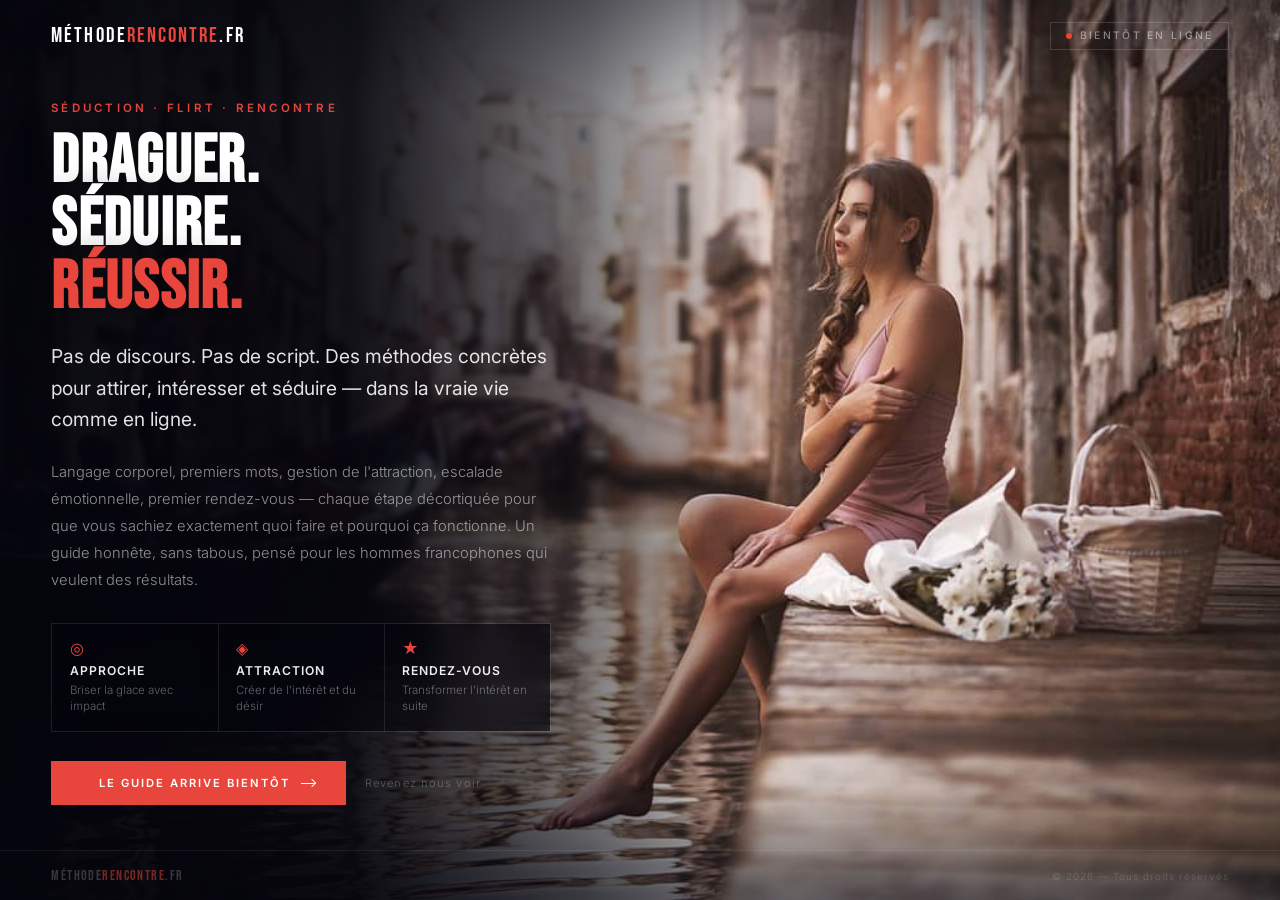
<file: index.html>
<!DOCTYPE html>
<html lang="fr">
<head>
  <meta charset="UTF-8"/>
  <meta name="viewport" content="width=device-width, initial-scale=1.0"/>
  <title>Méthode Rencontre — Comment Séduire, Draguer et Flirter : Le Guide</title>
  <meta name="description" content="Comment séduire une femme, draguer avec confiance et réussir ses rencontres ? Techniques de flirt, conseils de séduction et méthodes concrètes pour les hommes francophones."/>
  <link href="https://fonts.googleapis.com/css2?family=Bebas+Neue&family=Inter:wght@300;400;500;600&display=swap" rel="stylesheet"/>
  <link rel="stylesheet" href="css/styles.css"/>
  <style>

  </style>
</head>
<body>
  <div class="bg"></div>
  <div class="page">

    <nav>
      <div class="logo">Méthode<span>Rencontre</span>.fr</div>
      <div class="nav-tag"><span class="dot"></span>Bientôt en ligne</div>
    </nav>

    <main class="main">
      <div class="content">

        <p class="eyebrow">Séduction · Flirt · Rencontre</p>

        <h1>Draguer.<br/>Séduire.<br/><span class="red">Réussir.</span></h1>

        <p class="lead">Pas de discours. Pas de script. Des méthodes concrètes pour attirer, intéresser et séduire — dans la vraie vie comme en ligne.</p>

        <p class="body">Langage corporel, premiers mots, gestion de l'attraction, escalade émotionnelle, premier rendez-vous — chaque étape décortiquée pour que vous sachiez exactement quoi faire et pourquoi ça fonctionne. Un guide honnête, sans tabous, pensé pour les hommes francophones qui veulent des résultats.</p>

        <div class="pillars">
          <div class="pillar">
            <div class="pillar-icon">◎</div>
            <div class="pillar-title">Approche</div>
            <div class="pillar-sub">Briser la glace avec impact</div>
          </div>
          <div class="pillar">
            <div class="pillar-icon">◈</div>
            <div class="pillar-title">Attraction</div>
            <div class="pillar-sub">Créer de l'intérêt et du désir</div>
          </div>
          <div class="pillar">
            <div class="pillar-icon">★</div>
            <div class="pillar-title">Rendez-vous</div>
            <div class="pillar-sub">Transformer l'intérêt en suite</div>
          </div>
        </div>

        <div class="cta-row">
          <div class="btn"><span class="dot"></span>Le guide arrive bientôt<span class="btn-arrow"></span></div>
          <span class="soon">Revenez nous voir</span>
        </div>

      </div>
    </main>

    <footer>
      <div class="footer-logo">Méthode<span>Rencontre</span>.fr</div>
      <div class="footer-copy">&copy; <span id="year"></span> — Tous droits réservés</div>
    </footer>

  </div>

  <script>
      document.getElementById("year").innerHTML = new Date().getFullYear();
  </script>
</body>
</html>
</file>
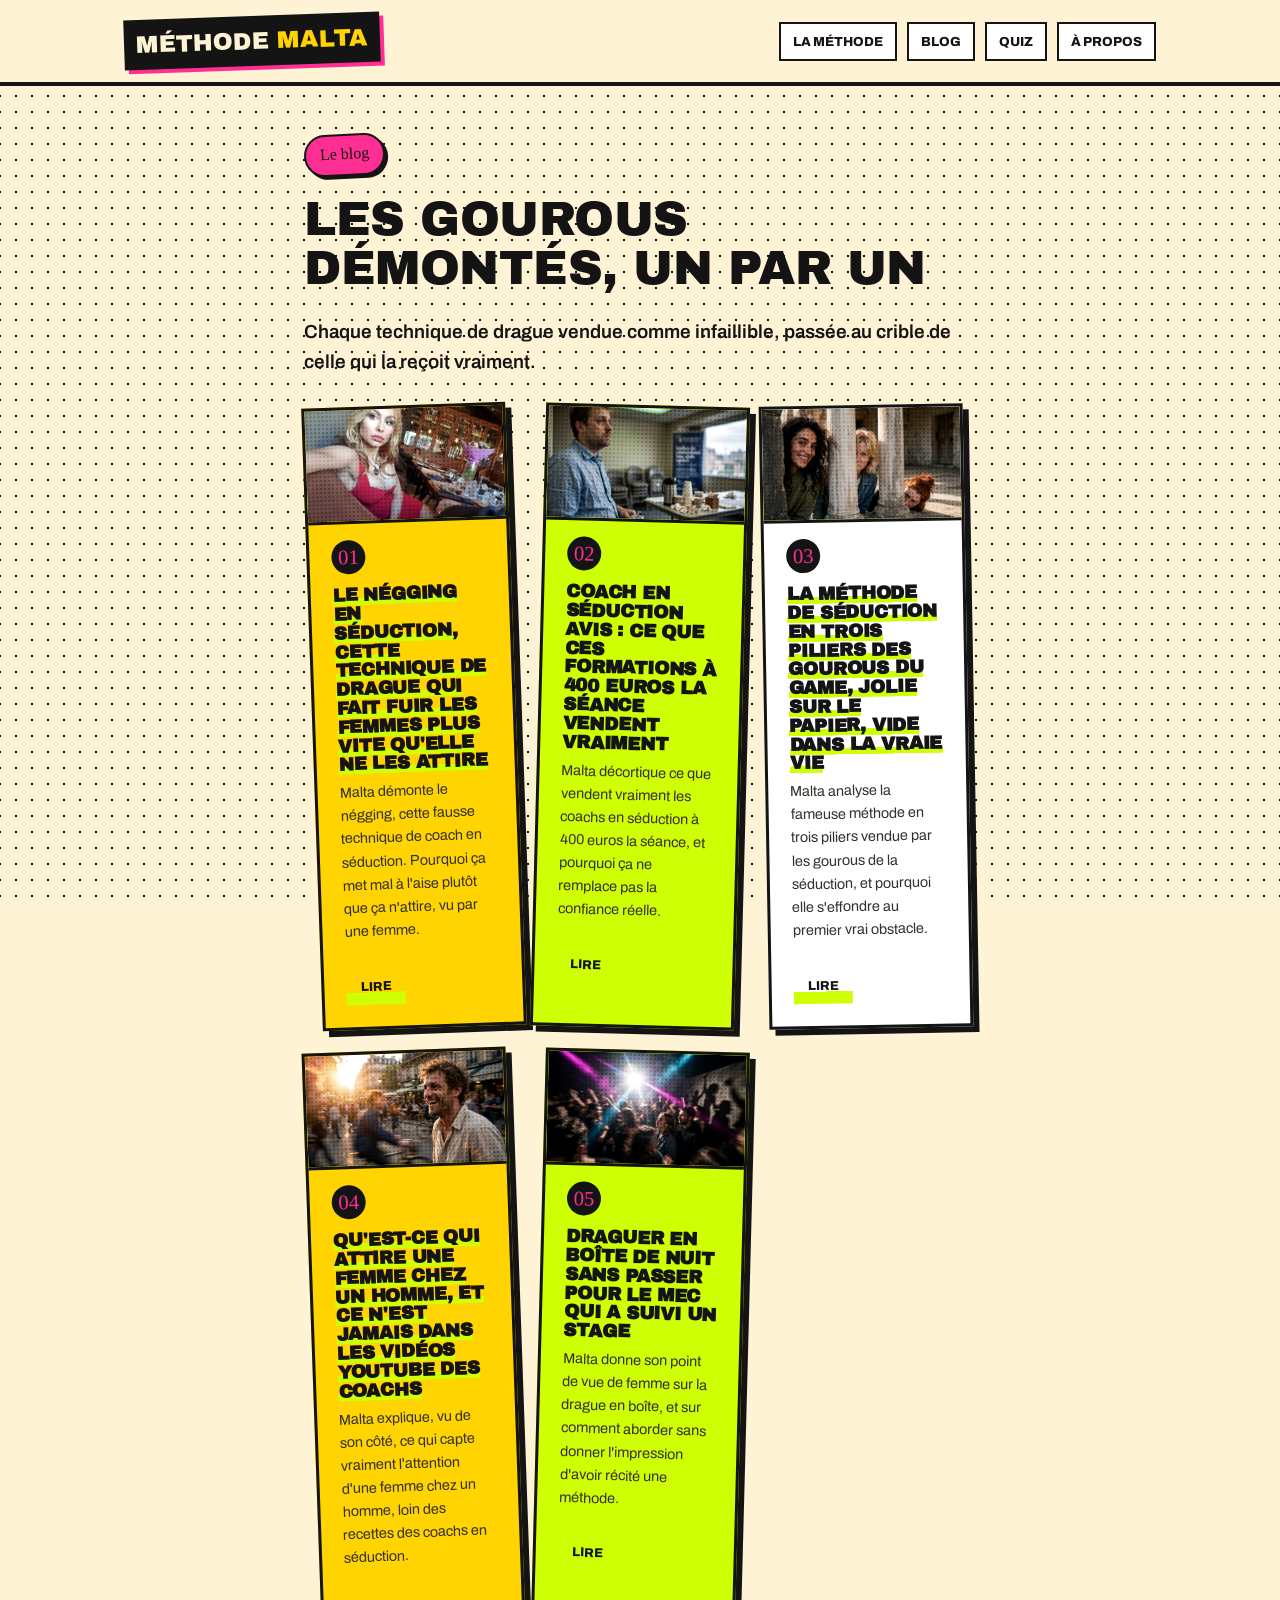
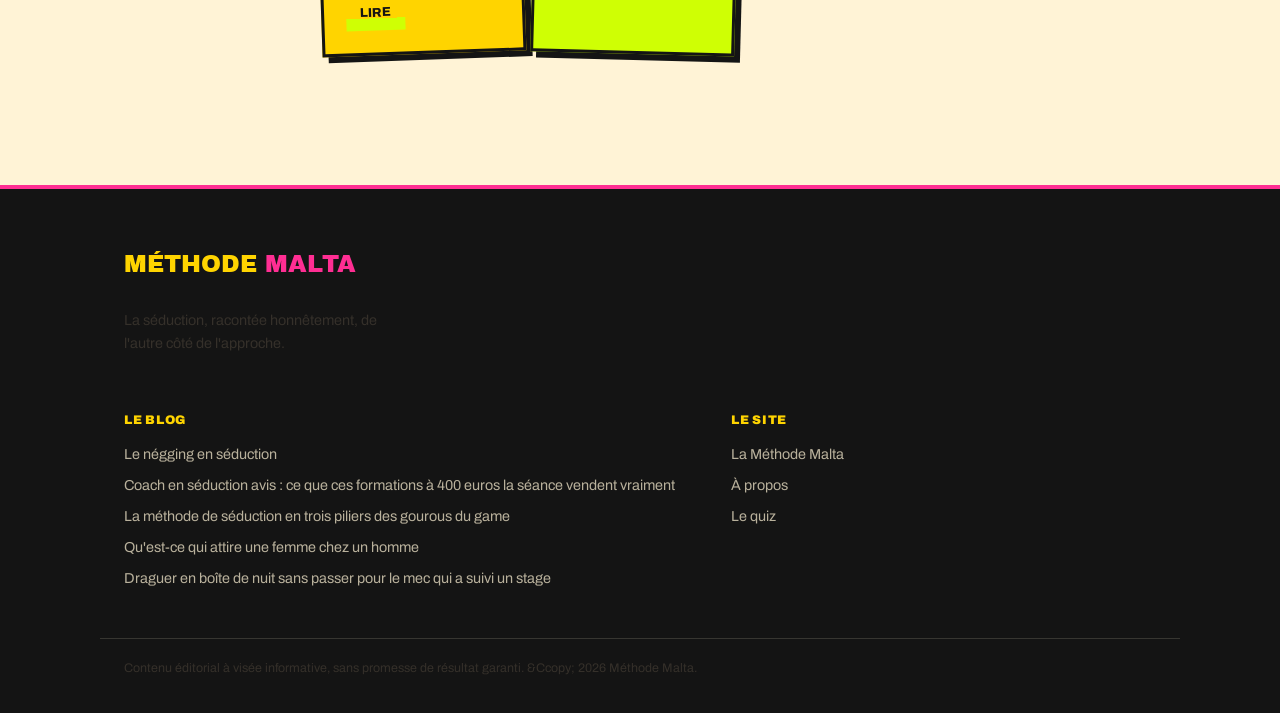
<file: blog/index.html>
<!DOCTYPE html>
<html lang="fr">
<head>
<meta charset="UTF-8">
<meta name="viewport" content="width=device-width, initial-scale=1.0">
<title>Blog, la v&eacute;rit&eacute; sur la s&eacute;duction | Méthode Malta</title>
<meta name="description" content="Tous les articles de Malta qui d&eacute;montent les techniques de drague et les coachs en s&eacute;duction.">
<link rel="canonical" href="https://methodemaltarencontre.fr/blog/index.html">
<meta name="robots" content="index, follow">
<meta property="og:title" content="Blog, la v&eacute;rit&eacute; sur la s&eacute;duction | Méthode Malta">
<meta property="og:description" content="Tous les articles de Malta qui d&eacute;montent les techniques de drague et les coachs en s&eacute;duction.">
<link rel="preconnect" href="https://fonts.googleapis.com">
<link rel="preconnect" href="https://fonts.gstatic.com" crossorigin>
<link href="https://fonts.googleapis.com/css2?family=Archivo+Black&family=Permanent+Marker&family=Archivo:wght@400;500;600;700;800;900&display=swap" rel="stylesheet">
<link rel="stylesheet" href="../css/style.css">
</head>
<body>
<header class="site-header">
  <div class="wrap header-inner">
    <a class="logo" href="../index.html">M&eacute;thode <span>Malta</span></a>
    <nav class="main-nav">
      <a href="../methode.html">La M&eacute;thode</a>
      <a href="../blog/index.html">Blog</a>
      <a href="../quiz.html">Quiz</a>
      <a href="../a-propos.html">&Agrave; propos</a>
    </nav>
  </div>
</header>
<main>
  <article class="wrap article-page">
    <p class="kicker">Le blog</p>
    <h1>Les gourous d&eacute;mont&eacute;s, un par un</h1>
    <p class="lead">Chaque technique de drague vendue comme infaillible, pass&eacute;e au crible de celle qui la re&ccedil;oit vraiment.</p>
    <div class="blog-grid">
      <article class="blog-card">
  <a class="card-thumb" href="negging.html" aria-hidden="true" tabindex="-1"><img src="../images/blog/negging-couverture.jpg" loading="lazy" alt="Une femme seule à la table d'un bar"></a>
  <span class="index-num">01</span>
  <div>
    <h3><a href="negging.html">Le négging en séduction, cette technique de drague qui fait fuir les femmes plus vite qu'elle ne les attire</a></h3>
    <p>Malta démonte le négging, cette fausse technique de coach en séduction. Pourquoi ça met mal à l'aise plutôt que ça n'attire, vu par une femme.</p>
  </div>
  <a class="btn-review" href="negging.html">Lire</a>
</article>
<article class="blog-card">
  <a class="card-thumb" href="coach-seduction.html" aria-hidden="true" tabindex="-1"><img src="../images/blog/coach-couverture.jpg" loading="lazy" alt="Un homme pendant la pause café d'un séminaire"></a>
  <span class="index-num">02</span>
  <div>
    <h3><a href="coach-seduction.html">Coach en séduction avis : ce que ces formations à 400 euros la séance vendent vraiment</a></h3>
    <p>Malta décortique ce que vendent vraiment les coachs en séduction à 400 euros la séance, et pourquoi ça ne remplace pas la confiance réelle.</p>
  </div>
  <a class="btn-review" href="coach-seduction.html">Lire</a>
</article>
<article class="blog-card">
  <a class="card-thumb" href="trois-piliers.html" aria-hidden="true" tabindex="-1"><img src="../images/blog/piliers-colonnes.jpg" loading="lazy" alt="Trois femmes cachées derrière trois colonnes de pierre"></a>
  <span class="index-num">03</span>
  <div>
    <h3><a href="trois-piliers.html">La méthode de séduction en trois piliers des gourous du game, jolie sur le papier, vide dans la vraie vie</a></h3>
    <p>Malta analyse la fameuse méthode en trois piliers vendue par les gourous de la séduction, et pourquoi elle s'effondre au premier vrai obstacle.</p>
  </div>
  <a class="btn-review" href="trois-piliers.html">Lire</a>
</article>
<article class="blog-card">
  <a class="card-thumb" href="femme-remarque.html" aria-hidden="true" tabindex="-1"><img src="../images/blog/femme-remarque-couverture.jpg" loading="lazy" alt="Un homme éclate de rire dans une rue de Paris"></a>
  <span class="index-num">04</span>
  <div>
    <h3><a href="femme-remarque.html">Qu'est-ce qui attire une femme chez un homme, et ce n'est jamais dans les vidéos YouTube des coachs</a></h3>
    <p>Malta explique, vu de son côté, ce qui capte vraiment l'attention d'une femme chez un homme, loin des recettes des coachs en séduction.</p>
  </div>
  <a class="btn-review" href="femme-remarque.html">Lire</a>
</article>
<article class="blog-card">
  <a class="card-thumb" href="boite-de-nuit.html" aria-hidden="true" tabindex="-1"><img src="../images/blog/boite-piste.jpg" loading="lazy" alt="Une piste de danse bondée"></a>
  <span class="index-num">05</span>
  <div>
    <h3><a href="boite-de-nuit.html">Draguer en boîte de nuit sans passer pour le mec qui a suivi un stage</a></h3>
    <p>Malta donne son point de vue de femme sur la drague en boîte, et sur comment aborder sans donner l'impression d'avoir récité une méthode.</p>
  </div>
  <a class="btn-review" href="boite-de-nuit.html">Lire</a>
</article>
    </div>
  </article>
</main>
<footer class="site-footer">
  <div class="wrap footer-inner">
    <div>
      <p class="logo footer-logo">M&eacute;thode <span>Malta</span></p>
      <p class="footer-tag">La s&eacute;duction, racont&eacute;e honn&ecirc;tement, de l'autre c&ocirc;t&eacute; de l'approche.</p>
    </div>
    <div class="footer-cols">
      <div>
        <p class="footer-h">Le blog</p>
        <a href="../blog/negging.html">Le négging en séduction</a>
<a href="../blog/coach-seduction.html">Coach en séduction avis : ce que ces formations à 400 euros la séance vendent vraiment</a>
<a href="../blog/trois-piliers.html">La méthode de séduction en trois piliers des gourous du game</a>
<a href="../blog/femme-remarque.html">Qu'est-ce qui attire une femme chez un homme</a>
<a href="../blog/boite-de-nuit.html">Draguer en boîte de nuit sans passer pour le mec qui a suivi un stage</a>
      </div>
      <div>
        <p class="footer-h">Le site</p>
        <a href="../methode.html">La M&eacute;thode Malta</a>
        <a href="../a-propos.html">&Agrave; propos</a>
        <a href="../quiz.html">Le quiz</a>
      </div>
    </div>
  </div>
  <div class="wrap footer-legal">
    <p>Contenu &eacute;ditorial &agrave; vis&eacute;e informative, sans promesse de r&eacute;sultat garanti. &Ccopy; 2026 Méthode Malta.</p>
  </div>
</footer>
</body>
</html>
</file>
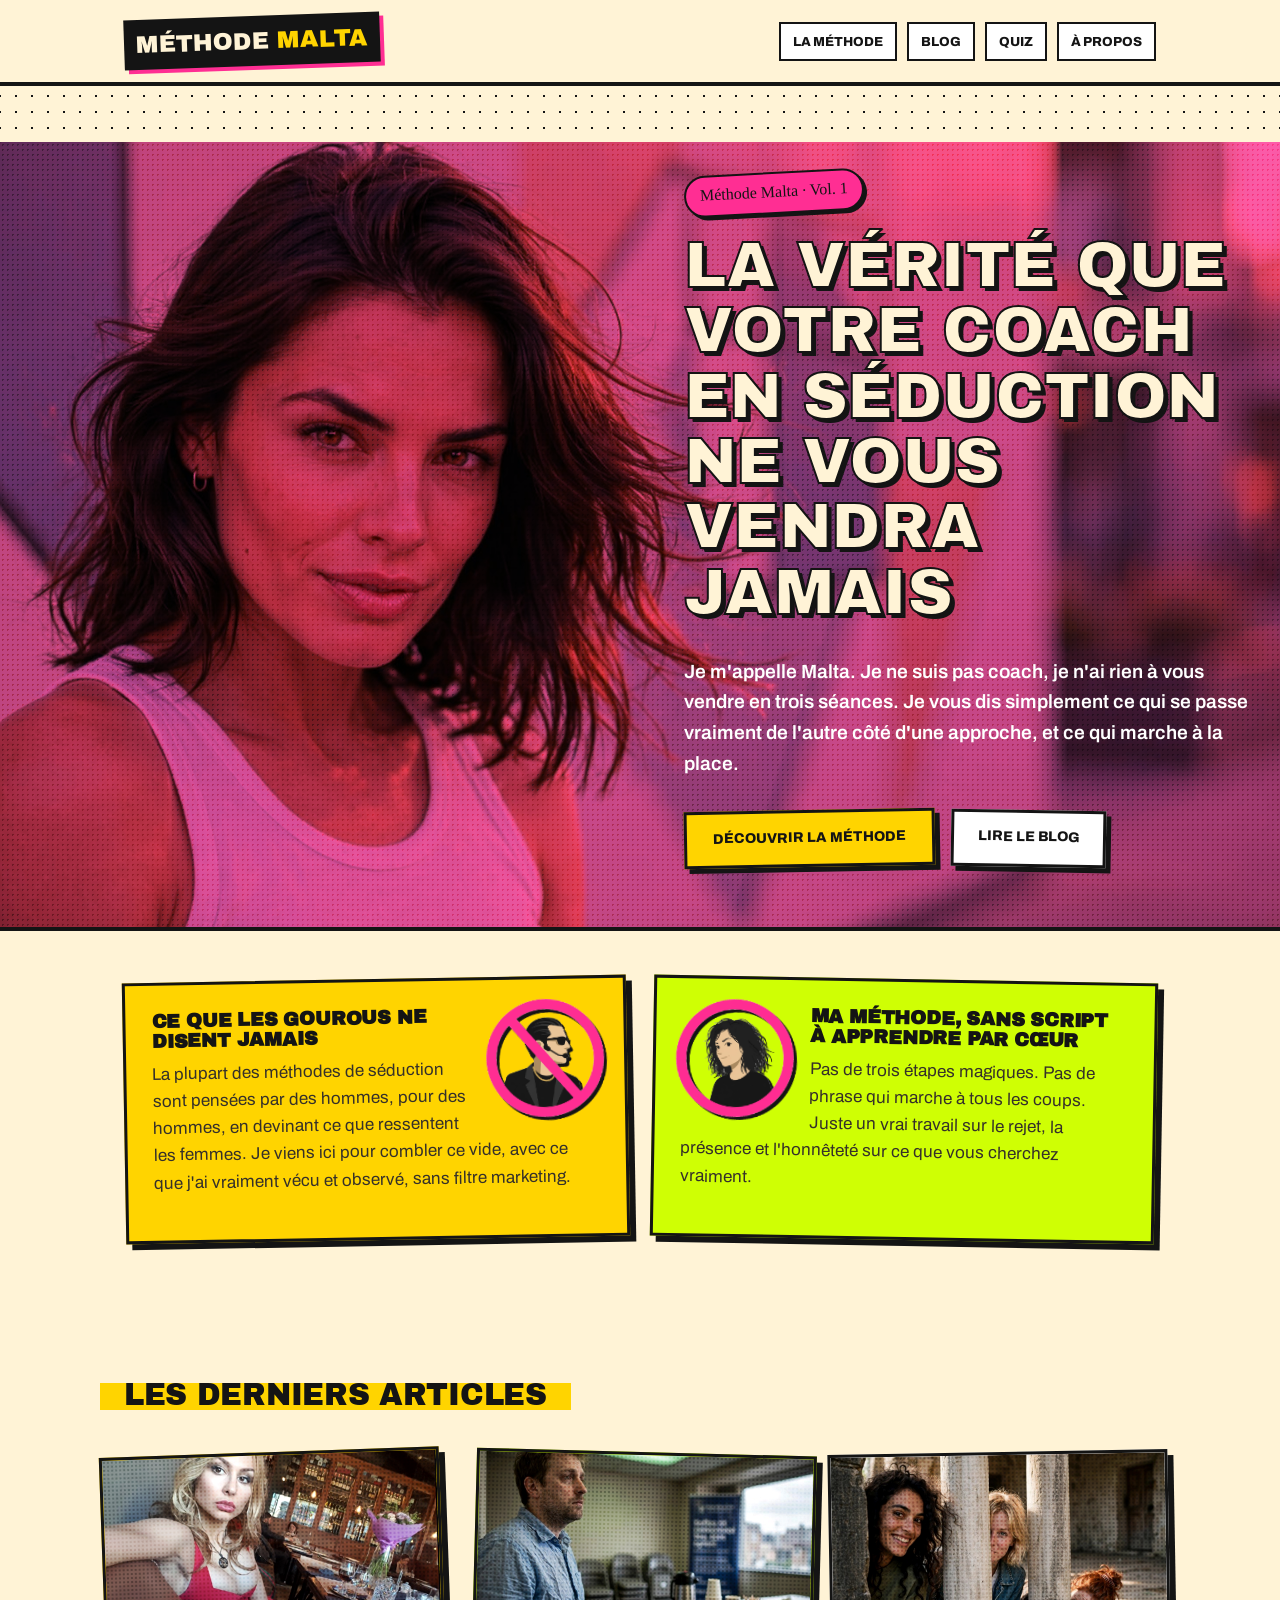
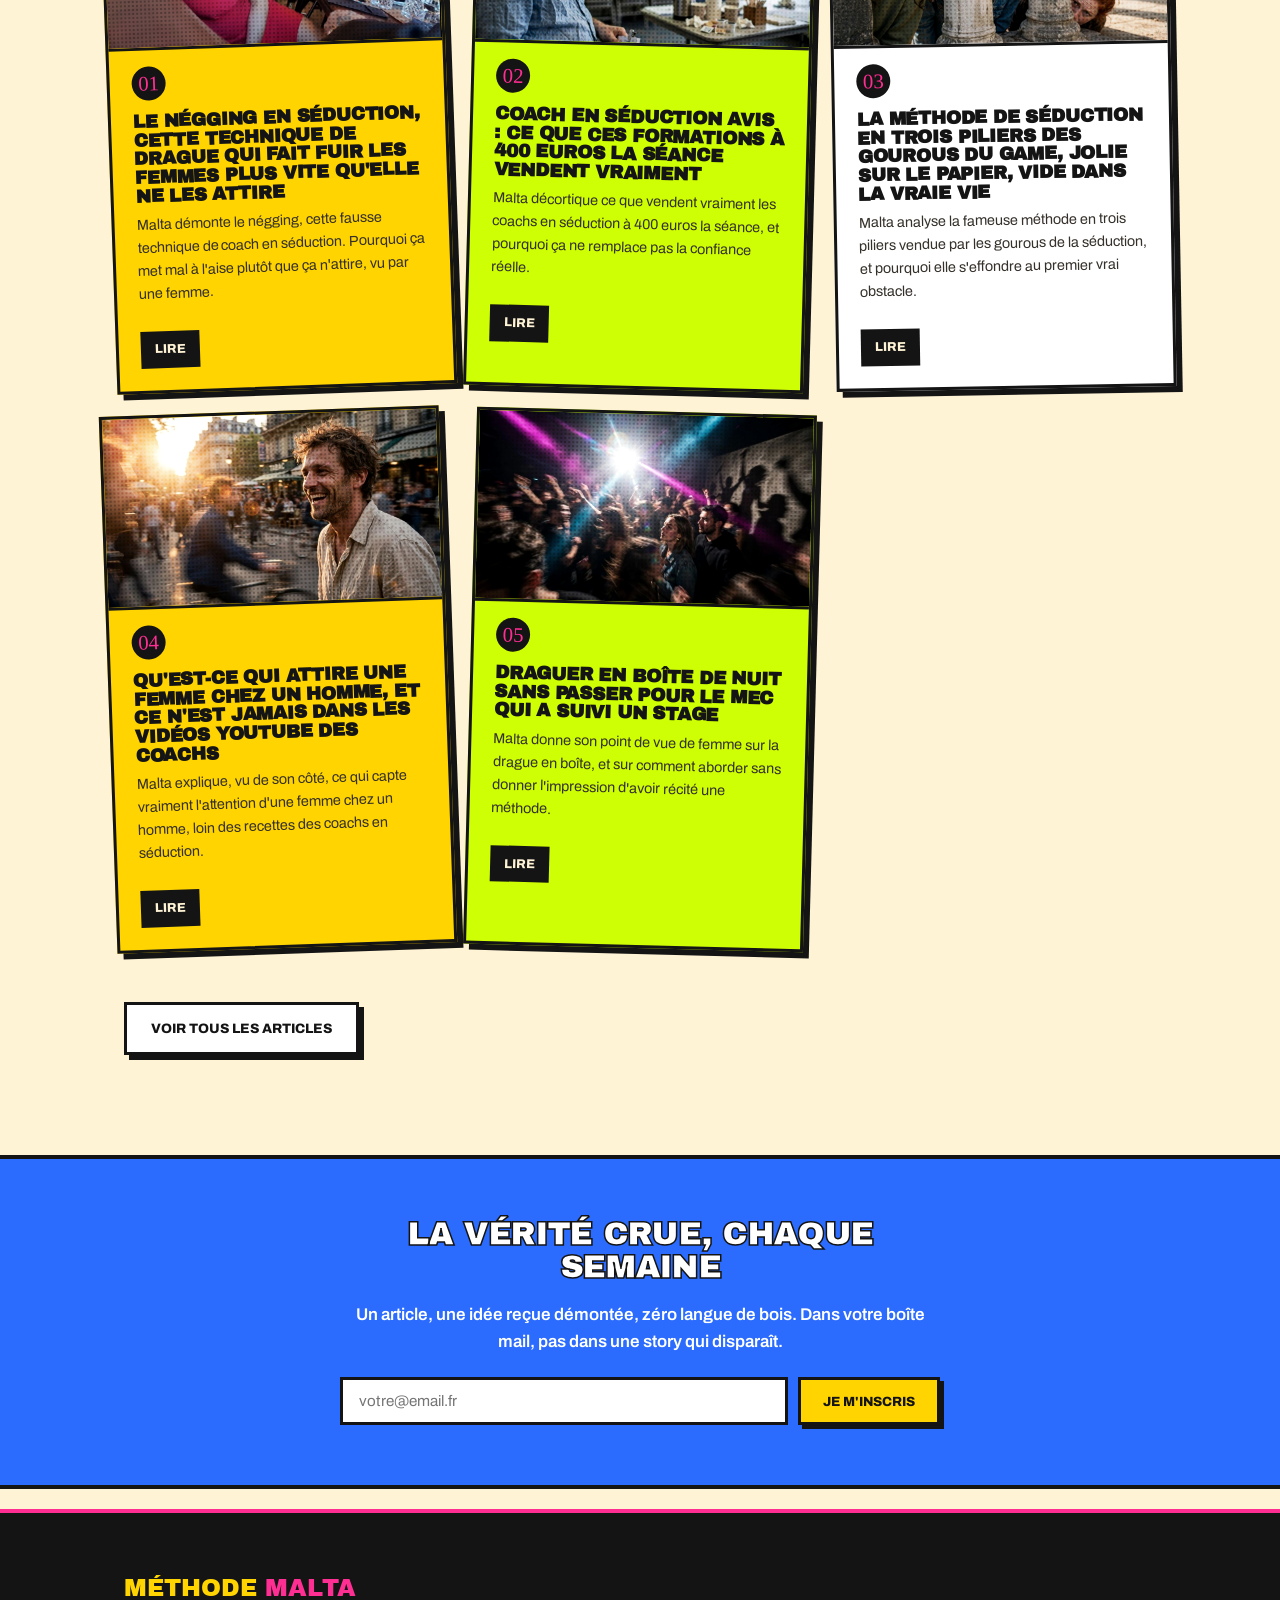
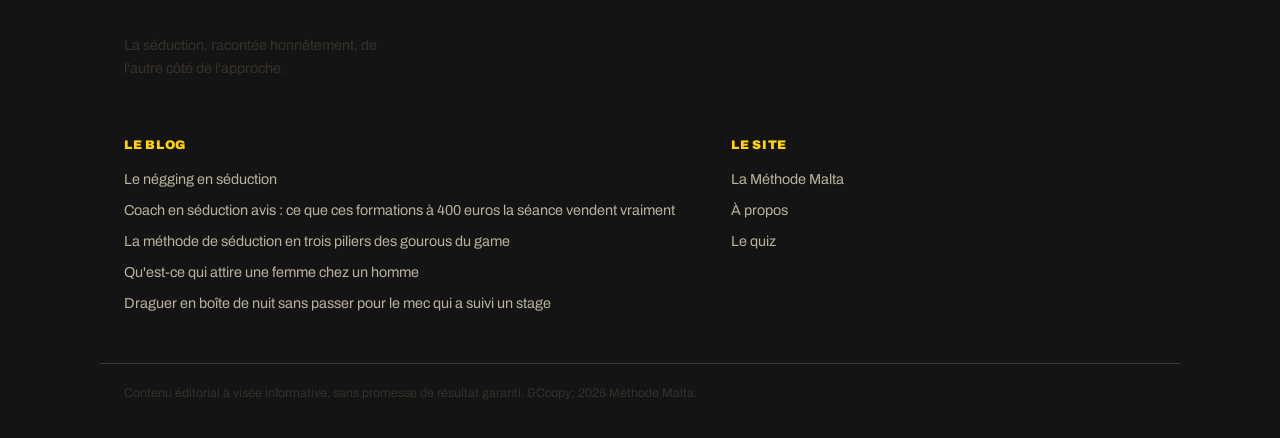
<file: _old/site/index.html>
<!DOCTYPE html>
<html lang="fr">
<head>
<meta charset="UTF-8">
<meta name="viewport" content="width=device-width, initial-scale=1.0">
<title>Méthode Malta, la vérité crue sur la séduction masculine</title>
<meta name="description" content="Malta démonte les techniques de coach en séduction et propose sa propre méthode, honnête sur ce qui marche et sur ses limites.">
<link rel="canonical" href="https://methodemaltarencontre.fr/">
<meta name="robots" content="index, follow">
<meta property="og:title" content="Méthode Malta, la vérité crue sur la séduction masculine">
<meta property="og:description" content="Malta démonte les techniques de coach en séduction et propose sa propre méthode, honnête sur ce qui marche et sur ses limites.">
<link rel="preconnect" href="https://fonts.googleapis.com">
<link rel="preconnect" href="https://fonts.gstatic.com" crossorigin>
<link href="https://fonts.googleapis.com/css2?family=Archivo+Black&family=Permanent+Marker&family=Archivo:wght@400;500;600;700;800;900&display=swap" rel="stylesheet">
<link rel="stylesheet" href="css/style.css">
</head>
<body>
<header class="site-header">
  <div class="wrap header-inner">
    <a class="logo" href="index.html">M&eacute;thode <span>Malta</span></a>
    <nav class="main-nav">
      <a href="methode.html">La M&eacute;thode</a>
      <a href="blog/index.html">Blog</a>
      <a href="quiz.html">Quiz</a>
      <a href="a-propos.html">&Agrave; propos</a>
    </nav>
  </div>
</header>
<main>
  <section class="hero">
    <div class="hero-cover">
    <div class="wrap hero-inner">
      <p class="kicker">M&eacute;thode Malta &middot; Vol. 1</p>
      <h1>La vérité que votre coach en séduction ne vous vendra jamais</h1>
      <p class="hero-lead">Je m'appelle Malta. Je ne suis pas coach, je n'ai rien à vous vendre en trois séances. Je vous dis simplement ce qui se passe vraiment de l'autre côté d'une approche, et ce qui marche à la place.</p>
      <div class="hero-ctas">
        <a class="btn-primary" href="methode.html">D&eacute;couvrir la m&eacute;thode</a>
        <a class="btn-outline-light" href="blog/index.html">Lire le blog</a>
      </div>
    </div>
    </div>
  </section>

  <section class="wrap intro-section">
    <div class="intro-block"><img class="intro-icon" src="images/gourou-interdit.png" width="419" height="420" loading="lazy" alt="Pictogramme d'interdiction barrant la silhouette d'un gourou de la séduction"><h3>Ce que les gourous ne disent jamais</h3><p>La plupart des méthodes de séduction sont pensées par des hommes, pour des hommes, en devinant ce que ressentent les femmes. Je viens ici pour combler ce vide, avec ce que j'ai vraiment vécu et observé, sans filtre marketing.</p></div>
<div class="intro-block"><img class="intro-icon on-left" src="images/malta-approuve.png" width="419" height="420" loading="lazy" alt="Pictogramme d'une femme au regard sceptique dans un cercle, sans barre d'interdiction"><h3>Ma méthode, sans script à apprendre par cœur</h3><p>Pas de trois étapes magiques. Pas de phrase qui marche à tous les coups. Juste un vrai travail sur le rejet, la présence et l'honnêteté sur ce que vous cherchez vraiment.</p></div>
  </section>

  <section class="wrap blog-section">
    <h2 class="section-title">Les derniers articles</h2>
    <div class="blog-grid">
      <article class="blog-card">
  <a class="card-thumb" href="blog/negging.html" aria-hidden="true" tabindex="-1"><img src="images/blog/negging-couverture.jpg" loading="lazy" alt="Une femme seule à la table d'un bar"></a>
  <span class="index-num">01</span>
  <div>
    <h3><a href="blog/negging.html">Le négging en séduction, cette technique de drague qui fait fuir les femmes plus vite qu'elle ne les attire</a></h3>
    <p>Malta démonte le négging, cette fausse technique de coach en séduction. Pourquoi ça met mal à l'aise plutôt que ça n'attire, vu par une femme.</p>
  </div>
  <a class="btn-review" href="blog/negging.html">Lire</a>
</article>
<article class="blog-card">
  <a class="card-thumb" href="blog/coach-seduction.html" aria-hidden="true" tabindex="-1"><img src="images/blog/coach-couverture.jpg" loading="lazy" alt="Un homme pendant la pause café d'un séminaire"></a>
  <span class="index-num">02</span>
  <div>
    <h3><a href="blog/coach-seduction.html">Coach en séduction avis : ce que ces formations à 400 euros la séance vendent vraiment</a></h3>
    <p>Malta décortique ce que vendent vraiment les coachs en séduction à 400 euros la séance, et pourquoi ça ne remplace pas la confiance réelle.</p>
  </div>
  <a class="btn-review" href="blog/coach-seduction.html">Lire</a>
</article>
<article class="blog-card">
  <a class="card-thumb" href="blog/trois-piliers.html" aria-hidden="true" tabindex="-1"><img src="images/blog/piliers-colonnes.jpg" loading="lazy" alt="Trois femmes cachées derrière trois colonnes de pierre"></a>
  <span class="index-num">03</span>
  <div>
    <h3><a href="blog/trois-piliers.html">La méthode de séduction en trois piliers des gourous du game, jolie sur le papier, vide dans la vraie vie</a></h3>
    <p>Malta analyse la fameuse méthode en trois piliers vendue par les gourous de la séduction, et pourquoi elle s'effondre au premier vrai obstacle.</p>
  </div>
  <a class="btn-review" href="blog/trois-piliers.html">Lire</a>
</article>
<article class="blog-card">
  <a class="card-thumb" href="blog/femme-remarque.html" aria-hidden="true" tabindex="-1"><img src="images/blog/femme-remarque-couverture.jpg" loading="lazy" alt="Un homme éclate de rire dans une rue de Paris"></a>
  <span class="index-num">04</span>
  <div>
    <h3><a href="blog/femme-remarque.html">Qu'est-ce qui attire une femme chez un homme, et ce n'est jamais dans les vidéos YouTube des coachs</a></h3>
    <p>Malta explique, vu de son côté, ce qui capte vraiment l'attention d'une femme chez un homme, loin des recettes des coachs en séduction.</p>
  </div>
  <a class="btn-review" href="blog/femme-remarque.html">Lire</a>
</article>
<article class="blog-card">
  <a class="card-thumb" href="blog/boite-de-nuit.html" aria-hidden="true" tabindex="-1"><img src="images/blog/boite-piste.jpg" loading="lazy" alt="Une piste de danse bondée"></a>
  <span class="index-num">05</span>
  <div>
    <h3><a href="blog/boite-de-nuit.html">Draguer en boîte de nuit sans passer pour le mec qui a suivi un stage</a></h3>
    <p>Malta donne son point de vue de femme sur la drague en boîte, et sur comment aborder sans donner l'impression d'avoir récité une méthode.</p>
  </div>
  <a class="btn-review" href="blog/boite-de-nuit.html">Lire</a>
</article>
    </div>
    <a class="btn-outline" href="blog/index.html">Voir tous les articles</a>
  </section>

  <section class="newsletter-block">
  <div class="newsletter-inner">
    <h3>La v&eacute;rit&eacute; crue, chaque semaine</h3>
    <p>Un article, une id&eacute;e re&ccedil;ue d&eacute;mont&eacute;e, zéro langue de bois. Dans votre bo&icirc;te mail, pas dans une story qui dispara&icirc;t.</p>
    <form class="newsletter-form" onsubmit="return false;">
      <input type="email" placeholder="votre@email.fr" required>
      <button type="submit">Je m'inscris</button>
    </form>
  </div>
</section>
</main>
<footer class="site-footer">
  <div class="wrap footer-inner">
    <div>
      <p class="logo footer-logo">M&eacute;thode <span>Malta</span></p>
      <p class="footer-tag">La s&eacute;duction, racont&eacute;e honn&ecirc;tement, de l'autre c&ocirc;t&eacute; de l'approche.</p>
    </div>
    <div class="footer-cols">
      <div>
        <p class="footer-h">Le blog</p>
        <a href="blog/negging.html">Le négging en séduction</a>
<a href="blog/coach-seduction.html">Coach en séduction avis : ce que ces formations à 400 euros la séance vendent vraiment</a>
<a href="blog/trois-piliers.html">La méthode de séduction en trois piliers des gourous du game</a>
<a href="blog/femme-remarque.html">Qu'est-ce qui attire une femme chez un homme</a>
<a href="blog/boite-de-nuit.html">Draguer en boîte de nuit sans passer pour le mec qui a suivi un stage</a>
      </div>
      <div>
        <p class="footer-h">Le site</p>
        <a href="methode.html">La M&eacute;thode Malta</a>
        <a href="a-propos.html">&Agrave; propos</a>
        <a href="quiz.html">Le quiz</a>
      </div>
    </div>
  </div>
  <div class="wrap footer-legal">
    <p>Contenu &eacute;ditorial &agrave; vis&eacute;e informative, sans promesse de r&eacute;sultat garanti. &Ccopy; 2026 Méthode Malta.</p>
  </div>
</footer>
</body>
</html>
</file>
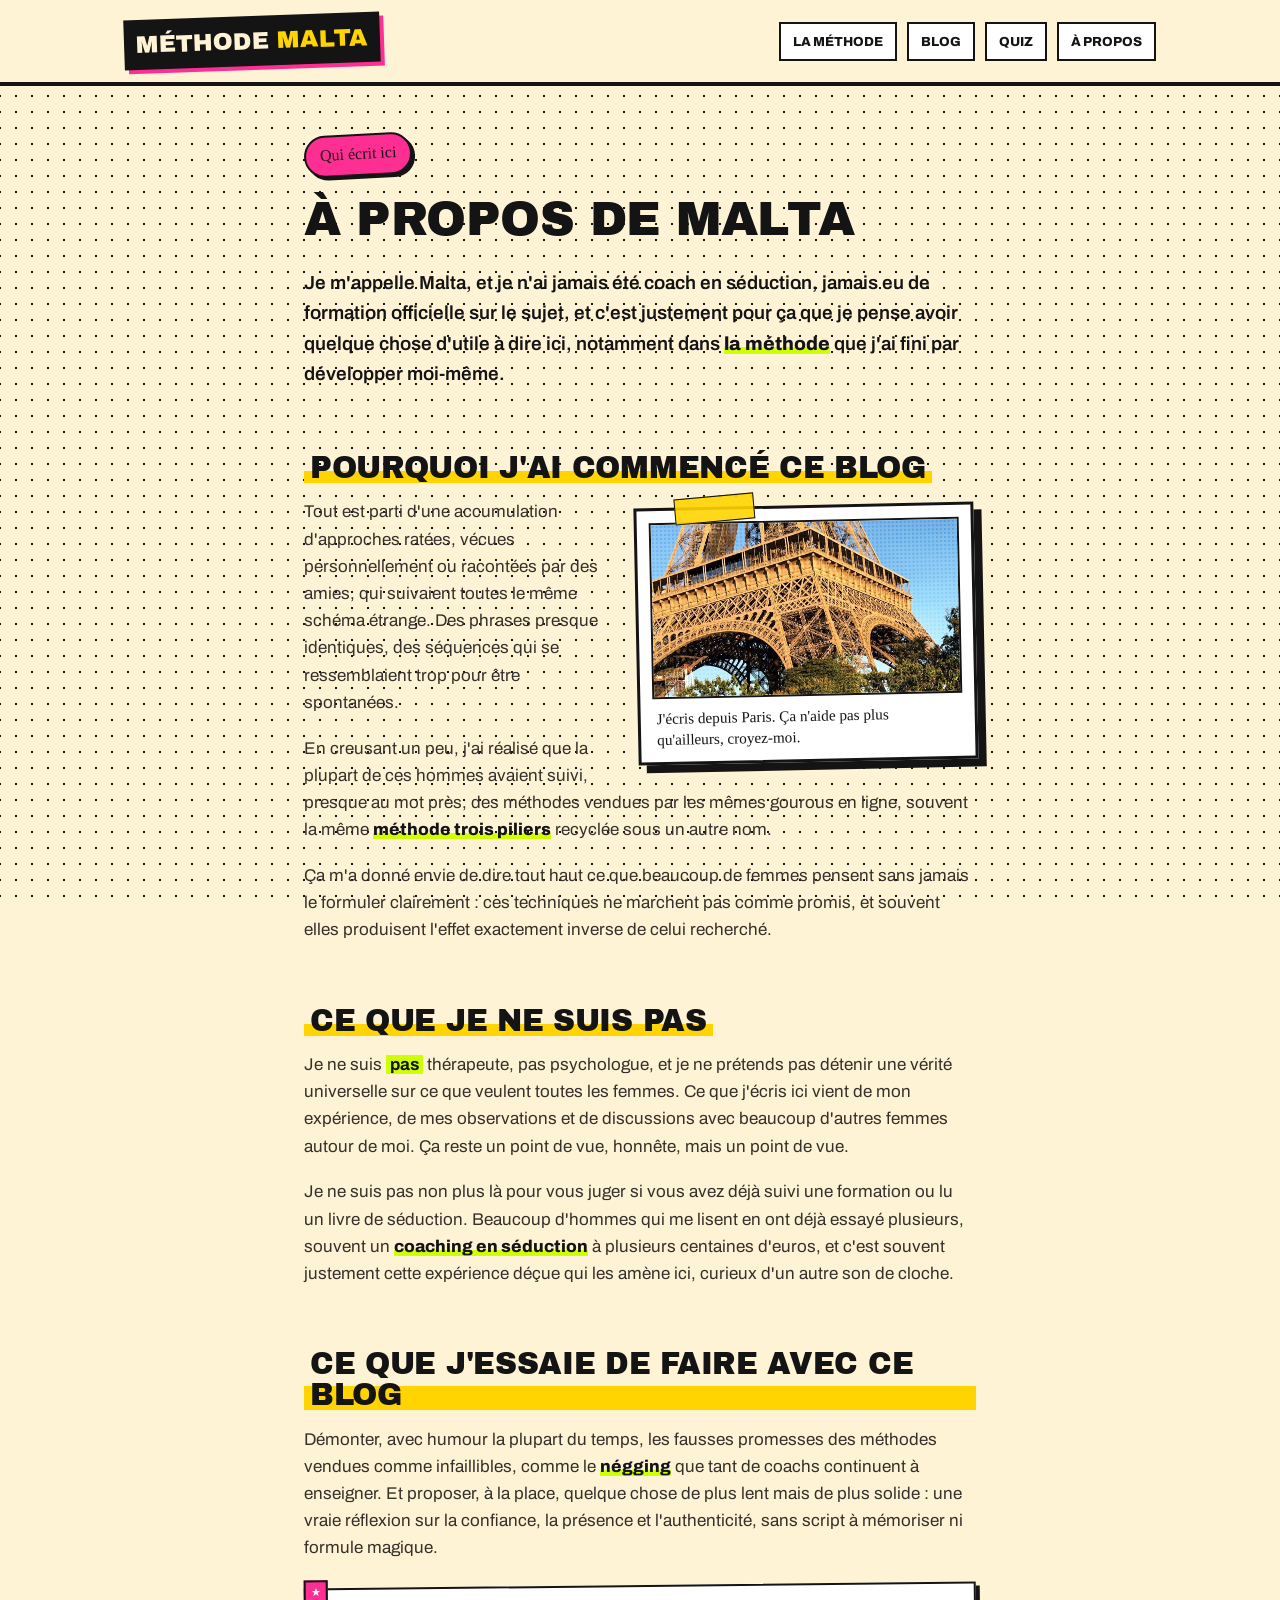
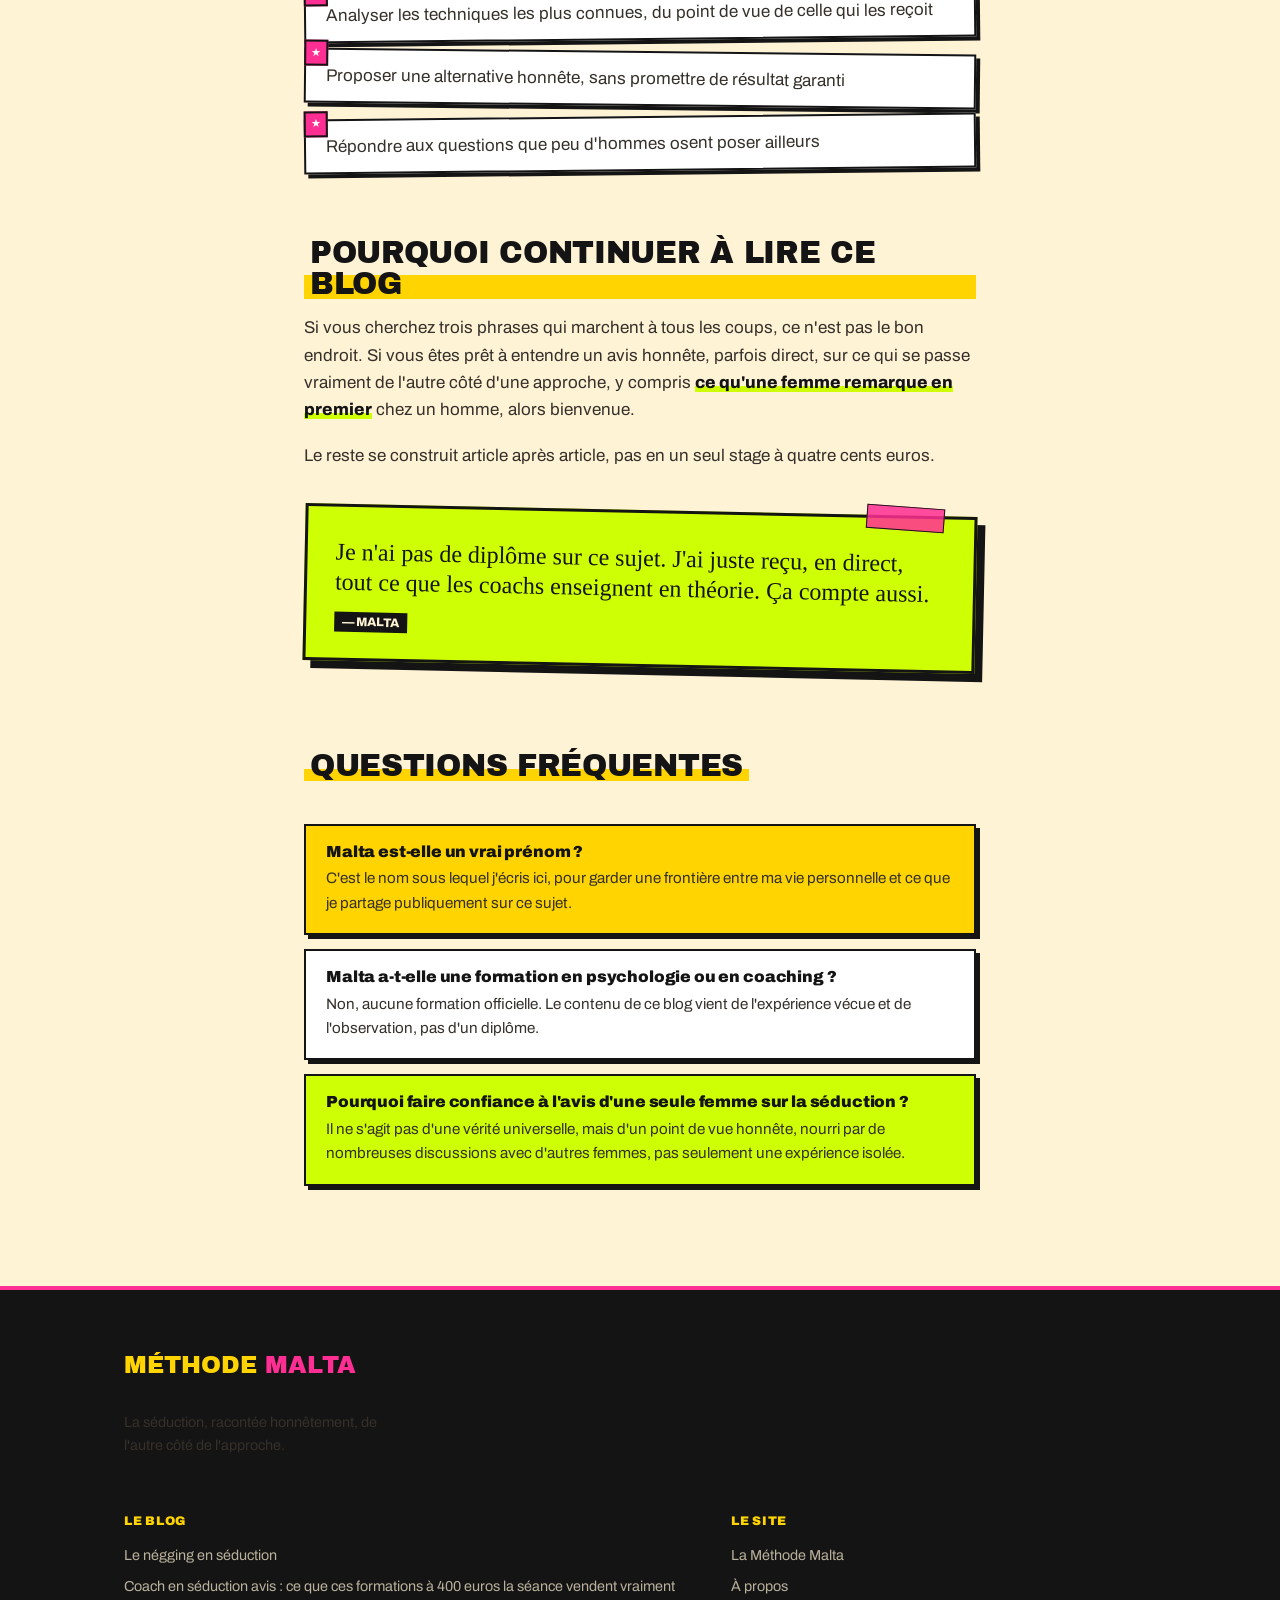
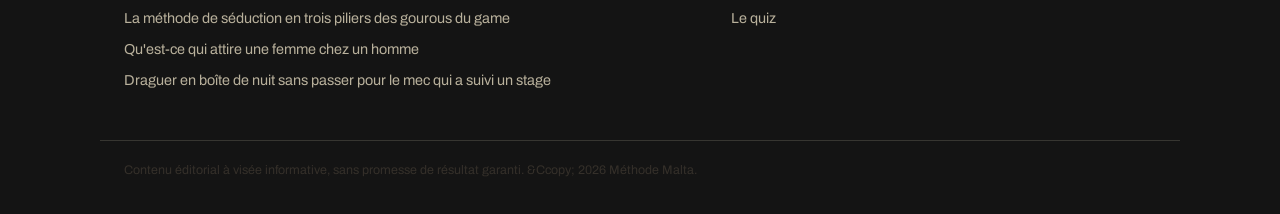
<file: a-propos.html>
<!DOCTYPE html>
<html lang="fr">
<head>
<meta charset="UTF-8">
<meta name="viewport" content="width=device-width, initial-scale=1.0">
<title>Qui est Malta ? À propos du blog Méthode Malta | Méthode Malta</title>
<meta name="description" content="Malta se présente, pourquoi elle a lancé ce blog, et pourquoi un homme devrait écouter le point de vue d'une femme sur la séduction.">
<link rel="canonical" href="https://methodemaltarencontre.fr/a-propos.html">
<meta name="robots" content="index, follow">
<meta property="og:title" content="Qui est Malta ? À propos du blog Méthode Malta | Méthode Malta">
<meta property="og:description" content="Malta se présente, pourquoi elle a lancé ce blog, et pourquoi un homme devrait écouter le point de vue d'une femme sur la séduction.">
<link rel="preconnect" href="https://fonts.googleapis.com">
<link rel="preconnect" href="https://fonts.gstatic.com" crossorigin>
<link href="https://fonts.googleapis.com/css2?family=Archivo+Black&family=Permanent+Marker&family=Archivo:wght@400;500;600;700;800;900&display=swap" rel="stylesheet">
<link rel="stylesheet" href="css/style.css">
</head>
<body>
<header class="site-header">
  <div class="wrap header-inner">
    <a class="logo" href="index.html">M&eacute;thode <span>Malta</span></a>
    <nav class="main-nav">
      <a href="methode.html">La M&eacute;thode</a>
      <a href="blog/index.html">Blog</a>
      <a href="quiz.html">Quiz</a>
      <a href="a-propos.html">&Agrave; propos</a>
    </nav>
  </div>
</header>
<main>
  <article class="wrap article-page">
    <p class="kicker">Qui &eacute;crit ici</p>
    <h1>À propos de Malta</h1>
    <p class="lead">Je m'appelle Malta, et je n'ai jamais été coach en séduction, jamais eu de formation officielle sur le sujet, et c'est justement pour ça que je pense avoir quelque chose d'utile à dire ici, notamment dans <a href="methode.html">la méthode</a> que j'ai fini par développer moi-même.</p>

    <h2>Pourquoi j'ai commencé ce blog</h2>
<figure class="photo-frame photo-aside">
  <div class="photo-media">
    <img src="images/paris-ambiance.jpg" width="1119" height="629" loading="lazy" alt="La tour Eiffel vue depuis les jardins en fin de journée">
  </div>
  <figcaption>J'écris depuis Paris. Ça n'aide pas plus qu'ailleurs, croyez-moi.</figcaption>
</figure>
<p>Tout est parti d'une accumulation d'approches ratées, vécues personnellement ou racontées par des amies, qui suivaient toutes le même schéma étrange. Des phrases presque identiques, des séquences qui se ressemblaient trop pour être spontanées.</p>
<p>En creusant un peu, j'ai réalisé que la plupart de ces hommes avaient suivi, presque au mot près, des méthodes vendues par les mêmes gourous en ligne, souvent la même <a href="blog/trois-piliers.html">méthode trois piliers</a> recyclée sous un autre nom.</p>
<p>Ça m'a donné envie de dire tout haut ce que beaucoup de femmes pensent sans jamais le formuler clairement : ces techniques ne marchent pas comme promis, et souvent elles produisent l'effet exactement inverse de celui recherché.</p>
<h2>Ce que je ne suis pas</h2>
<p>Je ne suis <strong>pas</strong> thérapeute, pas psychologue, et je ne prétends pas détenir une vérité universelle sur ce que veulent toutes les femmes. Ce que j'écris ici vient de mon expérience, de mes observations et de discussions avec beaucoup d'autres femmes autour de moi. Ça reste un point de vue, honnête, mais un point de vue.</p>
<p>Je ne suis pas non plus là pour vous juger si vous avez déjà suivi une formation ou lu un livre de séduction. Beaucoup d'hommes qui me lisent en ont déjà essayé plusieurs, souvent un <a href="blog/coach-seduction.html">coaching en séduction</a> à plusieurs centaines d'euros, et c'est souvent justement cette expérience déçue qui les amène ici, curieux d'un autre son de cloche.</p>
<h2>Ce que j'essaie de faire avec ce blog</h2>
<p>Démonter, avec humour la plupart du temps, les fausses promesses des méthodes vendues comme infaillibles, comme le <a href="blog/negging.html">négging</a> que tant de coachs continuent à enseigner. Et proposer, à la place, quelque chose de plus lent mais de plus solide : une vraie réflexion sur la confiance, la présence et l'authenticité, sans script à mémoriser ni formule magique.</p>
<ul class="check-list">
<li>Analyser les techniques les plus connues, du point de vue de celle qui les reçoit</li>
<li>Proposer une alternative honnête, sans promettre de résultat garanti</li>
<li>Répondre aux questions que peu d'hommes osent poser ailleurs</li>
</ul>
<h2>Pourquoi continuer à lire ce blog</h2>
<p>Si vous cherchez trois phrases qui marchent à tous les coups, ce n'est pas le bon endroit. Si vous êtes prêt à entendre un avis honnête, parfois direct, sur ce qui se passe vraiment de l'autre côté d'une approche, y compris <a href="blog/femme-remarque.html">ce qu'une femme remarque en premier</a> chez un homme, alors bienvenue.</p>
<p>Le reste se construit article après article, pas en un seul stage à quatre cents euros.</p>
    <blockquote class="malta-take">
  <span class="malta-take-mark">&ldquo;</span>
  <p>Je n'ai pas de diplôme sur ce sujet. J'ai juste reçu, en direct, tout ce que les coachs enseignent en théorie. Ça compte aussi.</p>
  <cite>&mdash; Malta</cite>
</blockquote>

    <h2>Questions fr&eacute;quentes</h2>
    <div class="faq-block">
<div class="faq-item"><h3>Malta est-elle un vrai prénom ?</h3><p>C'est le nom sous lequel j'écris ici, pour garder une frontière entre ma vie personnelle et ce que je partage publiquement sur ce sujet.</p></div>
<div class="faq-item"><h3>Malta a-t-elle une formation en psychologie ou en coaching ?</h3><p>Non, aucune formation officielle. Le contenu de ce blog vient de l'expérience vécue et de l'observation, pas d'un diplôme.</p></div>
<div class="faq-item"><h3>Pourquoi faire confiance à l'avis d'une seule femme sur la séduction ?</h3><p>Il ne s'agit pas d'une vérité universelle, mais d'un point de vue honnête, nourri par de nombreuses discussions avec d'autres femmes, pas seulement une expérience isolée.</p></div>
</div>
  </article>
</main>
<footer class="site-footer">
  <div class="wrap footer-inner">
    <div>
      <p class="logo footer-logo">M&eacute;thode <span>Malta</span></p>
      <p class="footer-tag">La s&eacute;duction, racont&eacute;e honn&ecirc;tement, de l'autre c&ocirc;t&eacute; de l'approche.</p>
    </div>
    <div class="footer-cols">
      <div>
        <p class="footer-h">Le blog</p>
        <a href="blog/negging.html">Le négging en séduction</a>
<a href="blog/coach-seduction.html">Coach en séduction avis : ce que ces formations à 400 euros la séance vendent vraiment</a>
<a href="blog/trois-piliers.html">La méthode de séduction en trois piliers des gourous du game</a>
<a href="blog/femme-remarque.html">Qu'est-ce qui attire une femme chez un homme</a>
<a href="blog/boite-de-nuit.html">Draguer en boîte de nuit sans passer pour le mec qui a suivi un stage</a>
      </div>
      <div>
        <p class="footer-h">Le site</p>
        <a href="methode.html">La M&eacute;thode Malta</a>
        <a href="a-propos.html">&Agrave; propos</a>
        <a href="quiz.html">Le quiz</a>
      </div>
    </div>
  </div>
  <div class="wrap footer-legal">
    <p>Contenu &eacute;ditorial &agrave; vis&eacute;e informative, sans promesse de r&eacute;sultat garanti. &Ccopy; 2026 Méthode Malta.</p>
  </div>
</footer>
</body>
</html>
</file>
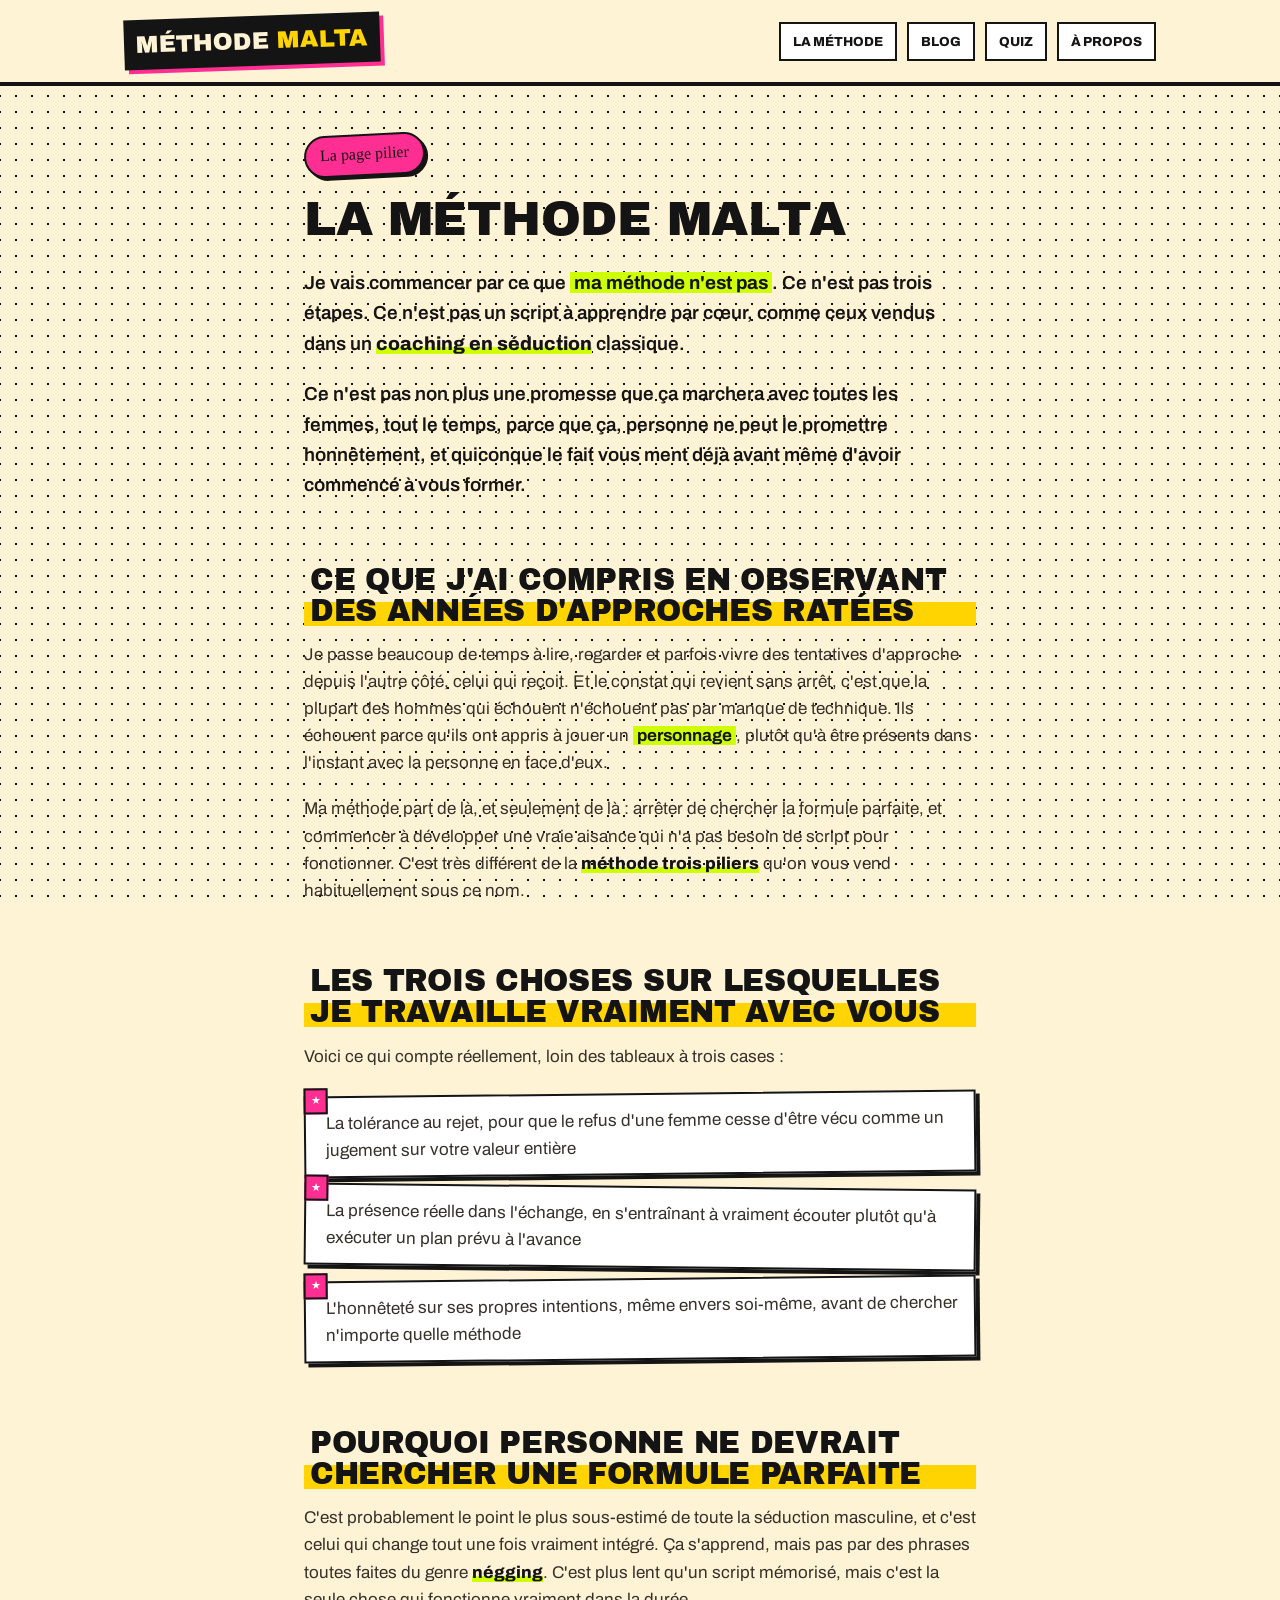
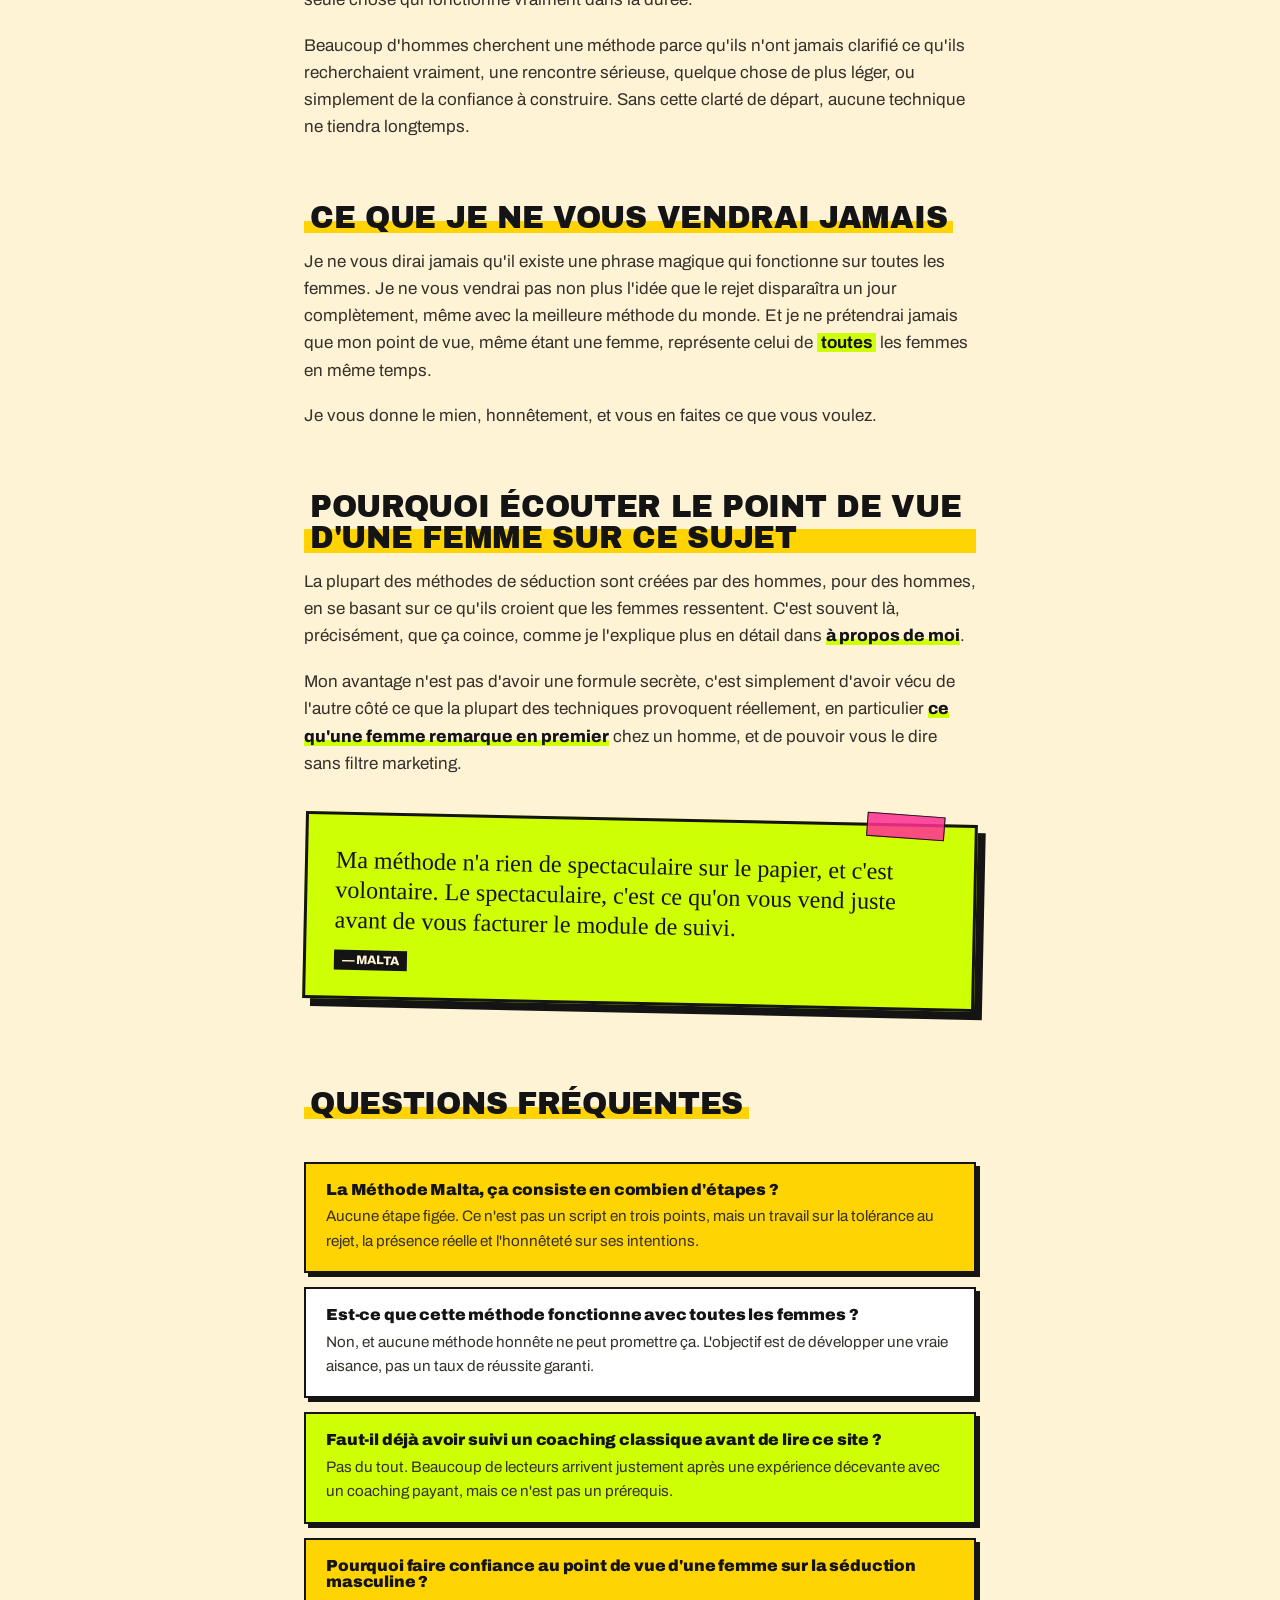
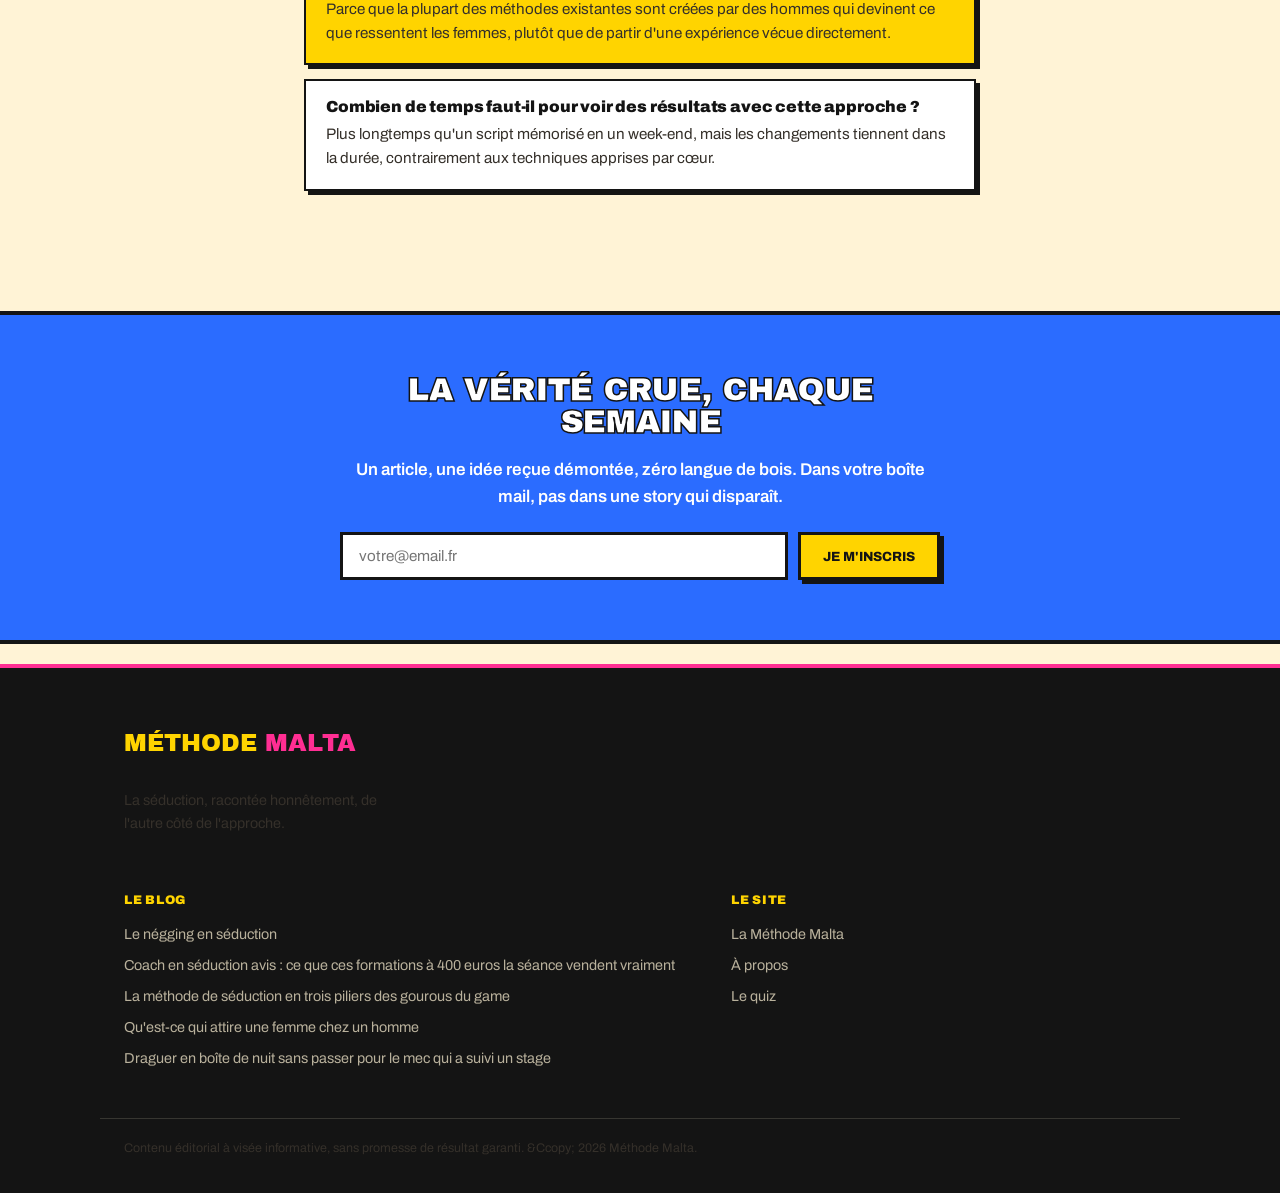
<file: methode.html>
<!DOCTYPE html>
<html lang="fr">
<head>
<meta charset="UTF-8">
<meta name="viewport" content="width=device-width, initial-scale=1.0">
<title>La Méthode Malta, l'approche honnête de la séduction | Méthode Malta</title>
<meta name="description" content="La méthode de Malta, sans recettes miracles ni scripts appris par cœur. Ce qui marche vraiment, vu et pensé par une femme.">
<link rel="canonical" href="https://methodemaltarencontre.fr/methode.html">
<meta name="robots" content="index, follow">
<meta property="og:title" content="La Méthode Malta, l'approche honnête de la séduction | Méthode Malta">
<meta property="og:description" content="La méthode de Malta, sans recettes miracles ni scripts appris par cœur. Ce qui marche vraiment, vu et pensé par une femme.">
<link rel="preconnect" href="https://fonts.googleapis.com">
<link rel="preconnect" href="https://fonts.gstatic.com" crossorigin>
<link href="https://fonts.googleapis.com/css2?family=Archivo+Black&family=Permanent+Marker&family=Archivo:wght@400;500;600;700;800;900&display=swap" rel="stylesheet">
<link rel="stylesheet" href="css/style.css">
</head>
<body>
<header class="site-header">
  <div class="wrap header-inner">
    <a class="logo" href="index.html">M&eacute;thode <span>Malta</span></a>
    <nav class="main-nav">
      <a href="methode.html">La M&eacute;thode</a>
      <a href="blog/index.html">Blog</a>
      <a href="quiz.html">Quiz</a>
      <a href="a-propos.html">&Agrave; propos</a>
    </nav>
  </div>
</header>
<main>
  <article class="wrap article-page pillar-page">
    <p class="kicker">La page pilier</p>
    <h1>La Méthode Malta</h1>
    <p class="lead">Je vais commencer par ce que <strong>ma méthode n'est pas</strong>. Ce n'est pas trois étapes. Ce n'est pas un script à apprendre par cœur, comme ceux vendus dans un <a href="blog/coach-seduction.html">coaching en séduction</a> classique.</p>
<p class="lead">Ce n'est pas non plus une promesse que ça marchera avec toutes les femmes, tout le temps, parce que ça, personne ne peut le promettre honnêtement, et quiconque le fait vous ment déjà avant même d'avoir commencé à vous former.</p>

    <h2>Ce que j'ai compris en observant des années d'approches ratées</h2>
<p>Je passe beaucoup de temps à lire, regarder et parfois vivre des tentatives d'approche depuis l'autre côté, celui qui reçoit. Et le constat qui revient sans arrêt, c'est que la plupart des hommes qui échouent n'échouent pas par manque de technique. Ils échouent parce qu'ils ont appris à jouer un <strong>personnage</strong>, plutôt qu'à être présents dans l'instant avec la personne en face d'eux.</p>
<p>Ma méthode part de là, et seulement de là : arrêter de chercher la formule parfaite, et commencer à développer une vraie aisance qui n'a pas besoin de script pour fonctionner. C'est très différent de la <a href="blog/trois-piliers.html">méthode trois piliers</a> qu'on vous vend habituellement sous ce nom.</p>
<h2>Les trois choses sur lesquelles je travaille vraiment avec vous</h2>
<p>Voici ce qui compte réellement, loin des tableaux à trois cases :</p>
<ul class="check-list">
<li>La tolérance au rejet, pour que le refus d'une femme cesse d'être vécu comme un jugement sur votre valeur entière</li>
<li>La présence réelle dans l'échange, en s'entraînant à vraiment écouter plutôt qu'à exécuter un plan prévu à l'avance</li>
<li>L'honnêteté sur ses propres intentions, même envers soi-même, avant de chercher n'importe quelle méthode</li>
</ul>
<h2>Pourquoi personne ne devrait chercher une formule parfaite</h2>
<p>C'est probablement le point le plus sous-estimé de toute la séduction masculine, et c'est celui qui change tout une fois vraiment intégré. Ça s'apprend, mais pas par des phrases toutes faites du genre <a href="blog/negging.html">négging</a>. C'est plus lent qu'un script mémorisé, mais c'est la seule chose qui fonctionne vraiment dans la durée.</p>
<p>Beaucoup d'hommes cherchent une méthode parce qu'ils n'ont jamais clarifié ce qu'ils recherchaient vraiment, une rencontre sérieuse, quelque chose de plus léger, ou simplement de la confiance à construire. Sans cette clarté de départ, aucune technique ne tiendra longtemps.</p>
<h2>Ce que je ne vous vendrai jamais</h2>
<p>Je ne vous dirai jamais qu'il existe une phrase magique qui fonctionne sur toutes les femmes. Je ne vous vendrai pas non plus l'idée que le rejet disparaîtra un jour complètement, même avec la meilleure méthode du monde. Et je ne prétendrai jamais que mon point de vue, même étant une femme, représente celui de <strong>toutes</strong> les femmes en même temps.</p>
<p>Je vous donne le mien, honnêtement, et vous en faites ce que vous voulez.</p>
<h2>Pourquoi écouter le point de vue d'une femme sur ce sujet</h2>
<p>La plupart des méthodes de séduction sont créées par des hommes, pour des hommes, en se basant sur ce qu'ils croient que les femmes ressentent. C'est souvent là, précisément, que ça coince, comme je l'explique plus en détail dans <a href="a-propos.html">à propos de moi</a>.</p>
<p>Mon avantage n'est pas d'avoir une formule secrète, c'est simplement d'avoir vécu de l'autre côté ce que la plupart des techniques provoquent réellement, en particulier <a href="blog/femme-remarque.html">ce qu'une femme remarque en premier</a> chez un homme, et de pouvoir vous le dire sans filtre marketing.</p>
    <blockquote class="malta-take">
  <span class="malta-take-mark">&ldquo;</span>
  <p>Ma méthode n'a rien de spectaculaire sur le papier, et c'est volontaire. Le spectaculaire, c'est ce qu'on vous vend juste avant de vous facturer le module de suivi.</p>
  <cite>&mdash; Malta</cite>
</blockquote>

    <h2>Questions fr&eacute;quentes</h2>
    <div class="faq-block">
<div class="faq-item"><h3>La Méthode Malta, ça consiste en combien d'étapes ?</h3><p>Aucune étape figée. Ce n'est pas un script en trois points, mais un travail sur la tolérance au rejet, la présence réelle et l'honnêteté sur ses intentions.</p></div>
<div class="faq-item"><h3>Est-ce que cette méthode fonctionne avec toutes les femmes ?</h3><p>Non, et aucune méthode honnête ne peut promettre ça. L'objectif est de développer une vraie aisance, pas un taux de réussite garanti.</p></div>
<div class="faq-item"><h3>Faut-il déjà avoir suivi un coaching classique avant de lire ce site ?</h3><p>Pas du tout. Beaucoup de lecteurs arrivent justement après une expérience décevante avec un coaching payant, mais ce n'est pas un prérequis.</p></div>
<div class="faq-item"><h3>Pourquoi faire confiance au point de vue d'une femme sur la séduction masculine ?</h3><p>Parce que la plupart des méthodes existantes sont créées par des hommes qui devinent ce que ressentent les femmes, plutôt que de partir d'une expérience vécue directement.</p></div>
<div class="faq-item"><h3>Combien de temps faut-il pour voir des résultats avec cette approche ?</h3><p>Plus longtemps qu'un script mémorisé en un week-end, mais les changements tiennent dans la durée, contrairement aux techniques apprises par cœur.</p></div>
</div>
  </article>
  <section class="newsletter-block">
  <div class="newsletter-inner">
    <h3>La v&eacute;rit&eacute; crue, chaque semaine</h3>
    <p>Un article, une id&eacute;e re&ccedil;ue d&eacute;mont&eacute;e, zéro langue de bois. Dans votre bo&icirc;te mail, pas dans une story qui dispara&icirc;t.</p>
    <form class="newsletter-form" onsubmit="return false;">
      <input type="email" placeholder="votre@email.fr" required>
      <button type="submit">Je m'inscris</button>
    </form>
  </div>
</section>
</main>
<footer class="site-footer">
  <div class="wrap footer-inner">
    <div>
      <p class="logo footer-logo">M&eacute;thode <span>Malta</span></p>
      <p class="footer-tag">La s&eacute;duction, racont&eacute;e honn&ecirc;tement, de l'autre c&ocirc;t&eacute; de l'approche.</p>
    </div>
    <div class="footer-cols">
      <div>
        <p class="footer-h">Le blog</p>
        <a href="blog/negging.html">Le négging en séduction</a>
<a href="blog/coach-seduction.html">Coach en séduction avis : ce que ces formations à 400 euros la séance vendent vraiment</a>
<a href="blog/trois-piliers.html">La méthode de séduction en trois piliers des gourous du game</a>
<a href="blog/femme-remarque.html">Qu'est-ce qui attire une femme chez un homme</a>
<a href="blog/boite-de-nuit.html">Draguer en boîte de nuit sans passer pour le mec qui a suivi un stage</a>
      </div>
      <div>
        <p class="footer-h">Le site</p>
        <a href="methode.html">La M&eacute;thode Malta</a>
        <a href="a-propos.html">&Agrave; propos</a>
        <a href="quiz.html">Le quiz</a>
      </div>
    </div>
  </div>
  <div class="wrap footer-legal">
    <p>Contenu &eacute;ditorial &agrave; vis&eacute;e informative, sans promesse de r&eacute;sultat garanti. &Ccopy; 2026 Méthode Malta.</p>
  </div>
</footer>
</body>
</html>
</file>
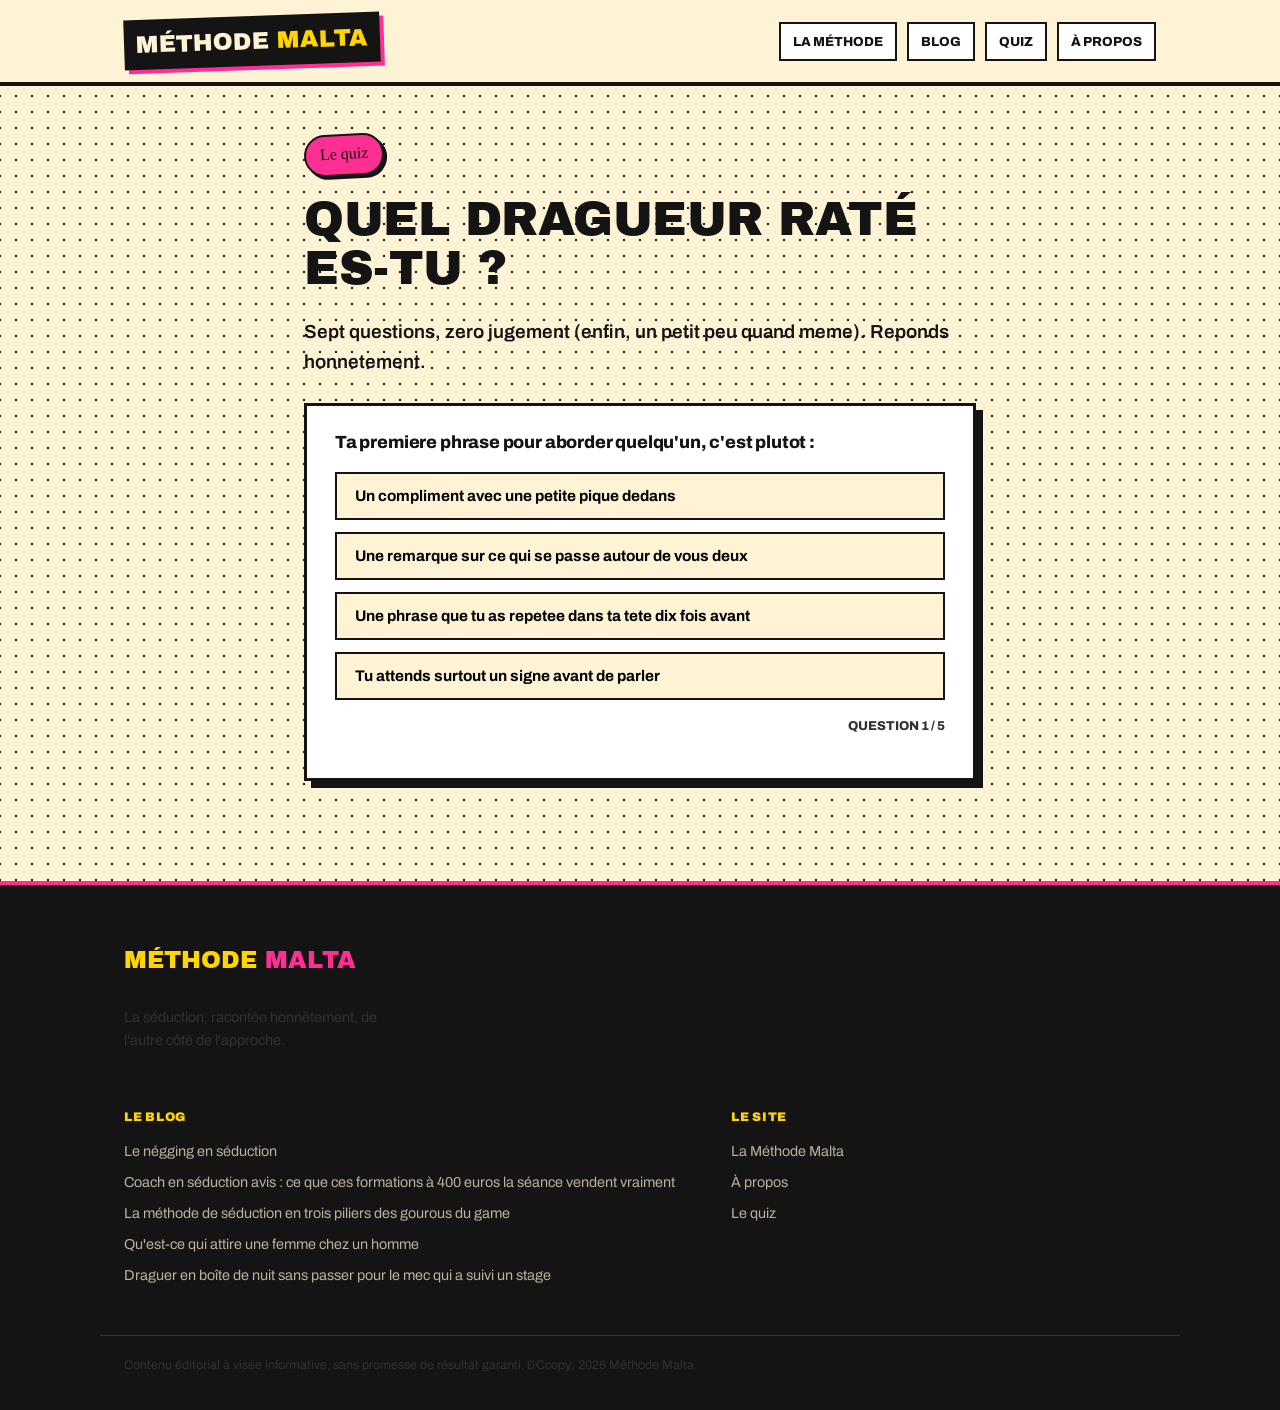
<file: quiz.html>
<!DOCTYPE html>
<html lang="fr">
<head>
<meta charset="UTF-8">
<meta name="viewport" content="width=device-width, initial-scale=1.0">
<title>Quiz, quel dragueur rat&eacute; es-tu ? | Méthode Malta</title>
<meta name="description" content="Un quiz rapide et honn&ecirc;te pour savoir quel profil de dragueur tu es vraiment.">
<link rel="canonical" href="https://methodemaltarencontre.fr/quiz.html">
<meta name="robots" content="index, follow">
<meta property="og:title" content="Quiz, quel dragueur rat&eacute; es-tu ? | Méthode Malta">
<meta property="og:description" content="Un quiz rapide et honn&ecirc;te pour savoir quel profil de dragueur tu es vraiment.">
<link rel="preconnect" href="https://fonts.googleapis.com">
<link rel="preconnect" href="https://fonts.gstatic.com" crossorigin>
<link href="https://fonts.googleapis.com/css2?family=Archivo+Black&family=Permanent+Marker&family=Archivo:wght@400;500;600;700;800;900&display=swap" rel="stylesheet">
<link rel="stylesheet" href="css/style.css">
</head>
<body>
<header class="site-header">
  <div class="wrap header-inner">
    <a class="logo" href="index.html">M&eacute;thode <span>Malta</span></a>
    <nav class="main-nav">
      <a href="methode.html">La M&eacute;thode</a>
      <a href="blog/index.html">Blog</a>
      <a href="quiz.html">Quiz</a>
      <a href="a-propos.html">&Agrave; propos</a>
    </nav>
  </div>
</header>
<main>
  <article class="wrap article-page quiz-page">
    <p class="kicker">Le quiz</p>
    <h1>Quel dragueur rat&eacute; es-tu ?</h1>
    <p class="lead">Sept questions, zero jugement (enfin, un petit peu quand meme). Reponds honnetement.</p>

    <div id="quiz-root"></div>
  </article>
</main>
<script>
const QUESTIONS = [
  {
    q: "Ta premiere phrase pour aborder quelqu'un, c'est plutot :",
    a: [
      {t: "Un compliment avec une petite pique dedans", pts: {negging: 2}},
      {t: "Une remarque sur ce qui se passe autour de vous deux", pts: {naturel: 2}},
      {t: "Une phrase que tu as repetee dans ta tete dix fois avant", pts: {script: 2}},
      {t: "Tu attends surtout un signe avant de parler", pts: {timide: 2}},
    ]
  },
  {
    q: "Face a un silence dans la conversation, tu :",
    a: [
      {t: "Paniques et sors n'importe quoi pour le combler", pts: {script: 2}},
      {t: "Le laisses exister, ce n'est pas la fin du monde", pts: {naturel: 2}},
      {t: "En profites pour glisser une remarque plus mordante", pts: {negging: 2}},
      {t: "Regardes ailleurs en esperant que ca passe", pts: {timide: 2}},
    ]
  },
  {
    q: "Un coach en seduction te propose un stage a 400 euros, tu :",
    a: [
      {t: "Tu y crois a fond, ca doit marcher", pts: {script: 2}},
      {t: "Tu ris et tu passes ton chemin", pts: {naturel: 2}},
      {t: "Tu demandes s'ils enseignent le negging", pts: {negging: 2}},
      {t: "Tu hesites une semaine avant de decider", pts: {timide: 2}},
    ]
  },
  {
    q: "Apres un rejet, ta reaction interieure ressemble a :",
    a: [
      {t: "Une remise en question totale de ta valeur", pts: {timide: 2}},
      {t: "Un haussement d'epaules, au suivant", pts: {naturel: 2}},
      {t: "Une analyse de ce qui a cloche dans ton script", pts: {script: 2}},
      {t: "Une envie de la remettre a sa place", pts: {negging: 2}},
    ]
  },
  {
    q: "En soiree, tu preferes :",
    a: [
      {t: "Suivre un plan precis d'approche", pts: {script: 2}},
      {t: "Danser et voir ce qui se passe", pts: {naturel: 2}},
      {t: "Rester avec tes amis, plus rassurant", pts: {timide: 2}},
      {t: "Tester une petite remarque bien sentie", pts: {negging: 2}},
    ]
  },
];

const RESULTS = {
  script: {
    title: "Le Recite-Par-Coeur",
    text: "Tu as surement lu ou regarde beaucoup de contenu de coachs, et ca se sent un peu trop. La bonne nouvelle : le naturel, ca s'apprend aussi, juste differemment."
  },
  negging: {
    title: "Le Negger malgre lui",
    text: "Tu penses jouer finement, mais cote face, ca se lit surtout comme un manque d'assurance. Un vrai compliment marche mieux qu'une pique deguisee."
  },
  timide: {
    title: "Le Spectateur",
    text: "Tu observes plus que tu n'agis, souvent par peur du rejet. Le probleme n'est pas ta technique, c'est la place que tu laisses au rejet dans ta tete."
  },
  naturel: {
    title: "Le Presque-la",
    text: "Tu es sur la bonne voie, tu restes toi-meme la plupart du temps. Il te reste juste a lacher encore un peu plus le controle."
  },
};

let currentQ = 0;
let scores = {script: 0, negging: 0, timide: 0, naturel: 0};

function render() {
  const root = document.getElementById('quiz-root');
  if (currentQ >= QUESTIONS.length) {
    let best = Object.keys(scores).reduce((a, b) => scores[a] >= scores[b] ? a : b);
    let r = RESULTS[best];
    root.innerHTML = '<div class="quiz-result"><h2>' + r.title + '</h2><p>' + r.text + '</p><a class="btn-outline" href="methode.html">Decouvrir la methode Malta</a></div>';
    return;
  }
  let q = QUESTIONS[currentQ];
  let html = '<div class="quiz-question"><h3>' + q.q + '</h3><div class="quiz-answers">';
  q.a.forEach((ans, i) => {
    html += '<button class="quiz-answer-btn" onclick="answer(' + i + ')">' + ans.t + '</button>';
  });
  html += '</div><p class="quiz-progress">Question ' + (currentQ + 1) + ' / ' + QUESTIONS.length + '</p></div>';
  root.innerHTML = html;
}

function answer(i) {
  let pts = QUESTIONS[currentQ].a[i].pts;
  for (let k in pts) { scores[k] = (scores[k] || 0) + pts[k]; }
  currentQ++;
  render();
}

render();
</script>
<footer class="site-footer">
  <div class="wrap footer-inner">
    <div>
      <p class="logo footer-logo">M&eacute;thode <span>Malta</span></p>
      <p class="footer-tag">La s&eacute;duction, racont&eacute;e honn&ecirc;tement, de l'autre c&ocirc;t&eacute; de l'approche.</p>
    </div>
    <div class="footer-cols">
      <div>
        <p class="footer-h">Le blog</p>
        <a href="blog/negging.html">Le négging en séduction</a>
<a href="blog/coach-seduction.html">Coach en séduction avis : ce que ces formations à 400 euros la séance vendent vraiment</a>
<a href="blog/trois-piliers.html">La méthode de séduction en trois piliers des gourous du game</a>
<a href="blog/femme-remarque.html">Qu'est-ce qui attire une femme chez un homme</a>
<a href="blog/boite-de-nuit.html">Draguer en boîte de nuit sans passer pour le mec qui a suivi un stage</a>
      </div>
      <div>
        <p class="footer-h">Le site</p>
        <a href="methode.html">La M&eacute;thode Malta</a>
        <a href="a-propos.html">&Agrave; propos</a>
        <a href="quiz.html">Le quiz</a>
      </div>
    </div>
  </div>
  <div class="wrap footer-legal">
    <p>Contenu &eacute;ditorial &agrave; vis&eacute;e informative, sans promesse de r&eacute;sultat garanti. &Ccopy; 2026 Méthode Malta.</p>
  </div>
</footer>
</body>
</html>
</file>
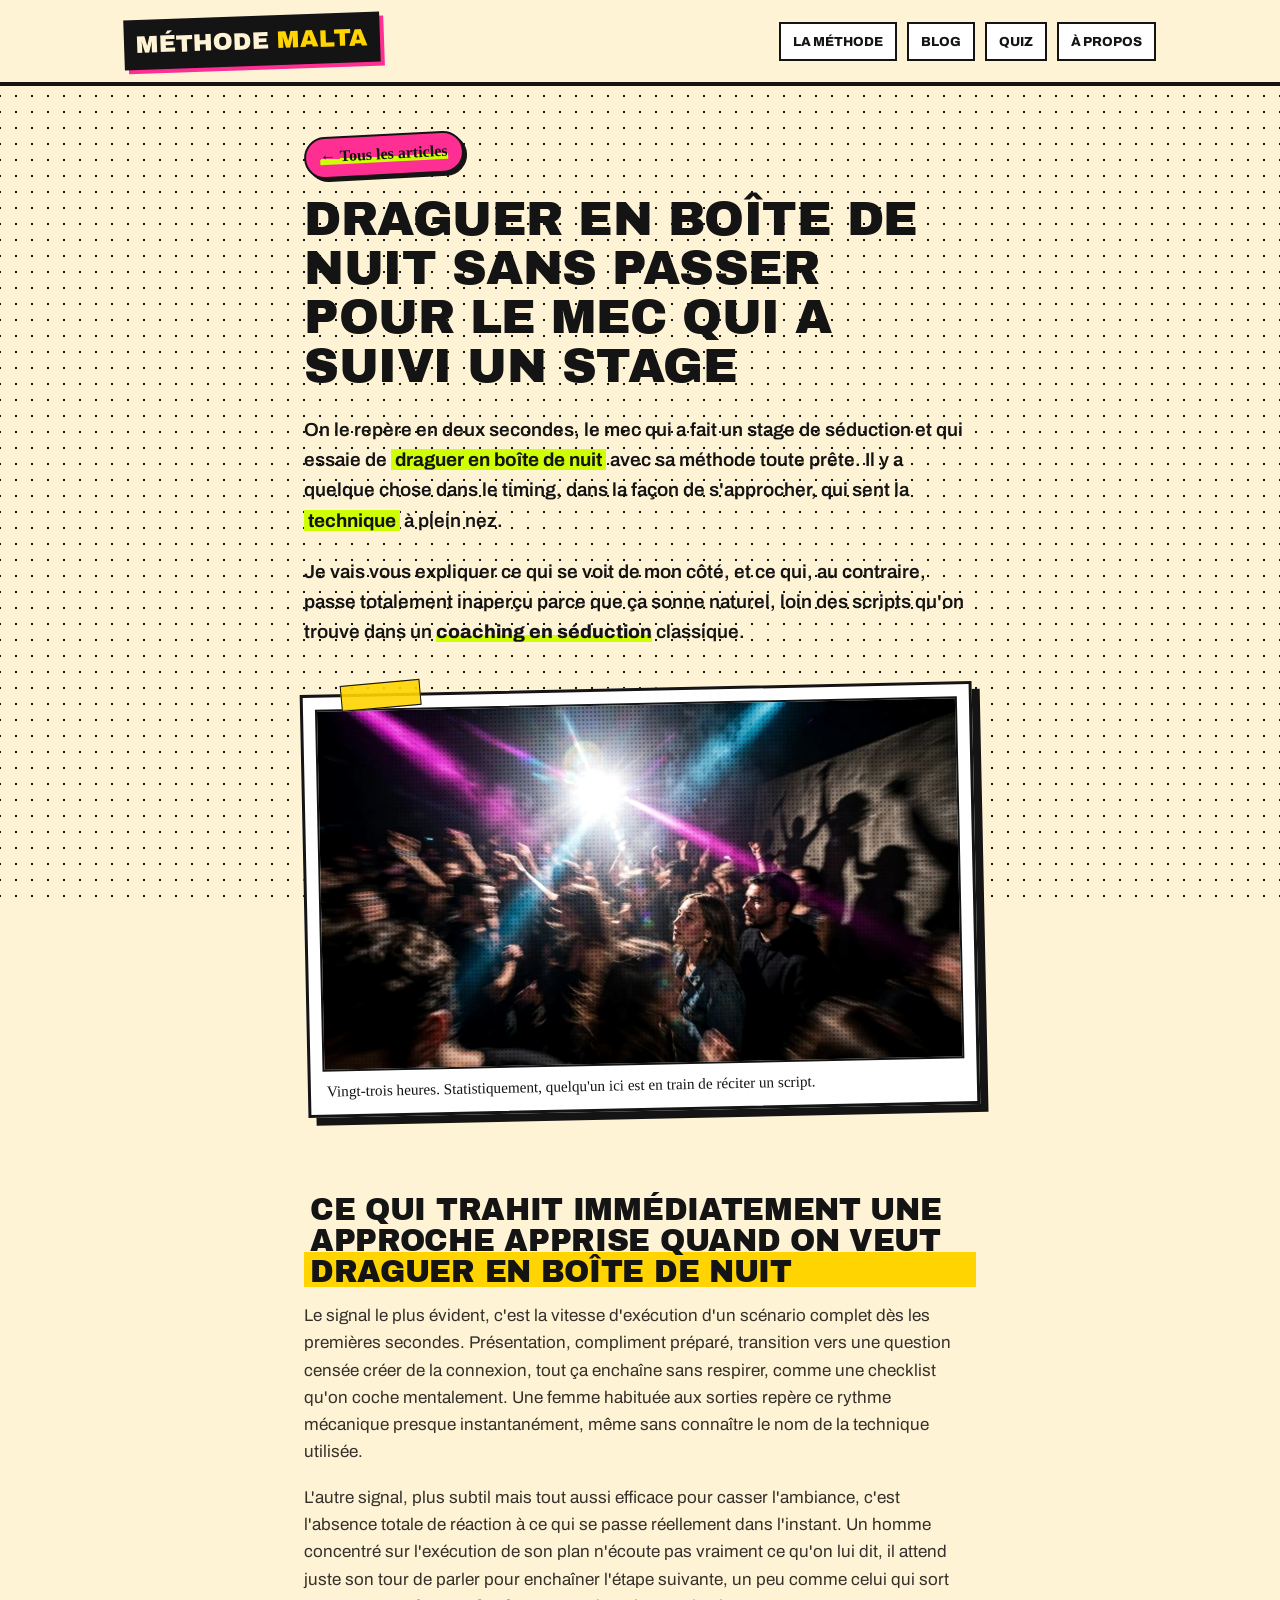
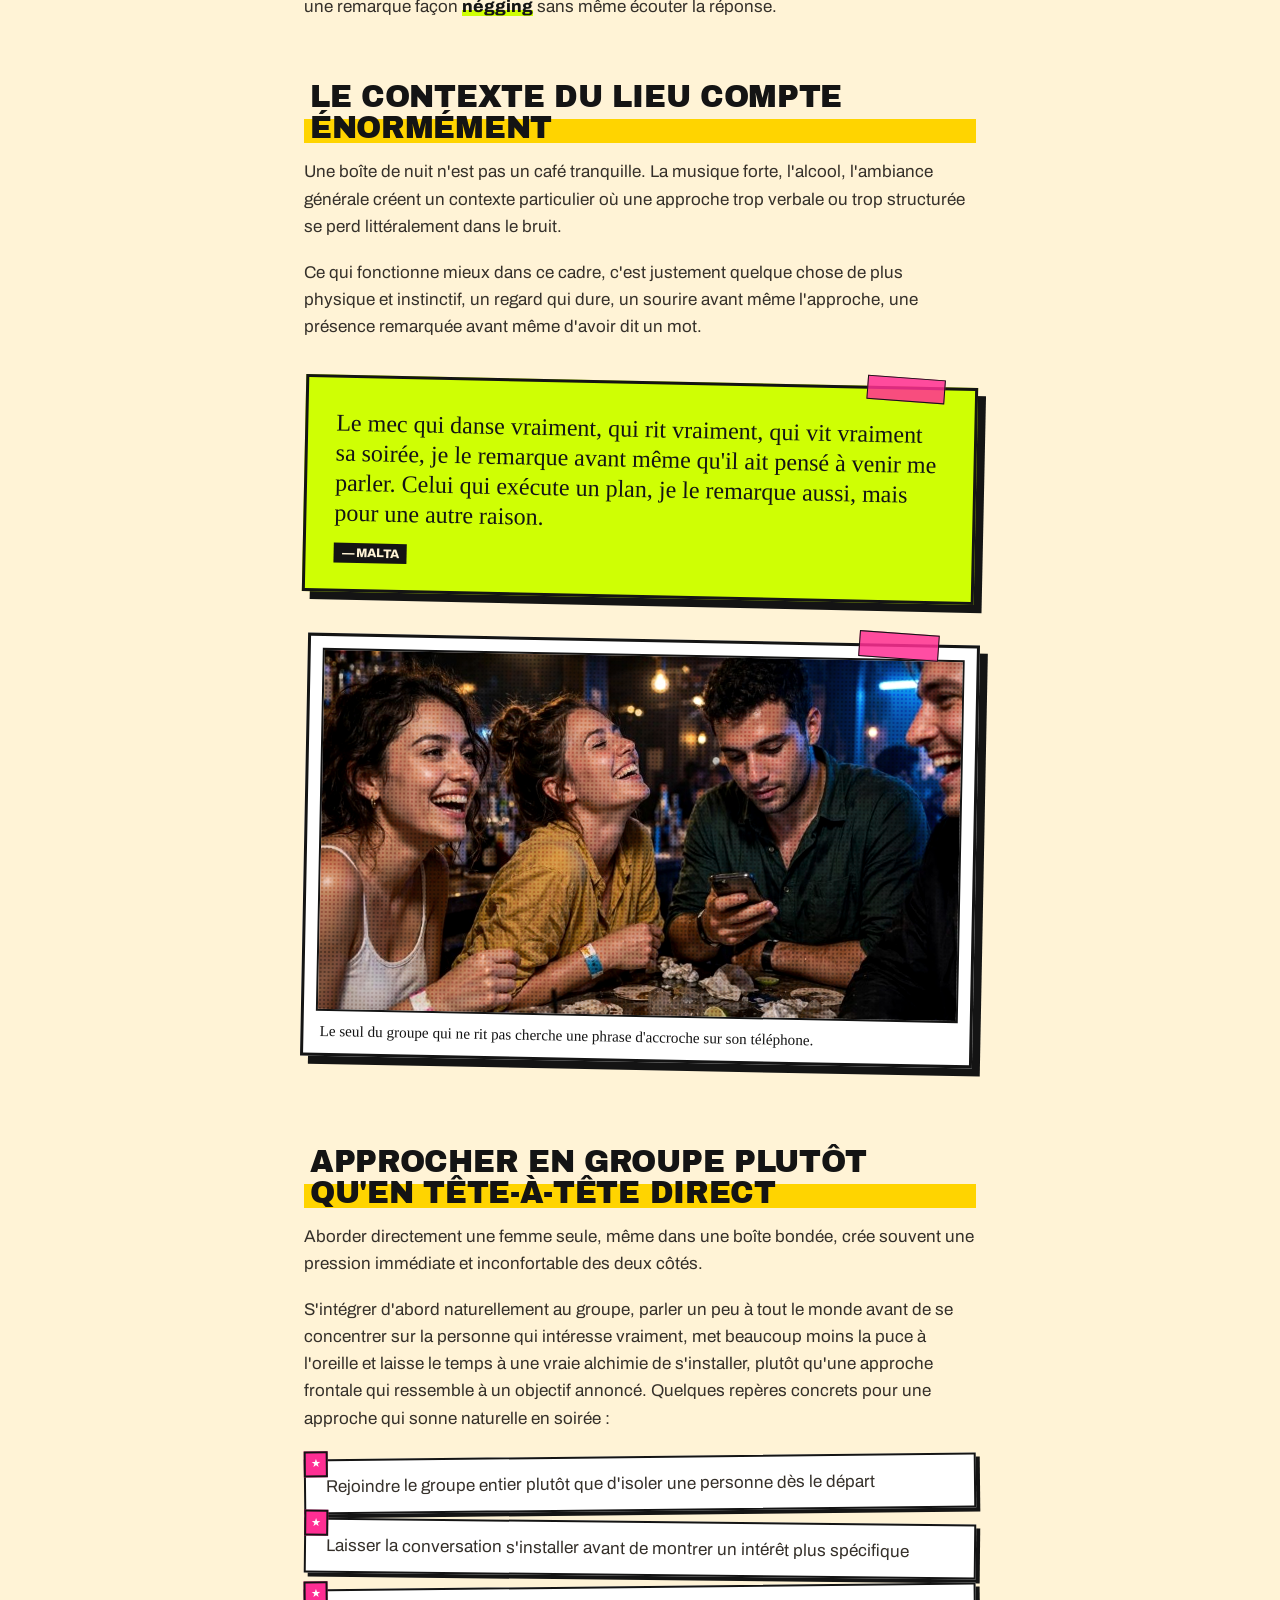
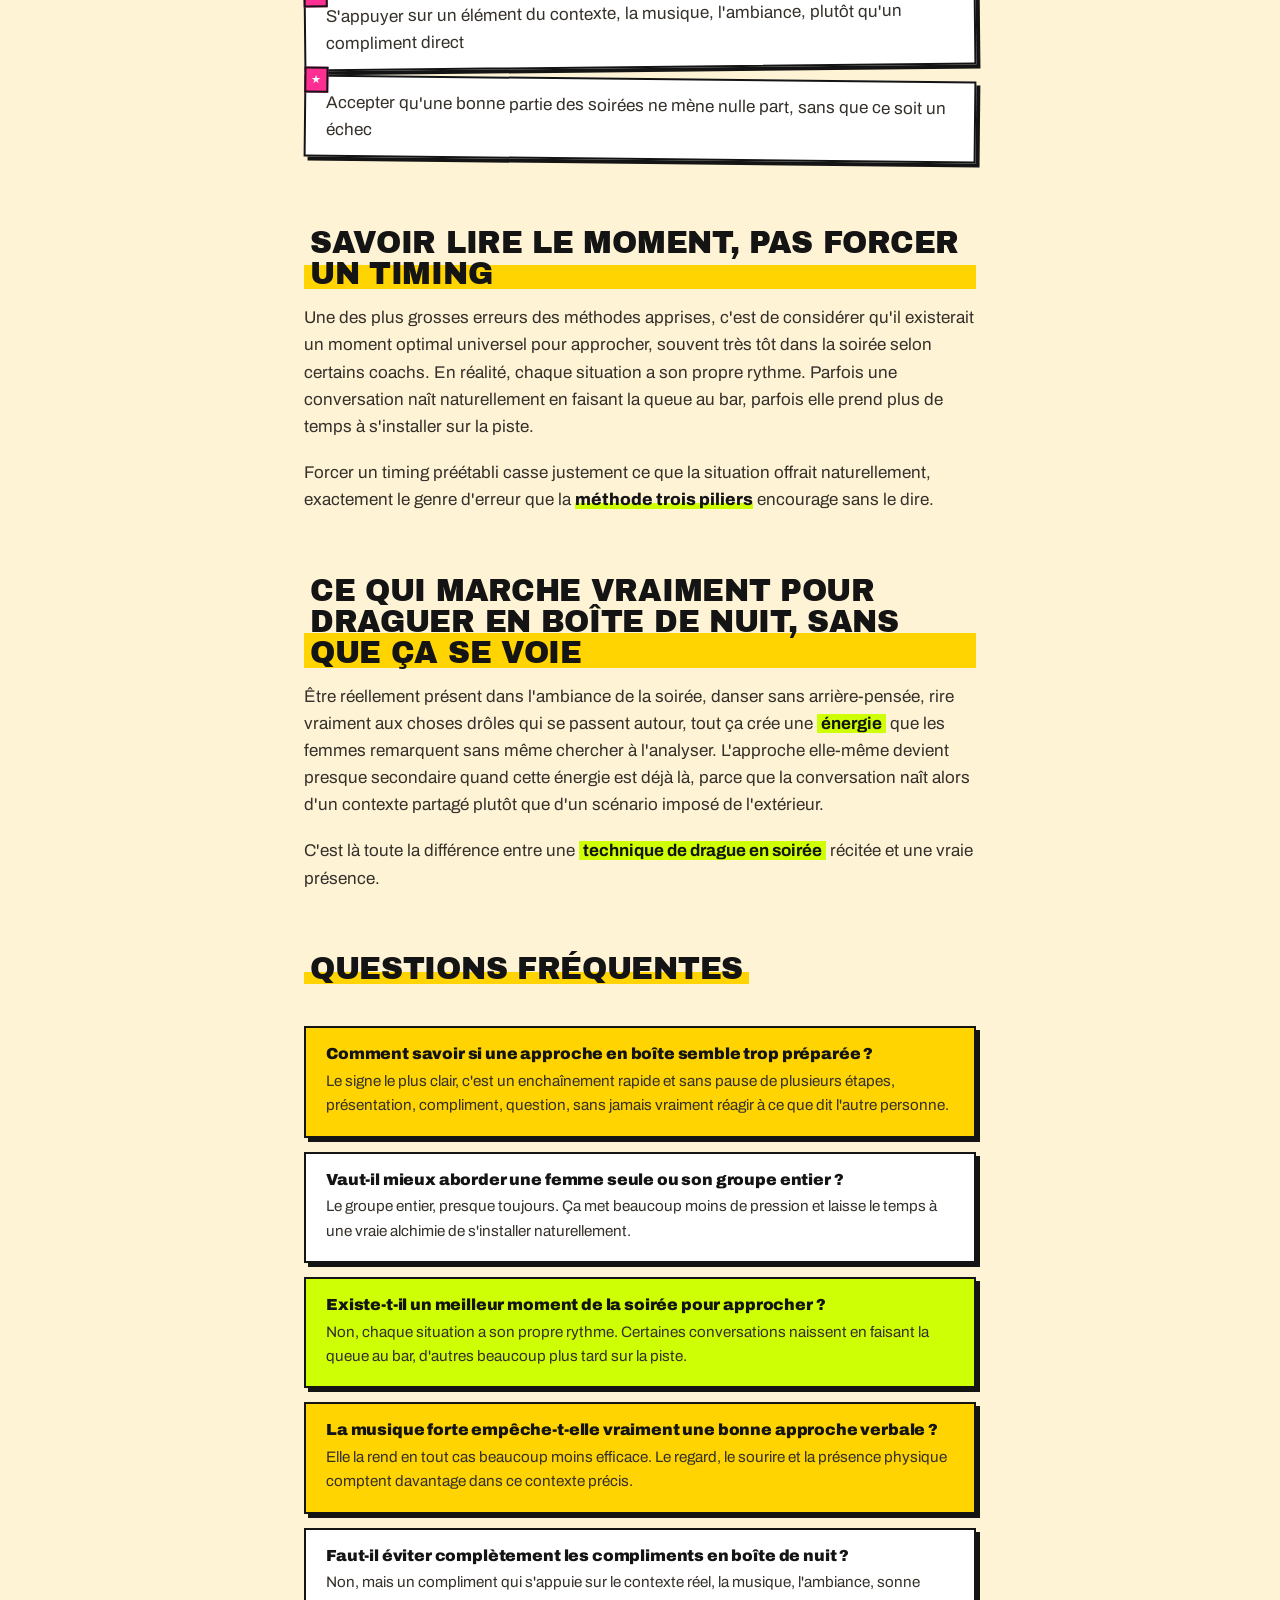
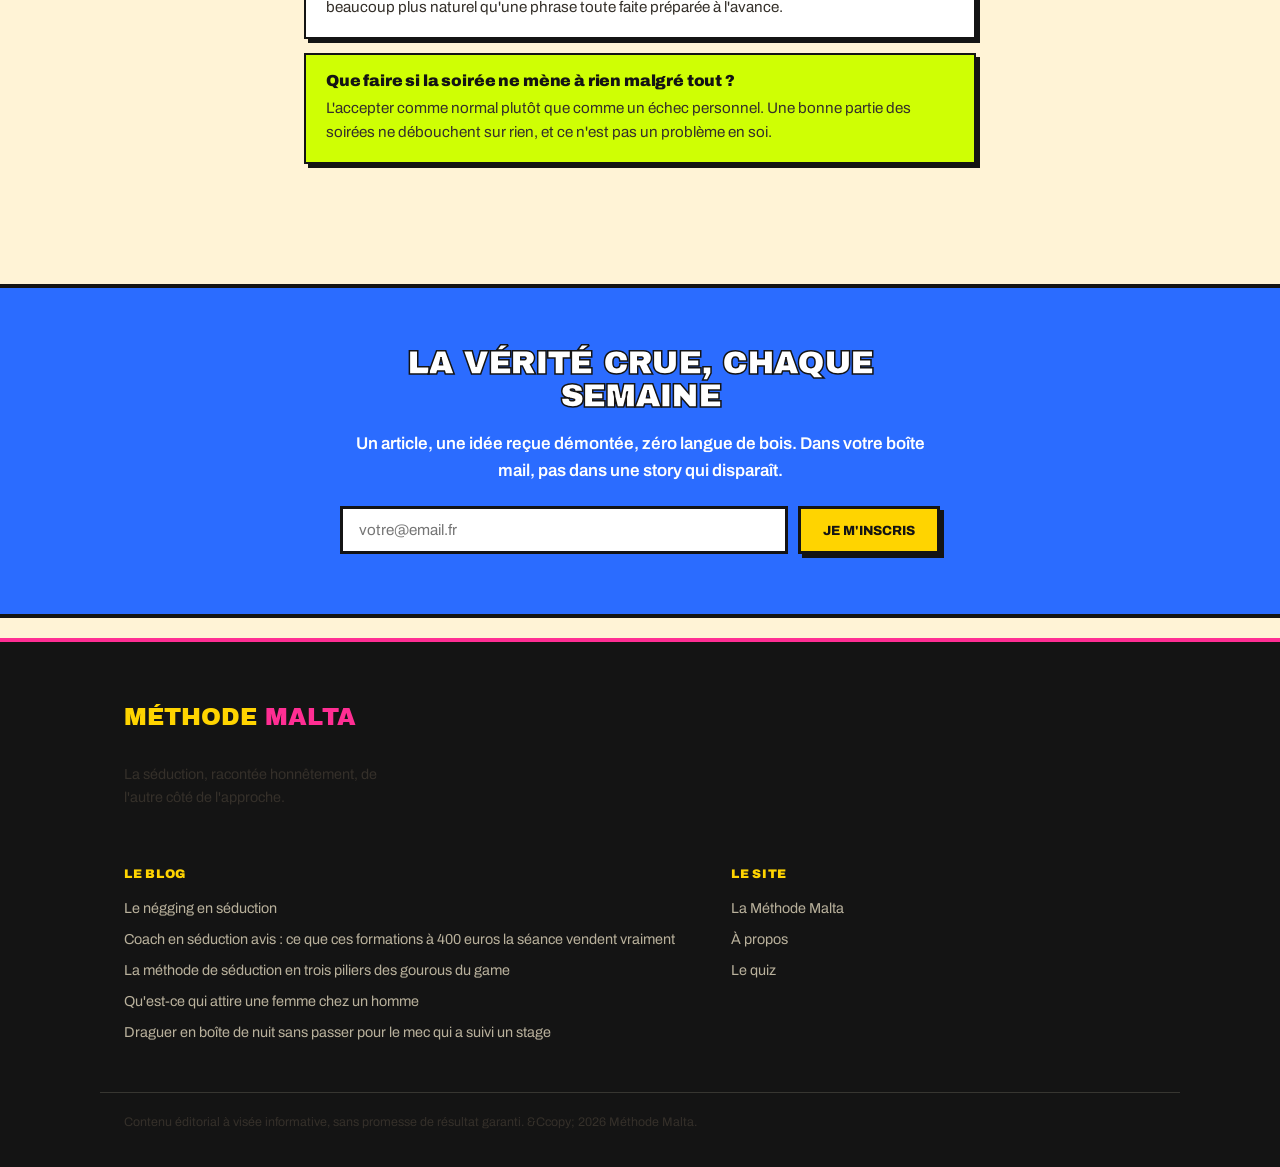
<file: blog/boite-de-nuit.html>
<!DOCTYPE html>
<html lang="fr">
<head>
<meta charset="UTF-8">
<meta name="viewport" content="width=device-width, initial-scale=1.0">
<title>Draguer en boîte de nuit sans que ça se voie (Méthode Malta) | Méthode Malta</title>
<meta name="description" content="Malta donne son point de vue de femme sur la drague en boîte, et sur comment aborder sans donner l'impression d'avoir récité une méthode.">
<link rel="canonical" href="https://methodemaltarencontre.fr/blog/boite-de-nuit.html">
<meta name="robots" content="index, follow">
<meta property="og:title" content="Draguer en boîte de nuit sans que ça se voie (Méthode Malta) | Méthode Malta">
<meta property="og:description" content="Malta donne son point de vue de femme sur la drague en boîte, et sur comment aborder sans donner l'impression d'avoir récité une méthode.">
<link rel="preconnect" href="https://fonts.googleapis.com">
<link rel="preconnect" href="https://fonts.gstatic.com" crossorigin>
<link href="https://fonts.googleapis.com/css2?family=Archivo+Black&family=Permanent+Marker&family=Archivo:wght@400;500;600;700;800;900&display=swap" rel="stylesheet">
<link rel="stylesheet" href="../css/style.css">
</head>
<body>
<header class="site-header">
  <div class="wrap header-inner">
    <a class="logo" href="../index.html">M&eacute;thode <span>Malta</span></a>
    <nav class="main-nav">
      <a href="../methode.html">La M&eacute;thode</a>
      <a href="../blog/index.html">Blog</a>
      <a href="../quiz.html">Quiz</a>
      <a href="../a-propos.html">&Agrave; propos</a>
    </nav>
  </div>
</header>
<main>
  <article class="wrap article-page">
    <p class="kicker"><a href="../blog/index.html">&larr; Tous les articles</a></p>
    <h1>Draguer en boîte de nuit sans passer pour le mec qui a suivi un stage</h1>
    <p class="lead">On le repère en deux secondes, le mec qui a fait un stage de séduction et qui essaie de <strong>draguer en boîte de nuit</strong> avec sa méthode toute prête. Il y a quelque chose dans le timing, dans la façon de s'approcher, qui sent la <strong>technique</strong> à plein nez.</p>
<p class="lead">Je vais vous expliquer ce qui se voit de mon côté, et ce qui, au contraire, passe totalement inaperçu parce que ça sonne naturel, loin des scripts qu'on trouve dans un <a href="coach-seduction.html">coaching en séduction</a> classique.</p>
    <figure class="photo-frame">
  <div class="photo-media">
    <img src="../images/blog/boite-piste.jpg" width="935" height="525" loading="eager" alt="Une piste de danse bondée sous les projecteurs magenta et bleus">
  </div>
  <figcaption>Vingt-trois heures. Statistiquement, quelqu'un ici est en train de réciter un script.</figcaption>
</figure>

    <h2>Ce qui trahit immédiatement une approche apprise quand on veut draguer en boîte de nuit</h2>
<p>Le signal le plus évident, c'est la vitesse d'exécution d'un scénario complet dès les premières secondes. Présentation, compliment préparé, transition vers une question censée créer de la connexion, tout ça enchaîne sans respirer, comme une checklist qu'on coche mentalement. Une femme habituée aux sorties repère ce rythme mécanique presque instantanément, même sans connaître le nom de la technique utilisée.</p>
<p>L'autre signal, plus subtil mais tout aussi efficace pour casser l'ambiance, c'est l'absence totale de réaction à ce qui se passe réellement dans l'instant. Un homme concentré sur l'exécution de son plan n'écoute pas vraiment ce qu'on lui dit, il attend juste son tour de parler pour enchaîner l'étape suivante, un peu comme celui qui sort une remarque façon <a href="negging.html">négging</a> sans même écouter la réponse.</p>
<h2>Le contexte du lieu compte énormément</h2>
<p>Une boîte de nuit n'est pas un café tranquille. La musique forte, l'alcool, l'ambiance générale créent un contexte particulier où une approche trop verbale ou trop structurée se perd littéralement dans le bruit.</p>
<p>Ce qui fonctionne mieux dans ce cadre, c'est justement quelque chose de plus physique et instinctif, un regard qui dure, un sourire avant même l'approche, une présence remarquée avant même d'avoir dit un mot.</p>
<blockquote class="malta-take">
  <span class="malta-take-mark">&ldquo;</span>
  <p>Le mec qui danse vraiment, qui rit vraiment, qui vit vraiment sa soirée, je le remarque avant même qu'il ait pensé à venir me parler. Celui qui exécute un plan, je le remarque aussi, mais pour une autre raison.</p>
  <cite>&mdash; Malta</cite>
</blockquote><figure class="photo-frame tilt-right">
  <div class="photo-media">
    <img src="../images/blog/boite-comptoir.jpg" width="928" height="522" loading="lazy" alt="Un groupe d'amis riant ensemble au comptoir d'une boîte de nuit">
  </div>
  <figcaption>Le seul du groupe qui ne rit pas cherche une phrase d'accroche sur son téléphone.</figcaption>
</figure><h2>Approcher en groupe plutôt qu'en tête-à-tête direct</h2>
<p>Aborder directement une femme seule, même dans une boîte bondée, crée souvent une pression immédiate et inconfortable des deux côtés.</p>
<p>S'intégrer d'abord naturellement au groupe, parler un peu à tout le monde avant de se concentrer sur la personne qui intéresse vraiment, met beaucoup moins la puce à l'oreille et laisse le temps à une vraie alchimie de s'installer, plutôt qu'une approche frontale qui ressemble à un objectif annoncé. Quelques repères concrets pour une approche qui sonne naturelle en soirée :</p>
<ul class="check-list">
<li>Rejoindre le groupe entier plutôt que d'isoler une personne dès le départ</li>
<li>Laisser la conversation s'installer avant de montrer un intérêt plus spécifique</li>
<li>S'appuyer sur un élément du contexte, la musique, l'ambiance, plutôt qu'un compliment direct</li>
<li>Accepter qu'une bonne partie des soirées ne mène nulle part, sans que ce soit un échec</li>
</ul>
<h2>Savoir lire le moment, pas forcer un timing</h2>
<p>Une des plus grosses erreurs des méthodes apprises, c'est de considérer qu'il existerait un moment optimal universel pour approcher, souvent très tôt dans la soirée selon certains coachs. En réalité, chaque situation a son propre rythme. Parfois une conversation naît naturellement en faisant la queue au bar, parfois elle prend plus de temps à s'installer sur la piste.</p>
<p>Forcer un timing préétabli casse justement ce que la situation offrait naturellement, exactement le genre d'erreur que la <a href="trois-piliers.html">méthode trois piliers</a> encourage sans le dire.</p>
<h2>Ce qui marche vraiment pour draguer en boîte de nuit, sans que ça se voie</h2>
<p>Être réellement présent dans l'ambiance de la soirée, danser sans arrière-pensée, rire vraiment aux choses drôles qui se passent autour, tout ça crée une <strong>énergie</strong> que les femmes remarquent sans même chercher à l'analyser. L'approche elle-même devient presque secondaire quand cette énergie est déjà là, parce que la conversation naît alors d'un contexte partagé plutôt que d'un scénario imposé de l'extérieur.</p>
<p>C'est là toute la différence entre une <strong>technique de drague en soirée</strong> récitée et une vraie présence.</p>

    <h2>Questions fr&eacute;quentes</h2>
    <div class="faq-block">
<div class="faq-item"><h3>Comment savoir si une approche en boîte semble trop préparée ?</h3><p>Le signe le plus clair, c'est un enchaînement rapide et sans pause de plusieurs étapes, présentation, compliment, question, sans jamais vraiment réagir à ce que dit l'autre personne.</p></div>
<div class="faq-item"><h3>Vaut-il mieux aborder une femme seule ou son groupe entier ?</h3><p>Le groupe entier, presque toujours. Ça met beaucoup moins de pression et laisse le temps à une vraie alchimie de s'installer naturellement.</p></div>
<div class="faq-item"><h3>Existe-t-il un meilleur moment de la soirée pour approcher ?</h3><p>Non, chaque situation a son propre rythme. Certaines conversations naissent en faisant la queue au bar, d'autres beaucoup plus tard sur la piste.</p></div>
<div class="faq-item"><h3>La musique forte empêche-t-elle vraiment une bonne approche verbale ?</h3><p>Elle la rend en tout cas beaucoup moins efficace. Le regard, le sourire et la présence physique comptent davantage dans ce contexte précis.</p></div>
<div class="faq-item"><h3>Faut-il éviter complètement les compliments en boîte de nuit ?</h3><p>Non, mais un compliment qui s'appuie sur le contexte réel, la musique, l'ambiance, sonne beaucoup plus naturel qu'une phrase toute faite préparée à l'avance.</p></div>
<div class="faq-item"><h3>Que faire si la soirée ne mène à rien malgré tout ?</h3><p>L'accepter comme normal plutôt que comme un échec personnel. Une bonne partie des soirées ne débouchent sur rien, et ce n'est pas un problème en soi.</p></div>
</div>
  </article>
  <section class="newsletter-block">
  <div class="newsletter-inner">
    <h3>La v&eacute;rit&eacute; crue, chaque semaine</h3>
    <p>Un article, une id&eacute;e re&ccedil;ue d&eacute;mont&eacute;e, zéro langue de bois. Dans votre bo&icirc;te mail, pas dans une story qui dispara&icirc;t.</p>
    <form class="newsletter-form" onsubmit="return false;">
      <input type="email" placeholder="votre@email.fr" required>
      <button type="submit">Je m'inscris</button>
    </form>
  </div>
</section>
</main>
<footer class="site-footer">
  <div class="wrap footer-inner">
    <div>
      <p class="logo footer-logo">M&eacute;thode <span>Malta</span></p>
      <p class="footer-tag">La s&eacute;duction, racont&eacute;e honn&ecirc;tement, de l'autre c&ocirc;t&eacute; de l'approche.</p>
    </div>
    <div class="footer-cols">
      <div>
        <p class="footer-h">Le blog</p>
        <a href="../blog/negging.html">Le négging en séduction</a>
<a href="../blog/coach-seduction.html">Coach en séduction avis : ce que ces formations à 400 euros la séance vendent vraiment</a>
<a href="../blog/trois-piliers.html">La méthode de séduction en trois piliers des gourous du game</a>
<a href="../blog/femme-remarque.html">Qu'est-ce qui attire une femme chez un homme</a>
<a href="../blog/boite-de-nuit.html">Draguer en boîte de nuit sans passer pour le mec qui a suivi un stage</a>
      </div>
      <div>
        <p class="footer-h">Le site</p>
        <a href="../methode.html">La M&eacute;thode Malta</a>
        <a href="../a-propos.html">&Agrave; propos</a>
        <a href="../quiz.html">Le quiz</a>
      </div>
    </div>
  </div>
  <div class="wrap footer-legal">
    <p>Contenu &eacute;ditorial &agrave; vis&eacute;e informative, sans promesse de r&eacute;sultat garanti. &Ccopy; 2026 Méthode Malta.</p>
  </div>
</footer>
</body>
</html>
</file>
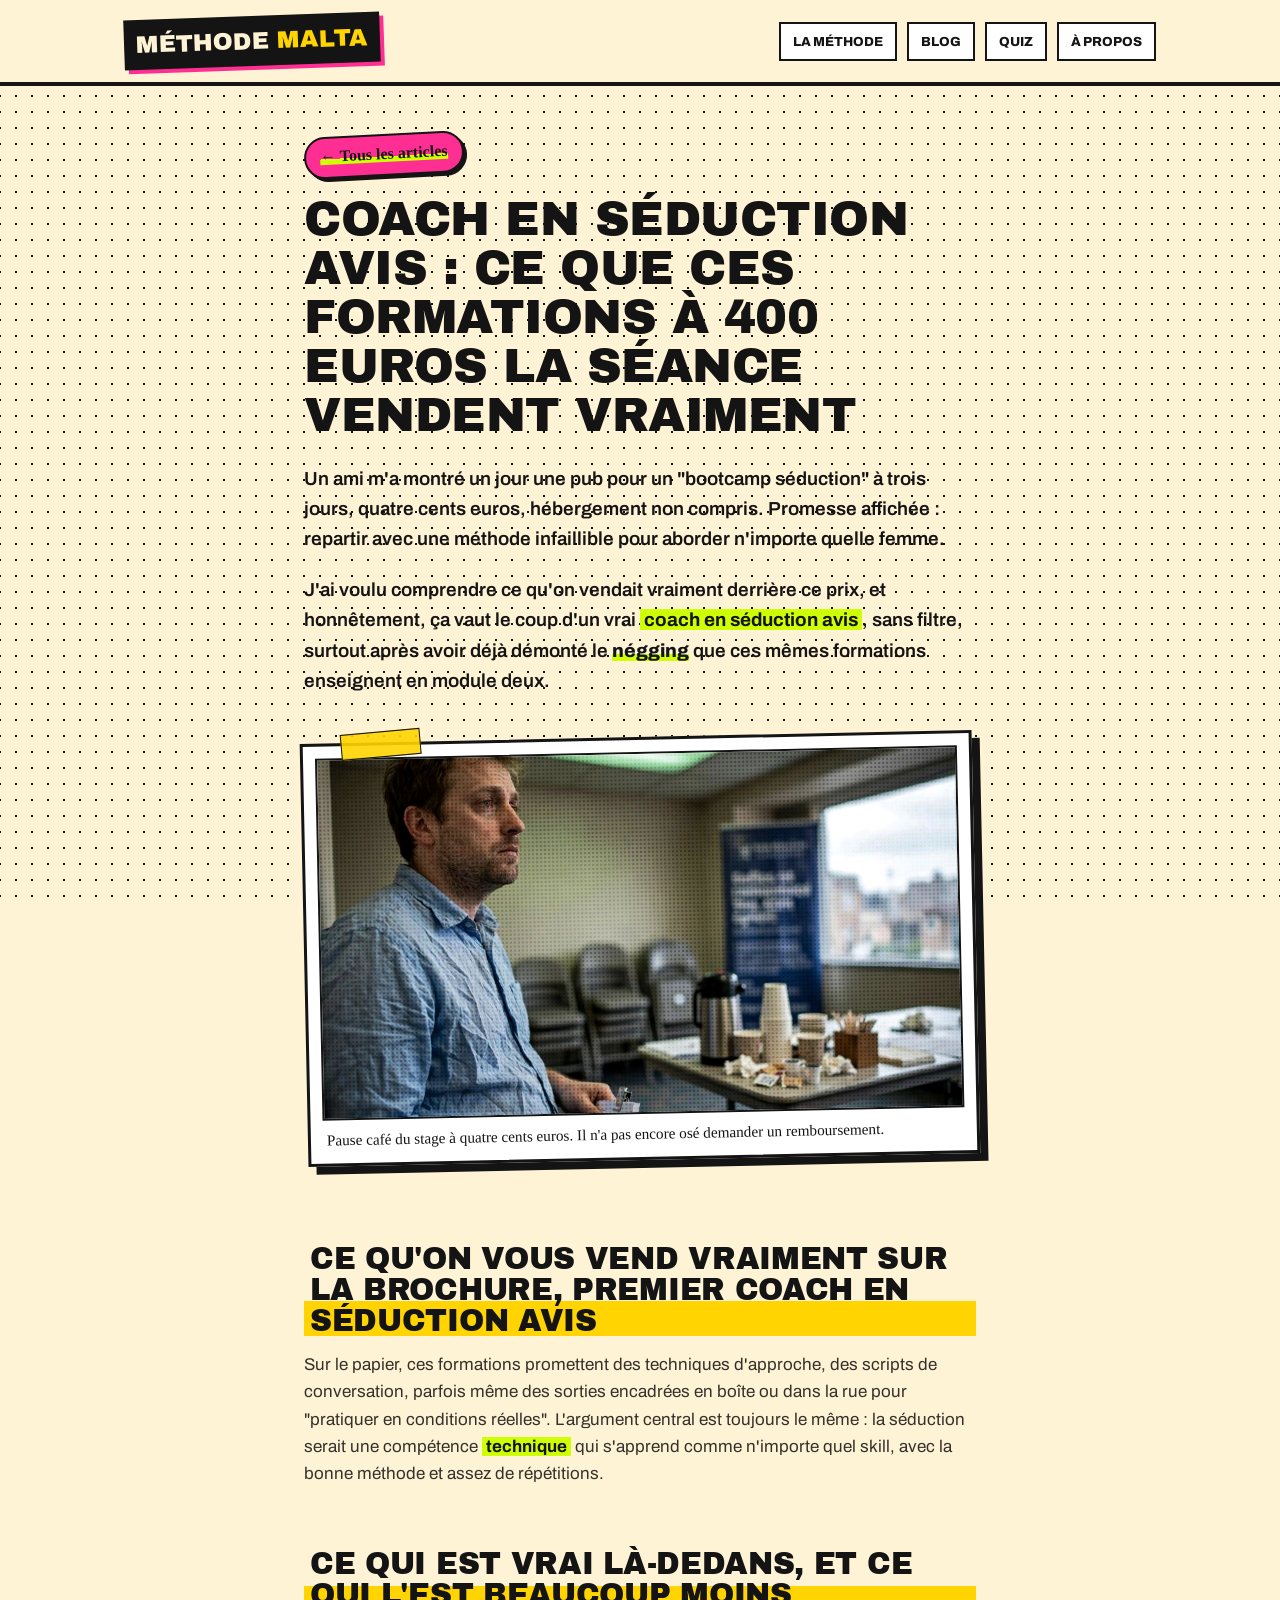
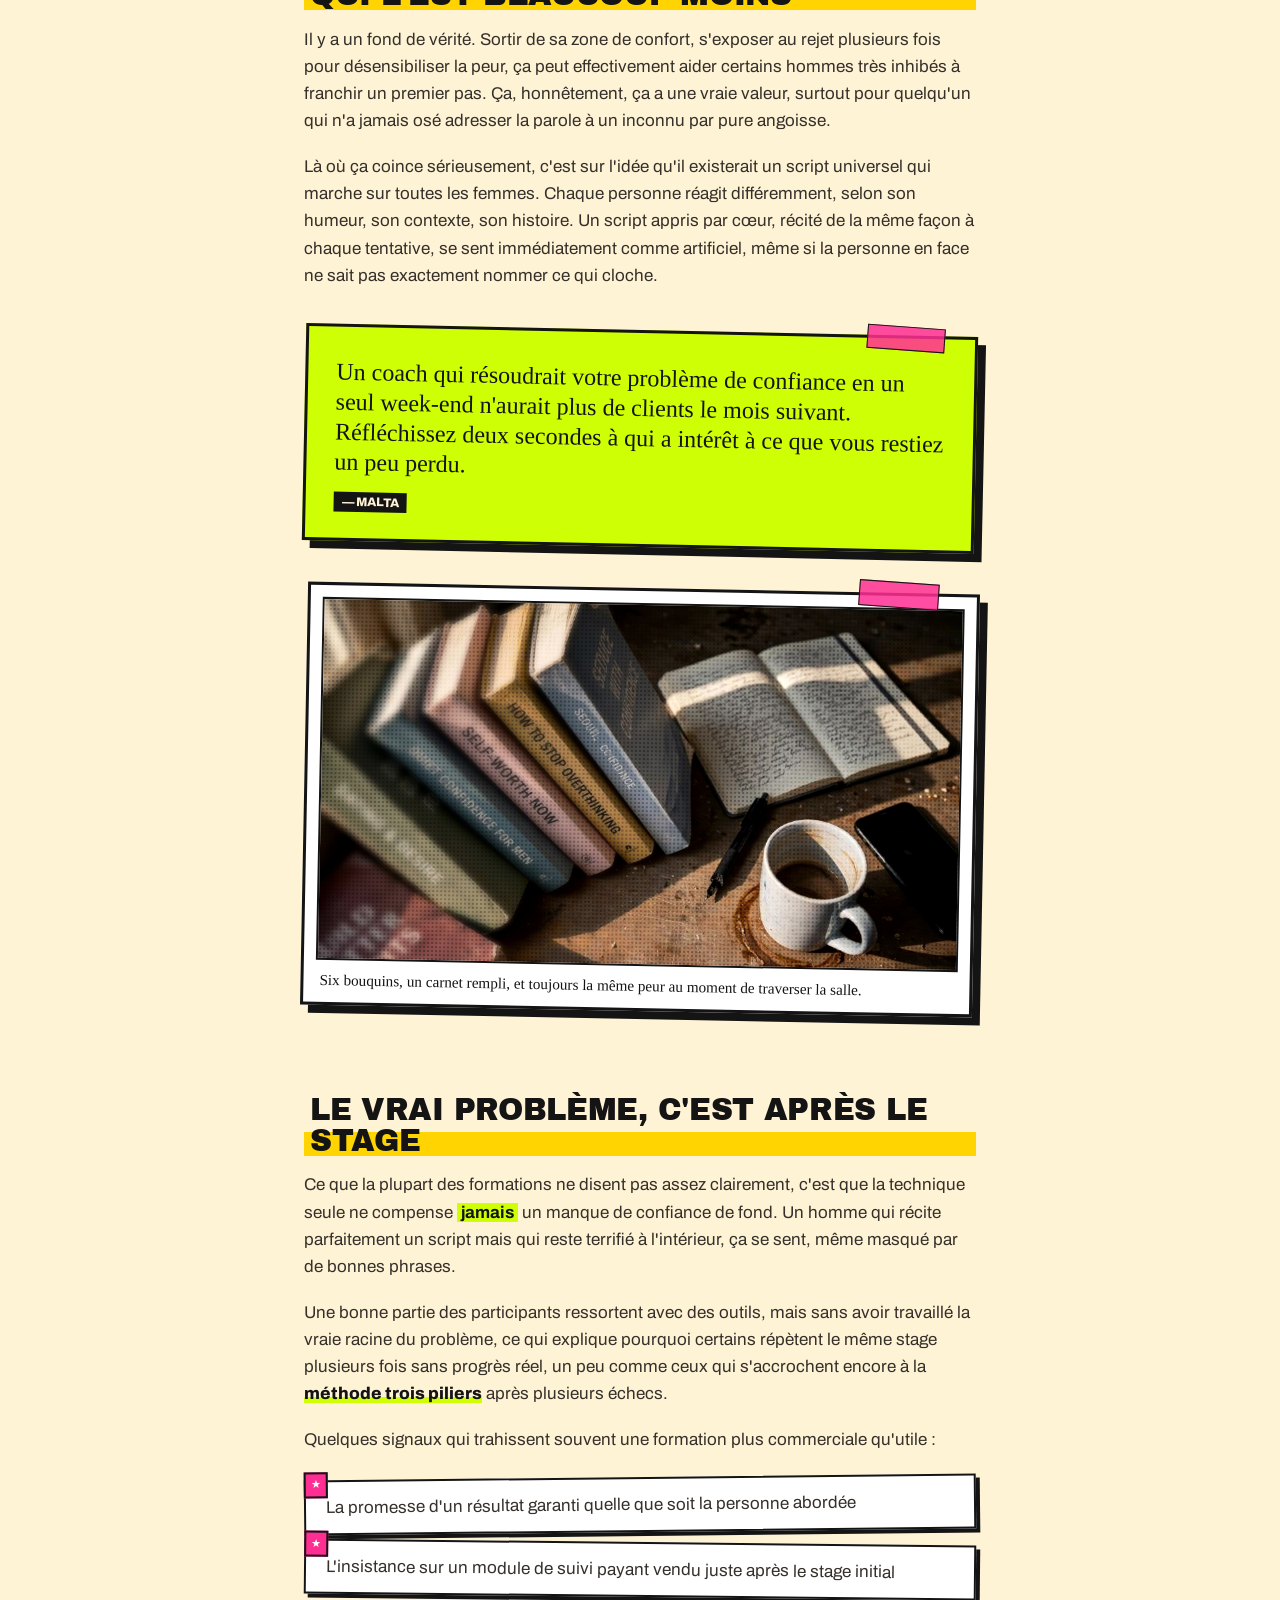
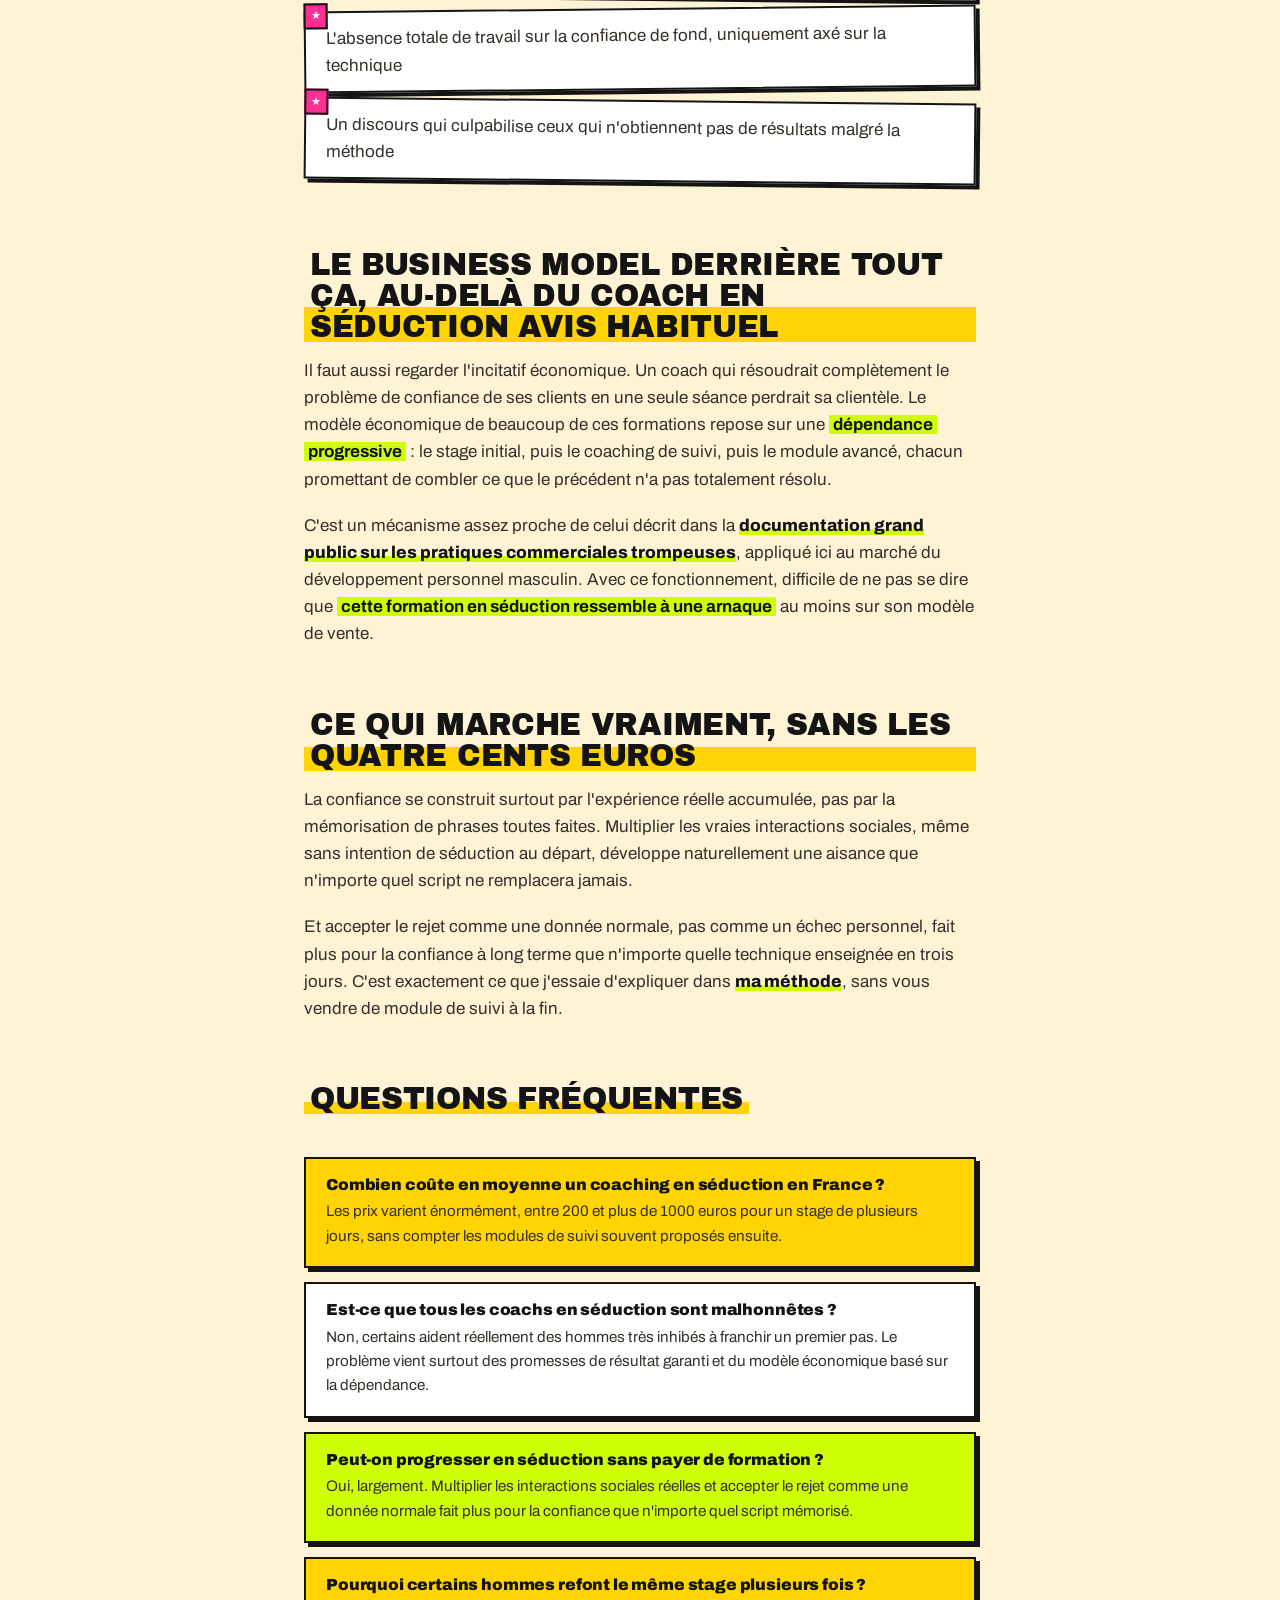
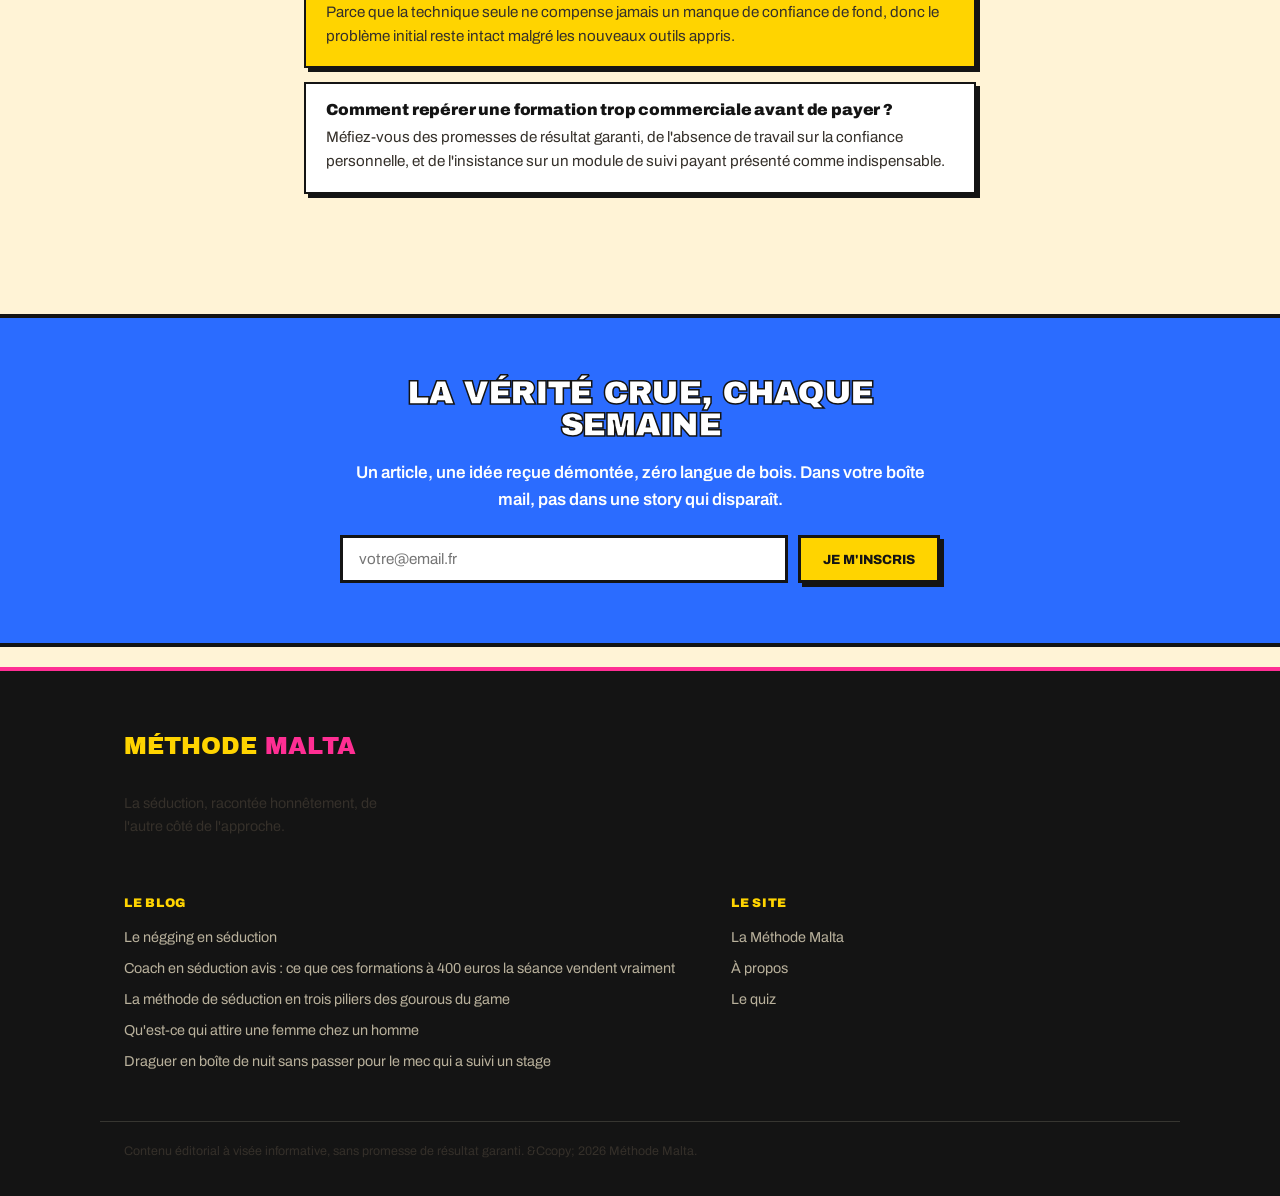
<file: blog/coach-seduction.html>
<!DOCTYPE html>
<html lang="fr">
<head>
<meta charset="UTF-8">
<meta name="viewport" content="width=device-width, initial-scale=1.0">
<title>Coach en séduction, avis sans langue de bois (Méthode Malta) | Méthode Malta</title>
<meta name="description" content="Malta décortique ce que vendent vraiment les coachs en séduction à 400 euros la séance, et pourquoi ça ne remplace pas la confiance réelle.">
<link rel="canonical" href="https://methodemaltarencontre.fr/blog/coach-seduction.html">
<meta name="robots" content="index, follow">
<meta property="og:title" content="Coach en séduction, avis sans langue de bois (Méthode Malta) | Méthode Malta">
<meta property="og:description" content="Malta décortique ce que vendent vraiment les coachs en séduction à 400 euros la séance, et pourquoi ça ne remplace pas la confiance réelle.">
<link rel="preconnect" href="https://fonts.googleapis.com">
<link rel="preconnect" href="https://fonts.gstatic.com" crossorigin>
<link href="https://fonts.googleapis.com/css2?family=Archivo+Black&family=Permanent+Marker&family=Archivo:wght@400;500;600;700;800;900&display=swap" rel="stylesheet">
<link rel="stylesheet" href="../css/style.css">
</head>
<body>
<header class="site-header">
  <div class="wrap header-inner">
    <a class="logo" href="../index.html">M&eacute;thode <span>Malta</span></a>
    <nav class="main-nav">
      <a href="../methode.html">La M&eacute;thode</a>
      <a href="../blog/index.html">Blog</a>
      <a href="../quiz.html">Quiz</a>
      <a href="../a-propos.html">&Agrave; propos</a>
    </nav>
  </div>
</header>
<main>
  <article class="wrap article-page">
    <p class="kicker"><a href="../blog/index.html">&larr; Tous les articles</a></p>
    <h1>Coach en séduction avis : ce que ces formations à 400 euros la séance vendent vraiment</h1>
    <p class="lead">Un ami m'a montré un jour une pub pour un "bootcamp séduction" à trois jours, quatre cents euros, hébergement non compris. Promesse affichée : repartir avec une méthode infaillible pour aborder n'importe quelle femme.</p>
<p class="lead">J'ai voulu comprendre ce qu'on vendait vraiment derrière ce prix, et honnêtement, ça vaut le coup d'un vrai <strong>coach en séduction avis</strong>, sans filtre, surtout après avoir déjà démonté le <a href="negging.html">négging</a> que ces mêmes formations enseignent en module deux.</p>
    <figure class="photo-frame">
  <div class="photo-media">
    <img src="../images/blog/coach-couverture.jpg" width="938" height="527" loading="eager" alt="Un homme seul pendant la pause café d'un séminaire, un dossier à la main">
  </div>
  <figcaption>Pause café du stage à quatre cents euros. Il n'a pas encore osé demander un remboursement.</figcaption>
</figure>

    <h2>Ce qu'on vous vend vraiment sur la brochure, premier coach en séduction avis</h2>
<p>Sur le papier, ces formations promettent des techniques d'approche, des scripts de conversation, parfois même des sorties encadrées en boîte ou dans la rue pour "pratiquer en conditions réelles". L'argument central est toujours le même : la séduction serait une compétence <strong>technique</strong> qui s'apprend comme n'importe quel skill, avec la bonne méthode et assez de répétitions.</p>
<h2>Ce qui est vrai là-dedans, et ce qui l'est beaucoup moins</h2>
<p>Il y a un fond de vérité. Sortir de sa zone de confort, s'exposer au rejet plusieurs fois pour désensibiliser la peur, ça peut effectivement aider certains hommes très inhibés à franchir un premier pas. Ça, honnêtement, ça a une vraie valeur, surtout pour quelqu'un qui n'a jamais osé adresser la parole à un inconnu par pure angoisse.</p>
<p>Là où ça coince sérieusement, c'est sur l'idée qu'il existerait un script universel qui marche sur toutes les femmes. Chaque personne réagit différemment, selon son humeur, son contexte, son histoire. Un script appris par cœur, récité de la même façon à chaque tentative, se sent immédiatement comme artificiel, même si la personne en face ne sait pas exactement nommer ce qui cloche.</p>
<blockquote class="malta-take">
  <span class="malta-take-mark">&ldquo;</span>
  <p>Un coach qui résoudrait votre problème de confiance en un seul week-end n'aurait plus de clients le mois suivant. Réfléchissez deux secondes à qui a intérêt à ce que vous restiez un peu perdu.</p>
  <cite>&mdash; Malta</cite>
</blockquote><figure class="photo-frame tilt-right">
  <div class="photo-media">
    <img src="../images/blog/coach-livres.jpg" width="920" height="517" loading="lazy" alt="Une pile de livres de développement personnel et de séduction sur un bureau">
  </div>
  <figcaption>Six bouquins, un carnet rempli, et toujours la même peur au moment de traverser la salle.</figcaption>
</figure><h2>Le vrai problème, c'est après le stage</h2>
<p>Ce que la plupart des formations ne disent pas assez clairement, c'est que la technique seule ne compense <strong>jamais</strong> un manque de confiance de fond. Un homme qui récite parfaitement un script mais qui reste terrifié à l'intérieur, ça se sent, même masqué par de bonnes phrases.</p>
<p>Une bonne partie des participants ressortent avec des outils, mais sans avoir travaillé la vraie racine du problème, ce qui explique pourquoi certains répètent le même stage plusieurs fois sans progrès réel, un peu comme ceux qui s'accrochent encore à la <a href="trois-piliers.html">méthode trois piliers</a> après plusieurs échecs.</p>
<p>Quelques signaux qui trahissent souvent une formation plus commerciale qu'utile :</p>
<ul class="check-list">
<li>La promesse d'un résultat garanti quelle que soit la personne abordée</li>
<li>L'insistance sur un module de suivi payant vendu juste après le stage initial</li>
<li>L'absence totale de travail sur la confiance de fond, uniquement axé sur la technique</li>
<li>Un discours qui culpabilise ceux qui n'obtiennent pas de résultats malgré la méthode</li>
</ul>
<h2>Le business model derrière tout ça, au-delà du coach en séduction avis habituel</h2>
<p>Il faut aussi regarder l'incitatif économique. Un coach qui résoudrait complètement le problème de confiance de ses clients en une seule séance perdrait sa clientèle. Le modèle économique de beaucoup de ces formations repose sur une <strong>dépendance progressive</strong> : le stage initial, puis le coaching de suivi, puis le module avancé, chacun promettant de combler ce que le précédent n'a pas totalement résolu.</p>
<p>C'est un mécanisme assez proche de celui décrit dans la <a href="https://www.economie.gouv.fr/dgccrf/pratiques-commerciales-trompeuses">documentation grand public sur les pratiques commerciales trompeuses</a>, appliqué ici au marché du développement personnel masculin. Avec ce fonctionnement, difficile de ne pas se dire que <strong>cette formation en séduction ressemble à une arnaque</strong> au moins sur son modèle de vente.</p>
<h2>Ce qui marche vraiment, sans les quatre cents euros</h2>
<p>La confiance se construit surtout par l'expérience réelle accumulée, pas par la mémorisation de phrases toutes faites. Multiplier les vraies interactions sociales, même sans intention de séduction au départ, développe naturellement une aisance que n'importe quel script ne remplacera jamais.</p>
<p>Et accepter le rejet comme une donnée normale, pas comme un échec personnel, fait plus pour la confiance à long terme que n'importe quelle technique enseignée en trois jours. C'est exactement ce que j'essaie d'expliquer dans <a href="../methode.html">ma méthode</a>, sans vous vendre de module de suivi à la fin.</p>

    <h2>Questions fr&eacute;quentes</h2>
    <div class="faq-block">
<div class="faq-item"><h3>Combien coûte en moyenne un coaching en séduction en France ?</h3><p>Les prix varient énormément, entre 200 et plus de 1000 euros pour un stage de plusieurs jours, sans compter les modules de suivi souvent proposés ensuite.</p></div>
<div class="faq-item"><h3>Est-ce que tous les coachs en séduction sont malhonnêtes ?</h3><p>Non, certains aident réellement des hommes très inhibés à franchir un premier pas. Le problème vient surtout des promesses de résultat garanti et du modèle économique basé sur la dépendance.</p></div>
<div class="faq-item"><h3>Peut-on progresser en séduction sans payer de formation ?</h3><p>Oui, largement. Multiplier les interactions sociales réelles et accepter le rejet comme une donnée normale fait plus pour la confiance que n'importe quel script mémorisé.</p></div>
<div class="faq-item"><h3>Pourquoi certains hommes refont le même stage plusieurs fois ?</h3><p>Parce que la technique seule ne compense jamais un manque de confiance de fond, donc le problème initial reste intact malgré les nouveaux outils appris.</p></div>
<div class="faq-item"><h3>Comment repérer une formation trop commerciale avant de payer ?</h3><p>Méfiez-vous des promesses de résultat garanti, de l'absence de travail sur la confiance personnelle, et de l'insistance sur un module de suivi payant présenté comme indispensable.</p></div>
</div>
  </article>
  <section class="newsletter-block">
  <div class="newsletter-inner">
    <h3>La v&eacute;rit&eacute; crue, chaque semaine</h3>
    <p>Un article, une id&eacute;e re&ccedil;ue d&eacute;mont&eacute;e, zéro langue de bois. Dans votre bo&icirc;te mail, pas dans une story qui dispara&icirc;t.</p>
    <form class="newsletter-form" onsubmit="return false;">
      <input type="email" placeholder="votre@email.fr" required>
      <button type="submit">Je m'inscris</button>
    </form>
  </div>
</section>
</main>
<footer class="site-footer">
  <div class="wrap footer-inner">
    <div>
      <p class="logo footer-logo">M&eacute;thode <span>Malta</span></p>
      <p class="footer-tag">La s&eacute;duction, racont&eacute;e honn&ecirc;tement, de l'autre c&ocirc;t&eacute; de l'approche.</p>
    </div>
    <div class="footer-cols">
      <div>
        <p class="footer-h">Le blog</p>
        <a href="../blog/negging.html">Le négging en séduction</a>
<a href="../blog/coach-seduction.html">Coach en séduction avis : ce que ces formations à 400 euros la séance vendent vraiment</a>
<a href="../blog/trois-piliers.html">La méthode de séduction en trois piliers des gourous du game</a>
<a href="../blog/femme-remarque.html">Qu'est-ce qui attire une femme chez un homme</a>
<a href="../blog/boite-de-nuit.html">Draguer en boîte de nuit sans passer pour le mec qui a suivi un stage</a>
      </div>
      <div>
        <p class="footer-h">Le site</p>
        <a href="../methode.html">La M&eacute;thode Malta</a>
        <a href="../a-propos.html">&Agrave; propos</a>
        <a href="../quiz.html">Le quiz</a>
      </div>
    </div>
  </div>
  <div class="wrap footer-legal">
    <p>Contenu &eacute;ditorial &agrave; vis&eacute;e informative, sans promesse de r&eacute;sultat garanti. &Ccopy; 2026 Méthode Malta.</p>
  </div>
</footer>
</body>
</html>
</file>
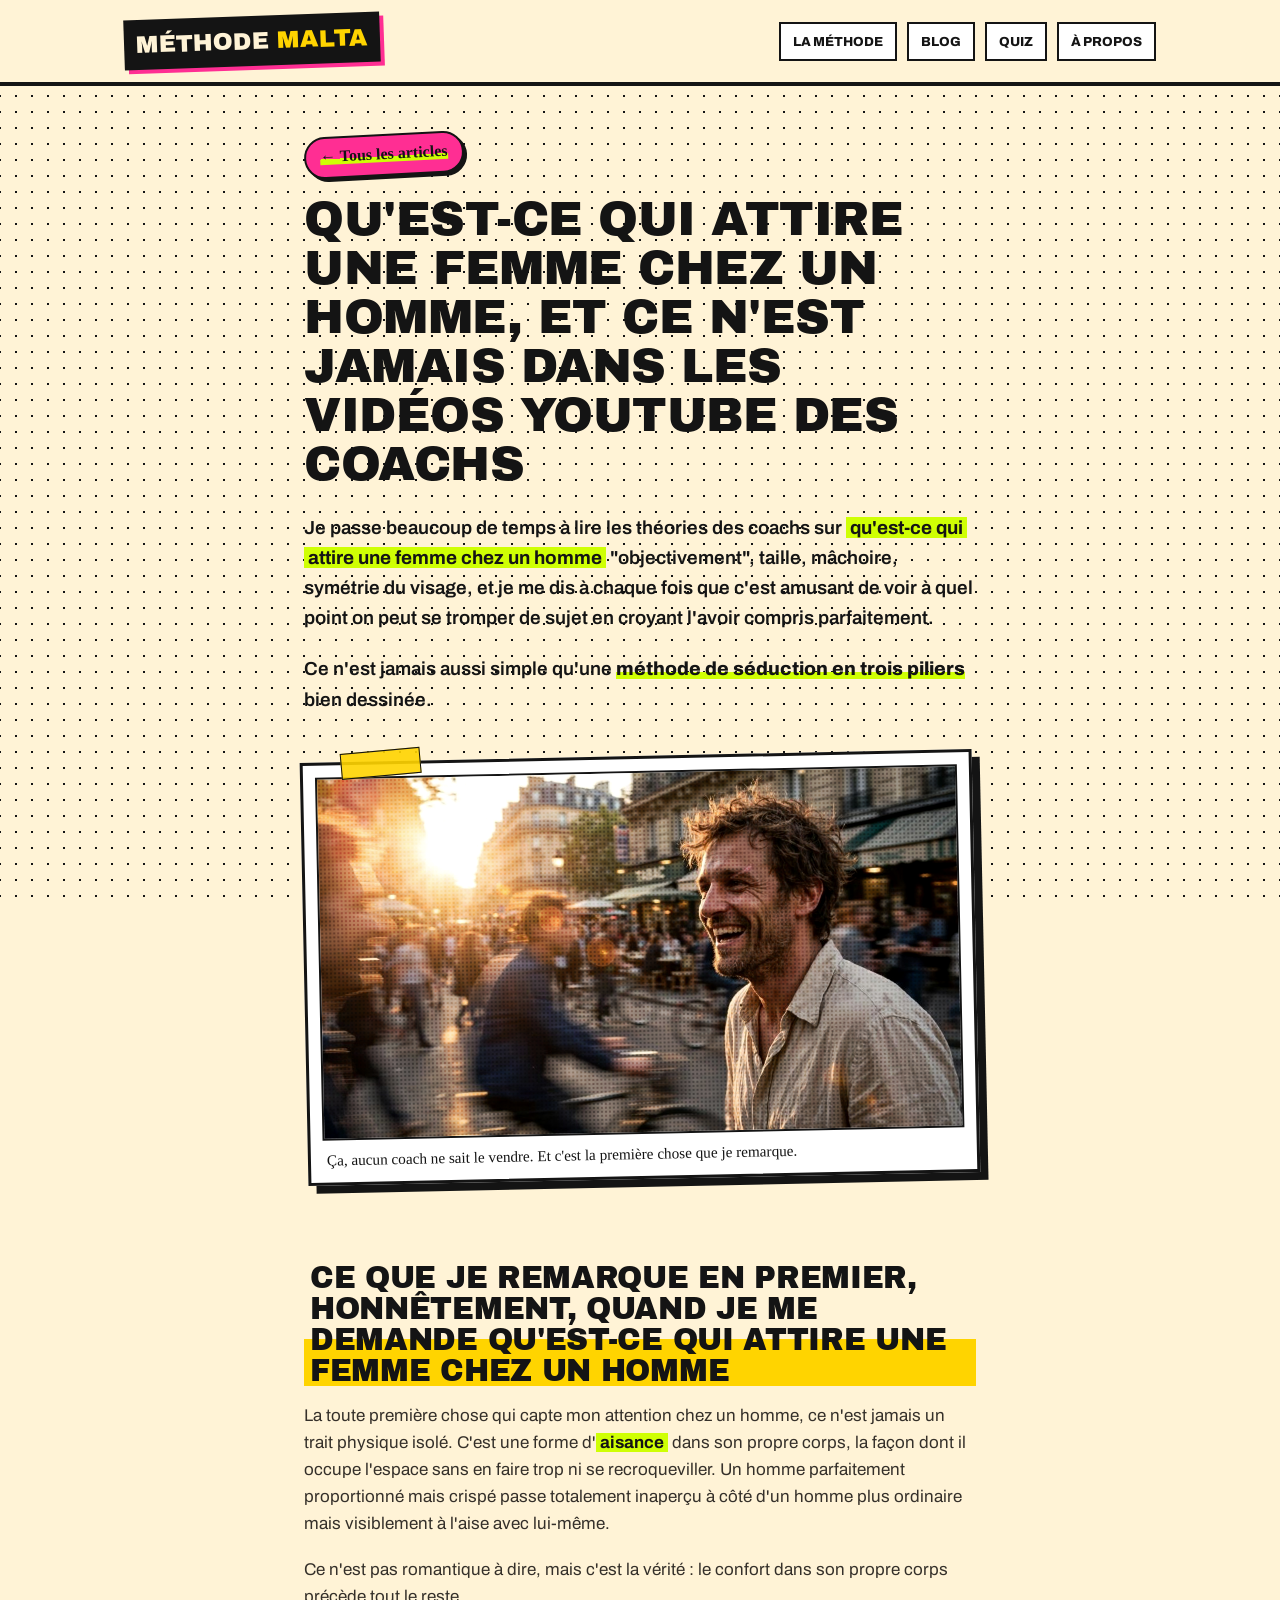
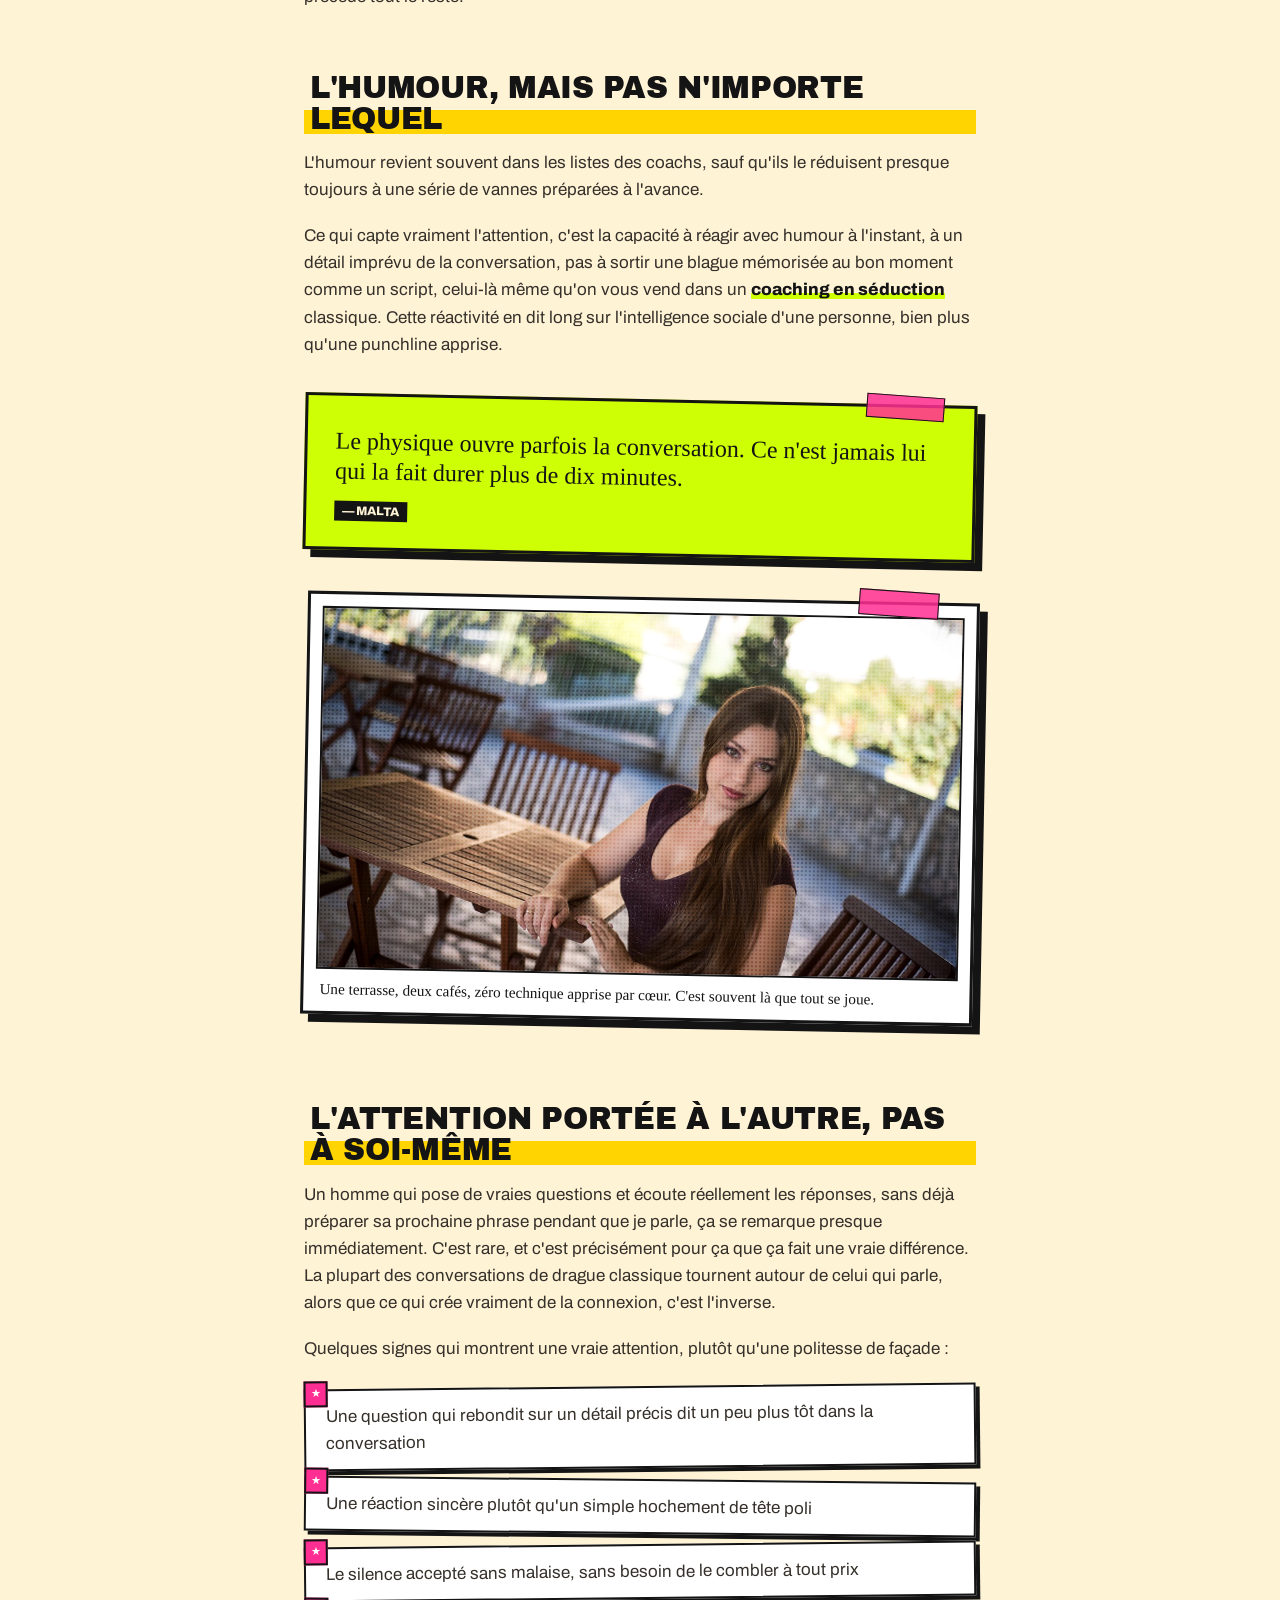
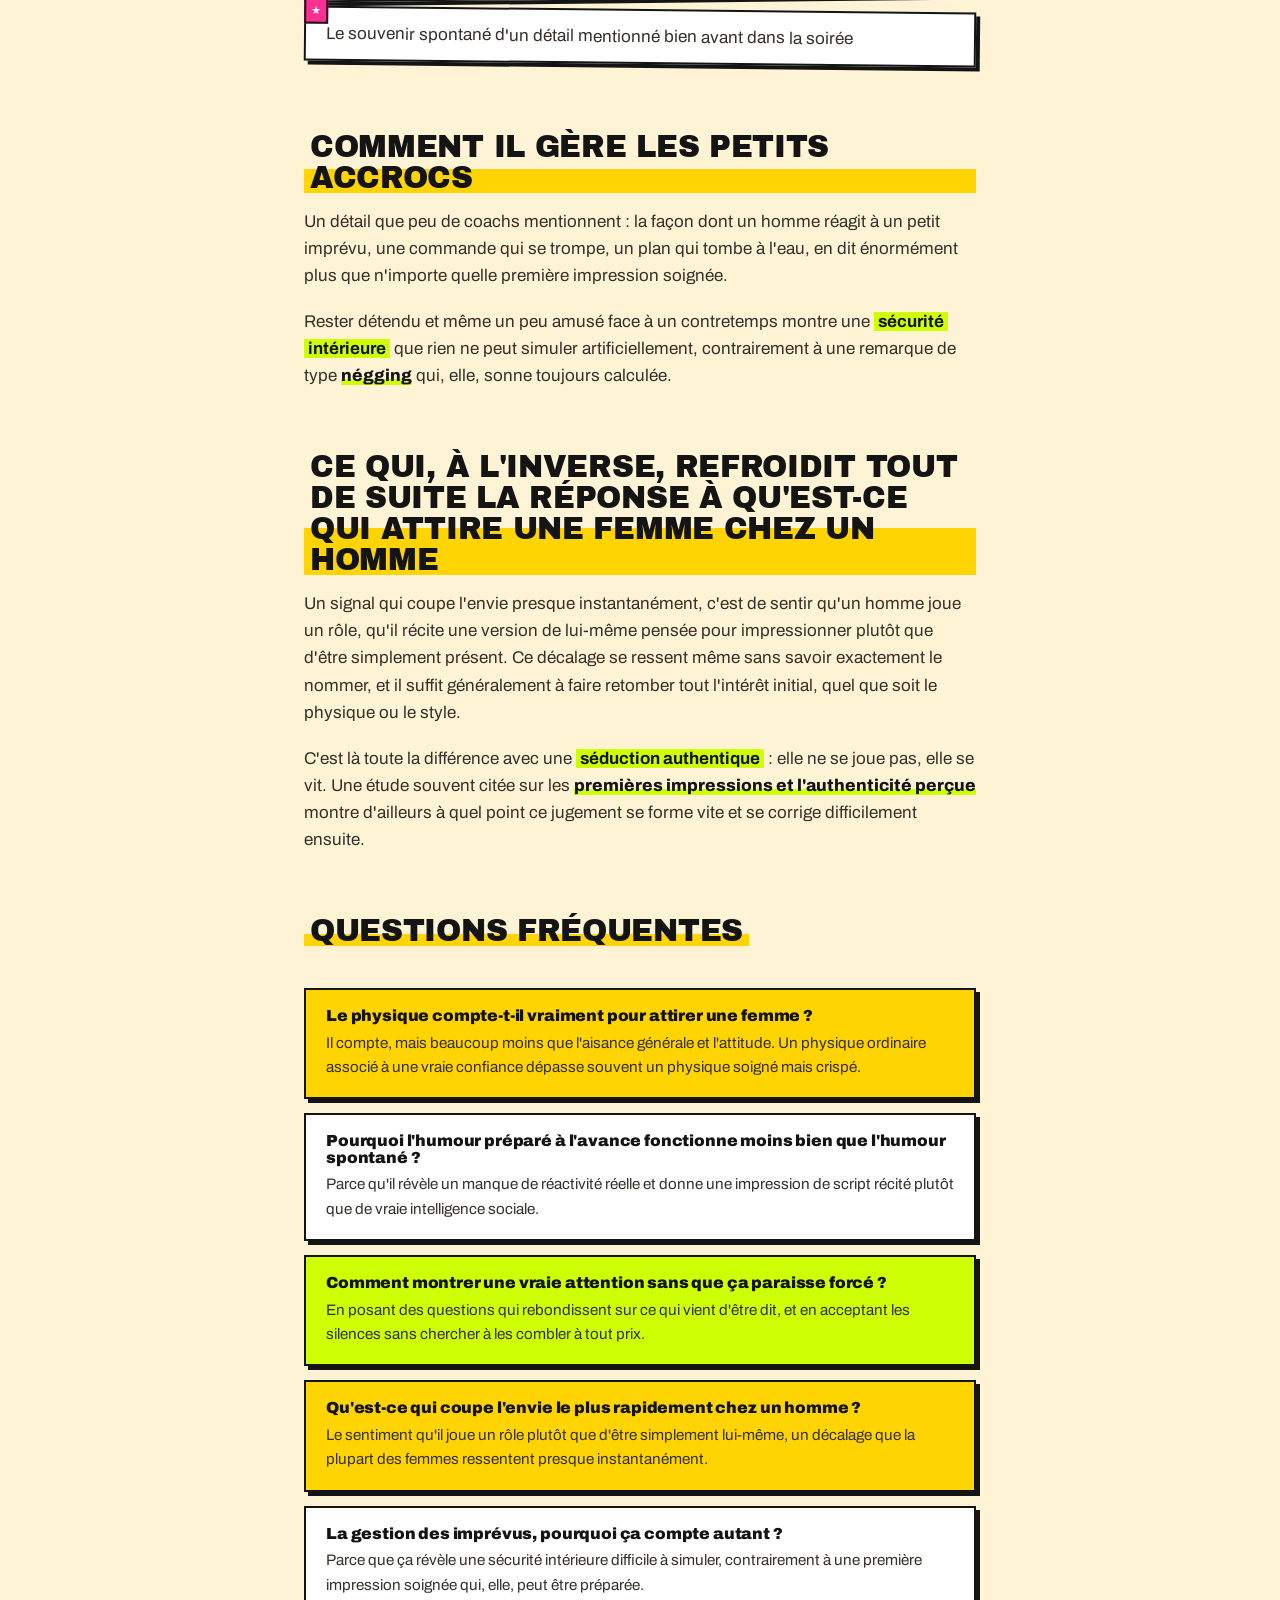
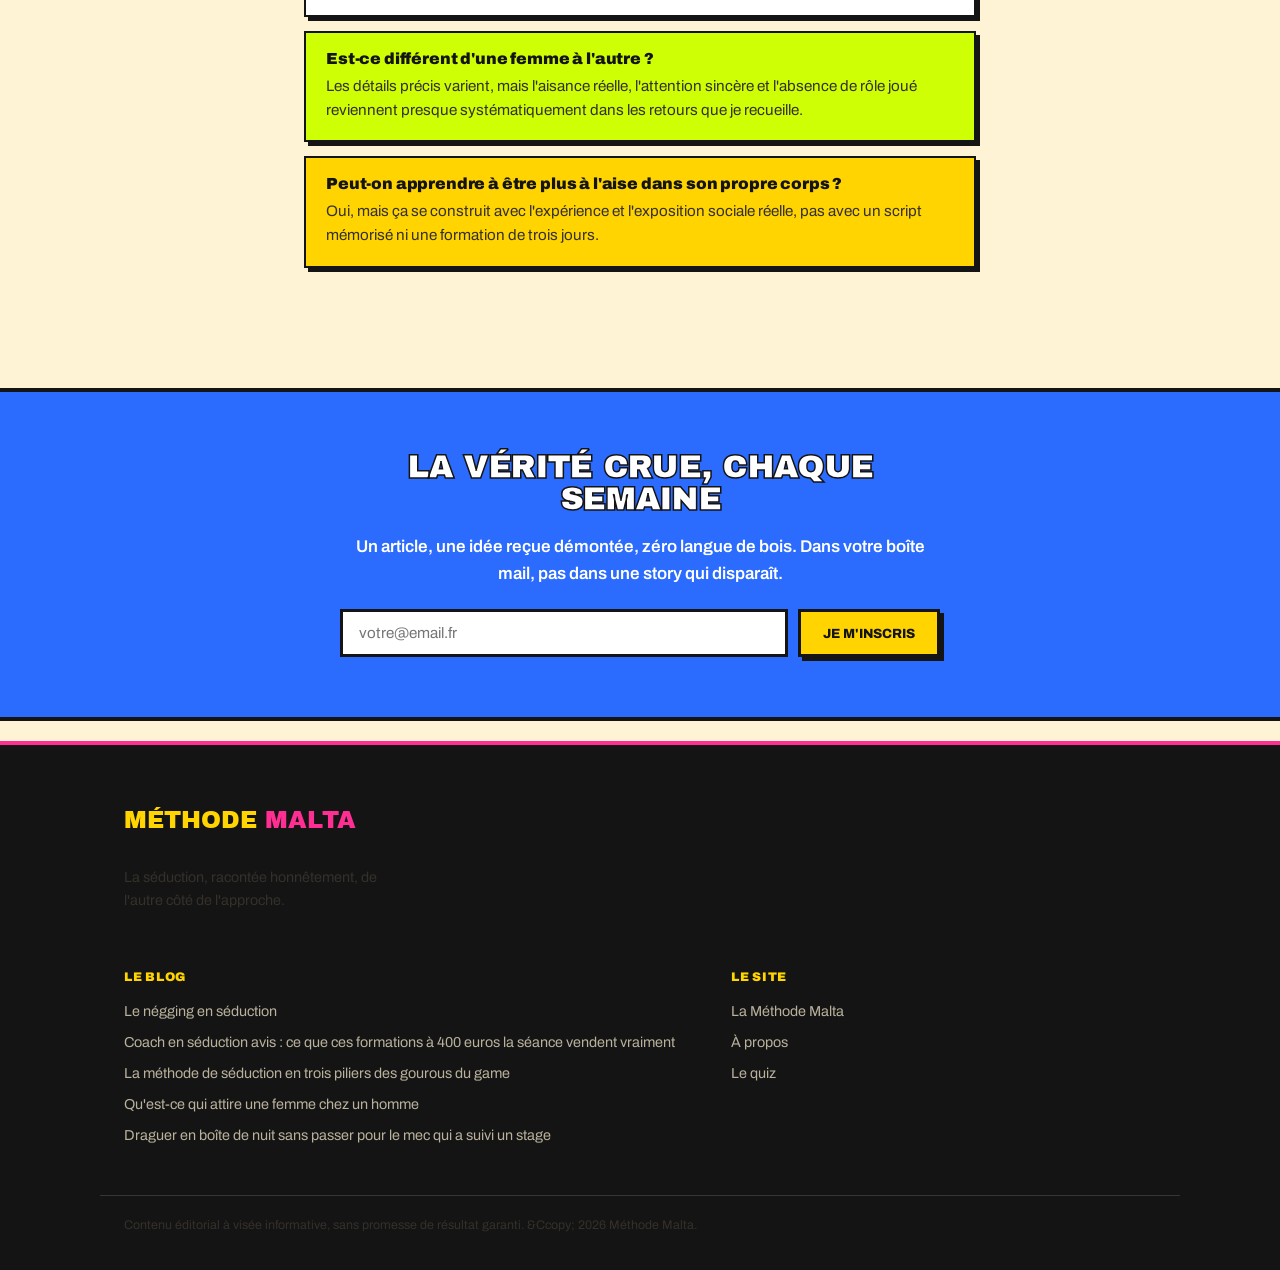
<file: blog/femme-remarque.html>
<!DOCTYPE html>
<html lang="fr">
<head>
<meta charset="UTF-8">
<meta name="viewport" content="width=device-width, initial-scale=1.0">
<title>Ce qu'une femme remarque vraiment chez un homme (Méthode Malta) | Méthode Malta</title>
<meta name="description" content="Malta explique, vu de son côté, ce qui capte vraiment l'attention d'une femme chez un homme, loin des recettes des coachs en séduction.">
<link rel="canonical" href="https://methodemaltarencontre.fr/blog/femme-remarque.html">
<meta name="robots" content="index, follow">
<meta property="og:title" content="Ce qu'une femme remarque vraiment chez un homme (Méthode Malta) | Méthode Malta">
<meta property="og:description" content="Malta explique, vu de son côté, ce qui capte vraiment l'attention d'une femme chez un homme, loin des recettes des coachs en séduction.">
<link rel="preconnect" href="https://fonts.googleapis.com">
<link rel="preconnect" href="https://fonts.gstatic.com" crossorigin>
<link href="https://fonts.googleapis.com/css2?family=Archivo+Black&family=Permanent+Marker&family=Archivo:wght@400;500;600;700;800;900&display=swap" rel="stylesheet">
<link rel="stylesheet" href="../css/style.css">
</head>
<body>
<header class="site-header">
  <div class="wrap header-inner">
    <a class="logo" href="../index.html">M&eacute;thode <span>Malta</span></a>
    <nav class="main-nav">
      <a href="../methode.html">La M&eacute;thode</a>
      <a href="../blog/index.html">Blog</a>
      <a href="../quiz.html">Quiz</a>
      <a href="../a-propos.html">&Agrave; propos</a>
    </nav>
  </div>
</header>
<main>
  <article class="wrap article-page">
    <p class="kicker"><a href="../blog/index.html">&larr; Tous les articles</a></p>
    <h1>Qu'est-ce qui attire une femme chez un homme, et ce n'est jamais dans les vidéos YouTube des coachs</h1>
    <p class="lead">Je passe beaucoup de temps à lire les théories des coachs sur <strong>qu'est-ce qui attire une femme chez un homme</strong> "objectivement", taille, mâchoire, symétrie du visage, et je me dis à chaque fois que c'est amusant de voir à quel point on peut se tromper de sujet en croyant l'avoir compris parfaitement.</p>
<p class="lead">Ce n'est jamais aussi simple qu'une <a href="trois-piliers.html">méthode de séduction en trois piliers</a> bien dessinée.</p>
    <figure class="photo-frame">
  <div class="photo-media">
    <img src="../images/blog/femme-remarque-couverture.jpg" width="1095" height="616" loading="eager" alt="Un homme éclate de rire dans une rue de Paris en fin de journée">
  </div>
  <figcaption>Ça, aucun coach ne sait le vendre. Et c'est la première chose que je remarque.</figcaption>
</figure>

    <h2>Ce que je remarque en premier, honnêtement, quand je me demande qu'est-ce qui attire une femme chez un homme</h2>
<p>La toute première chose qui capte mon attention chez un homme, ce n'est jamais un trait physique isolé. C'est une forme d'<strong>aisance</strong> dans son propre corps, la façon dont il occupe l'espace sans en faire trop ni se recroqueviller. Un homme parfaitement proportionné mais crispé passe totalement inaperçu à côté d'un homme plus ordinaire mais visiblement à l'aise avec lui-même.</p>
<p>Ce n'est pas romantique à dire, mais c'est la vérité : le confort dans son propre corps précède tout le reste.</p>
<h2>L'humour, mais pas n'importe lequel</h2>
<p>L'humour revient souvent dans les listes des coachs, sauf qu'ils le réduisent presque toujours à une série de vannes préparées à l'avance.</p>
<p>Ce qui capte vraiment l'attention, c'est la capacité à réagir avec humour à l'instant, à un détail imprévu de la conversation, pas à sortir une blague mémorisée au bon moment comme un script, celui-là même qu'on vous vend dans un <a href="coach-seduction.html">coaching en séduction</a> classique. Cette réactivité en dit long sur l'intelligence sociale d'une personne, bien plus qu'une punchline apprise.</p>
<blockquote class="malta-take">
  <span class="malta-take-mark">&ldquo;</span>
  <p>Le physique ouvre parfois la conversation. Ce n'est jamais lui qui la fait durer plus de dix minutes.</p>
  <cite>&mdash; Malta</cite>
</blockquote><figure class="photo-frame tilt-right">
  <div class="photo-media">
    <img src="../images/blog/femme-remarque-terrasse.jpg" width="1280" height="720" loading="lazy" alt="Une femme attablée en terrasse, en pleine conversation, dans la lumière de fin d'après-midi">
  </div>
  <figcaption>Une terrasse, deux cafés, zéro technique apprise par cœur. C'est souvent là que tout se joue.</figcaption>
</figure><h2>L'attention portée à l'autre, pas à soi-même</h2>
<p>Un homme qui pose de vraies questions et écoute réellement les réponses, sans déjà préparer sa prochaine phrase pendant que je parle, ça se remarque presque immédiatement. C'est rare, et c'est précisément pour ça que ça fait une vraie différence. La plupart des conversations de drague classique tournent autour de celui qui parle, alors que ce qui crée vraiment de la connexion, c'est l'inverse.</p>
<p>Quelques signes qui montrent une vraie attention, plutôt qu'une politesse de façade :</p>
<ul class="check-list">
<li>Une question qui rebondit sur un détail précis dit un peu plus tôt dans la conversation</li>
<li>Une réaction sincère plutôt qu'un simple hochement de tête poli</li>
<li>Le silence accepté sans malaise, sans besoin de le combler à tout prix</li>
<li>Le souvenir spontané d'un détail mentionné bien avant dans la soirée</li>
</ul>
<h2>Comment il gère les petits accrocs</h2>
<p>Un détail que peu de coachs mentionnent : la façon dont un homme réagit à un petit imprévu, une commande qui se trompe, un plan qui tombe à l'eau, en dit énormément plus que n'importe quelle première impression soignée.</p>
<p>Rester détendu et même un peu amusé face à un contretemps montre une <strong>sécurité intérieure</strong> que rien ne peut simuler artificiellement, contrairement à une remarque de type <a href="negging.html">négging</a> qui, elle, sonne toujours calculée.</p>
<h2>Ce qui, à l'inverse, refroidit tout de suite la réponse à qu'est-ce qui attire une femme chez un homme</h2>
<p>Un signal qui coupe l'envie presque instantanément, c'est de sentir qu'un homme joue un rôle, qu'il récite une version de lui-même pensée pour impressionner plutôt que d'être simplement présent. Ce décalage se ressent même sans savoir exactement le nommer, et il suffit généralement à faire retomber tout l'intérêt initial, quel que soit le physique ou le style.</p>
<p>C'est là toute la différence avec une <strong>séduction authentique</strong> : elle ne se joue pas, elle se vit. Une étude souvent citée sur les <a href="https://en.wikipedia.org/wiki/Thin-slicing">premières impressions et l'authenticité perçue</a> montre d'ailleurs à quel point ce jugement se forme vite et se corrige difficilement ensuite.</p>

    <h2>Questions fr&eacute;quentes</h2>
    <div class="faq-block">
<div class="faq-item"><h3>Le physique compte-t-il vraiment pour attirer une femme ?</h3><p>Il compte, mais beaucoup moins que l'aisance générale et l'attitude. Un physique ordinaire associé à une vraie confiance dépasse souvent un physique soigné mais crispé.</p></div>
<div class="faq-item"><h3>Pourquoi l'humour préparé à l'avance fonctionne moins bien que l'humour spontané ?</h3><p>Parce qu'il révèle un manque de réactivité réelle et donne une impression de script récité plutôt que de vraie intelligence sociale.</p></div>
<div class="faq-item"><h3>Comment montrer une vraie attention sans que ça paraisse forcé ?</h3><p>En posant des questions qui rebondissent sur ce qui vient d'être dit, et en acceptant les silences sans chercher à les combler à tout prix.</p></div>
<div class="faq-item"><h3>Qu'est-ce qui coupe l'envie le plus rapidement chez un homme ?</h3><p>Le sentiment qu'il joue un rôle plutôt que d'être simplement lui-même, un décalage que la plupart des femmes ressentent presque instantanément.</p></div>
<div class="faq-item"><h3>La gestion des imprévus, pourquoi ça compte autant ?</h3><p>Parce que ça révèle une sécurité intérieure difficile à simuler, contrairement à une première impression soignée qui, elle, peut être préparée.</p></div>
<div class="faq-item"><h3>Est-ce différent d'une femme à l'autre ?</h3><p>Les détails précis varient, mais l'aisance réelle, l'attention sincère et l'absence de rôle joué reviennent presque systématiquement dans les retours que je recueille.</p></div>
<div class="faq-item"><h3>Peut-on apprendre à être plus à l'aise dans son propre corps ?</h3><p>Oui, mais ça se construit avec l'expérience et l'exposition sociale réelle, pas avec un script mémorisé ni une formation de trois jours.</p></div>
</div>
  </article>
  <section class="newsletter-block">
  <div class="newsletter-inner">
    <h3>La v&eacute;rit&eacute; crue, chaque semaine</h3>
    <p>Un article, une id&eacute;e re&ccedil;ue d&eacute;mont&eacute;e, zéro langue de bois. Dans votre bo&icirc;te mail, pas dans une story qui dispara&icirc;t.</p>
    <form class="newsletter-form" onsubmit="return false;">
      <input type="email" placeholder="votre@email.fr" required>
      <button type="submit">Je m'inscris</button>
    </form>
  </div>
</section>
</main>
<footer class="site-footer">
  <div class="wrap footer-inner">
    <div>
      <p class="logo footer-logo">M&eacute;thode <span>Malta</span></p>
      <p class="footer-tag">La s&eacute;duction, racont&eacute;e honn&ecirc;tement, de l'autre c&ocirc;t&eacute; de l'approche.</p>
    </div>
    <div class="footer-cols">
      <div>
        <p class="footer-h">Le blog</p>
        <a href="../blog/negging.html">Le négging en séduction</a>
<a href="../blog/coach-seduction.html">Coach en séduction avis : ce que ces formations à 400 euros la séance vendent vraiment</a>
<a href="../blog/trois-piliers.html">La méthode de séduction en trois piliers des gourous du game</a>
<a href="../blog/femme-remarque.html">Qu'est-ce qui attire une femme chez un homme</a>
<a href="../blog/boite-de-nuit.html">Draguer en boîte de nuit sans passer pour le mec qui a suivi un stage</a>
      </div>
      <div>
        <p class="footer-h">Le site</p>
        <a href="../methode.html">La M&eacute;thode Malta</a>
        <a href="../a-propos.html">&Agrave; propos</a>
        <a href="../quiz.html">Le quiz</a>
      </div>
    </div>
  </div>
  <div class="wrap footer-legal">
    <p>Contenu &eacute;ditorial &agrave; vis&eacute;e informative, sans promesse de r&eacute;sultat garanti. &Ccopy; 2026 Méthode Malta.</p>
  </div>
</footer>
</body>
</html>
</file>
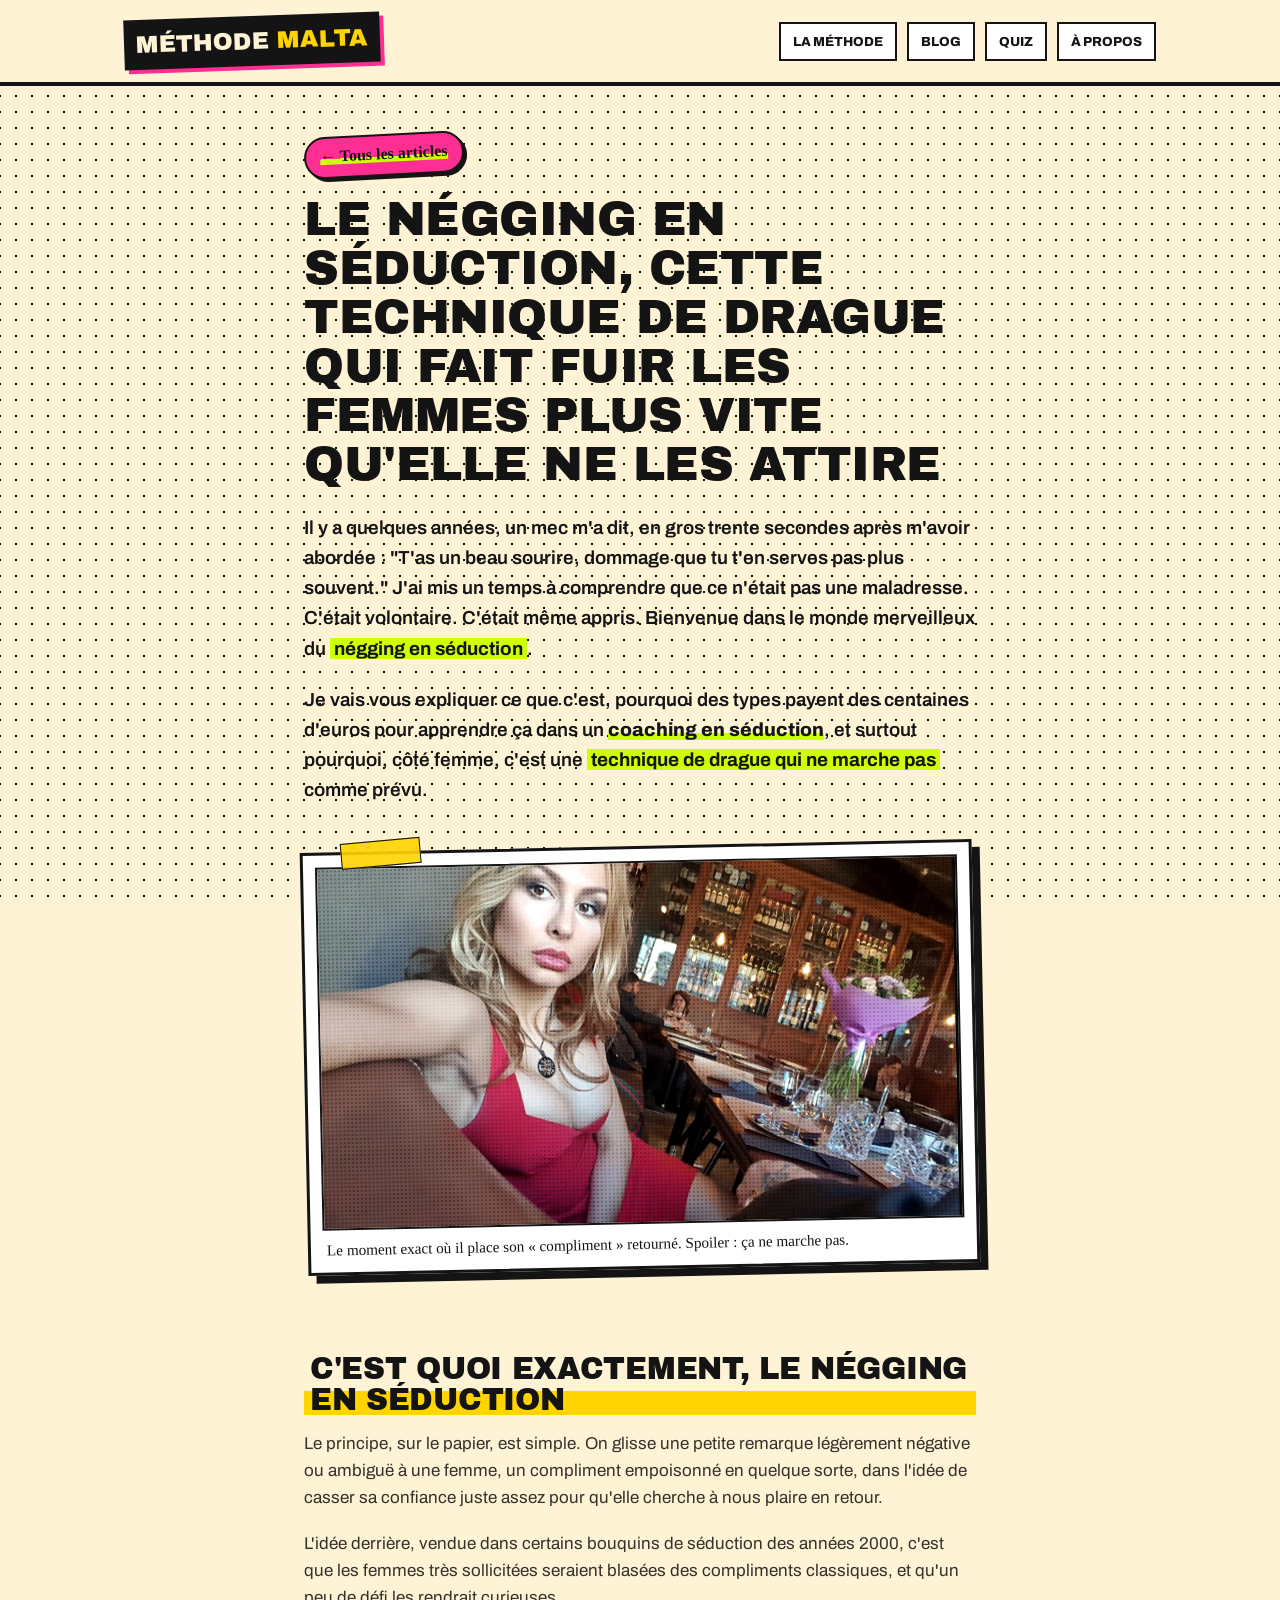
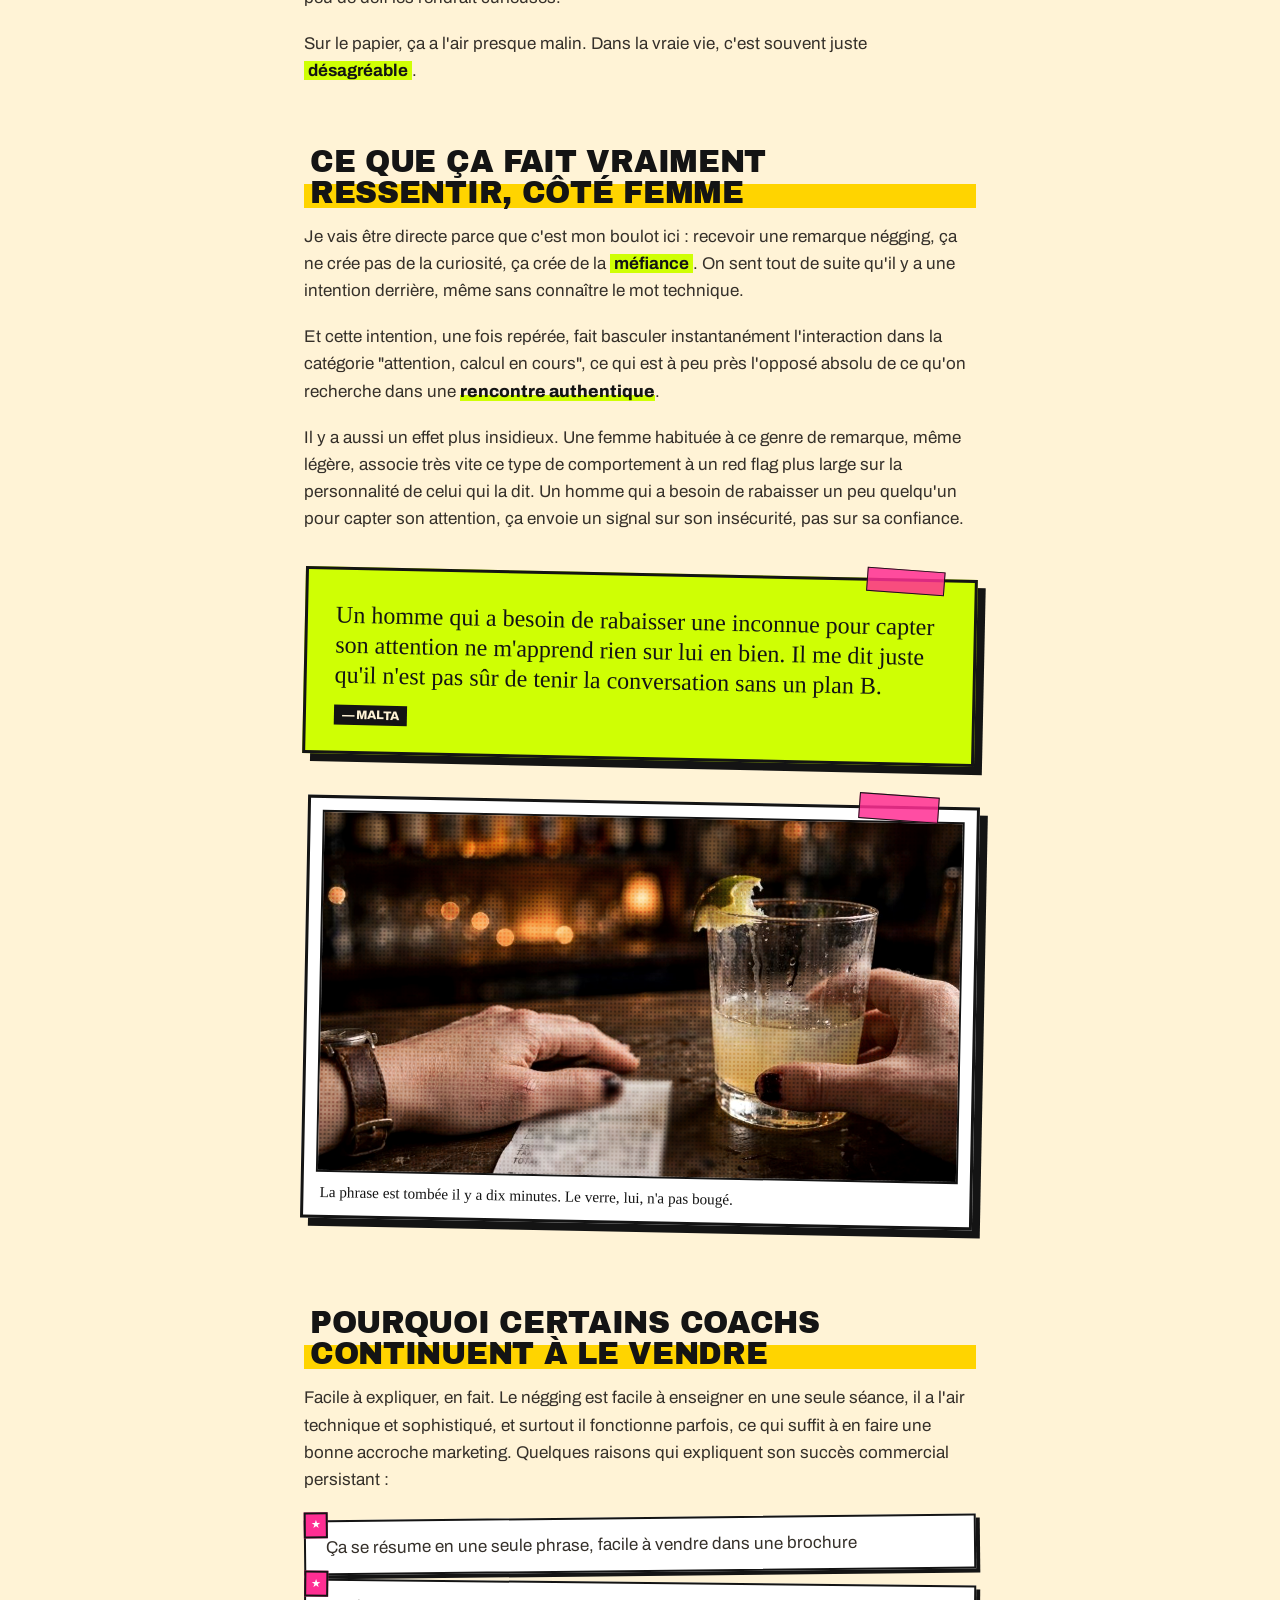
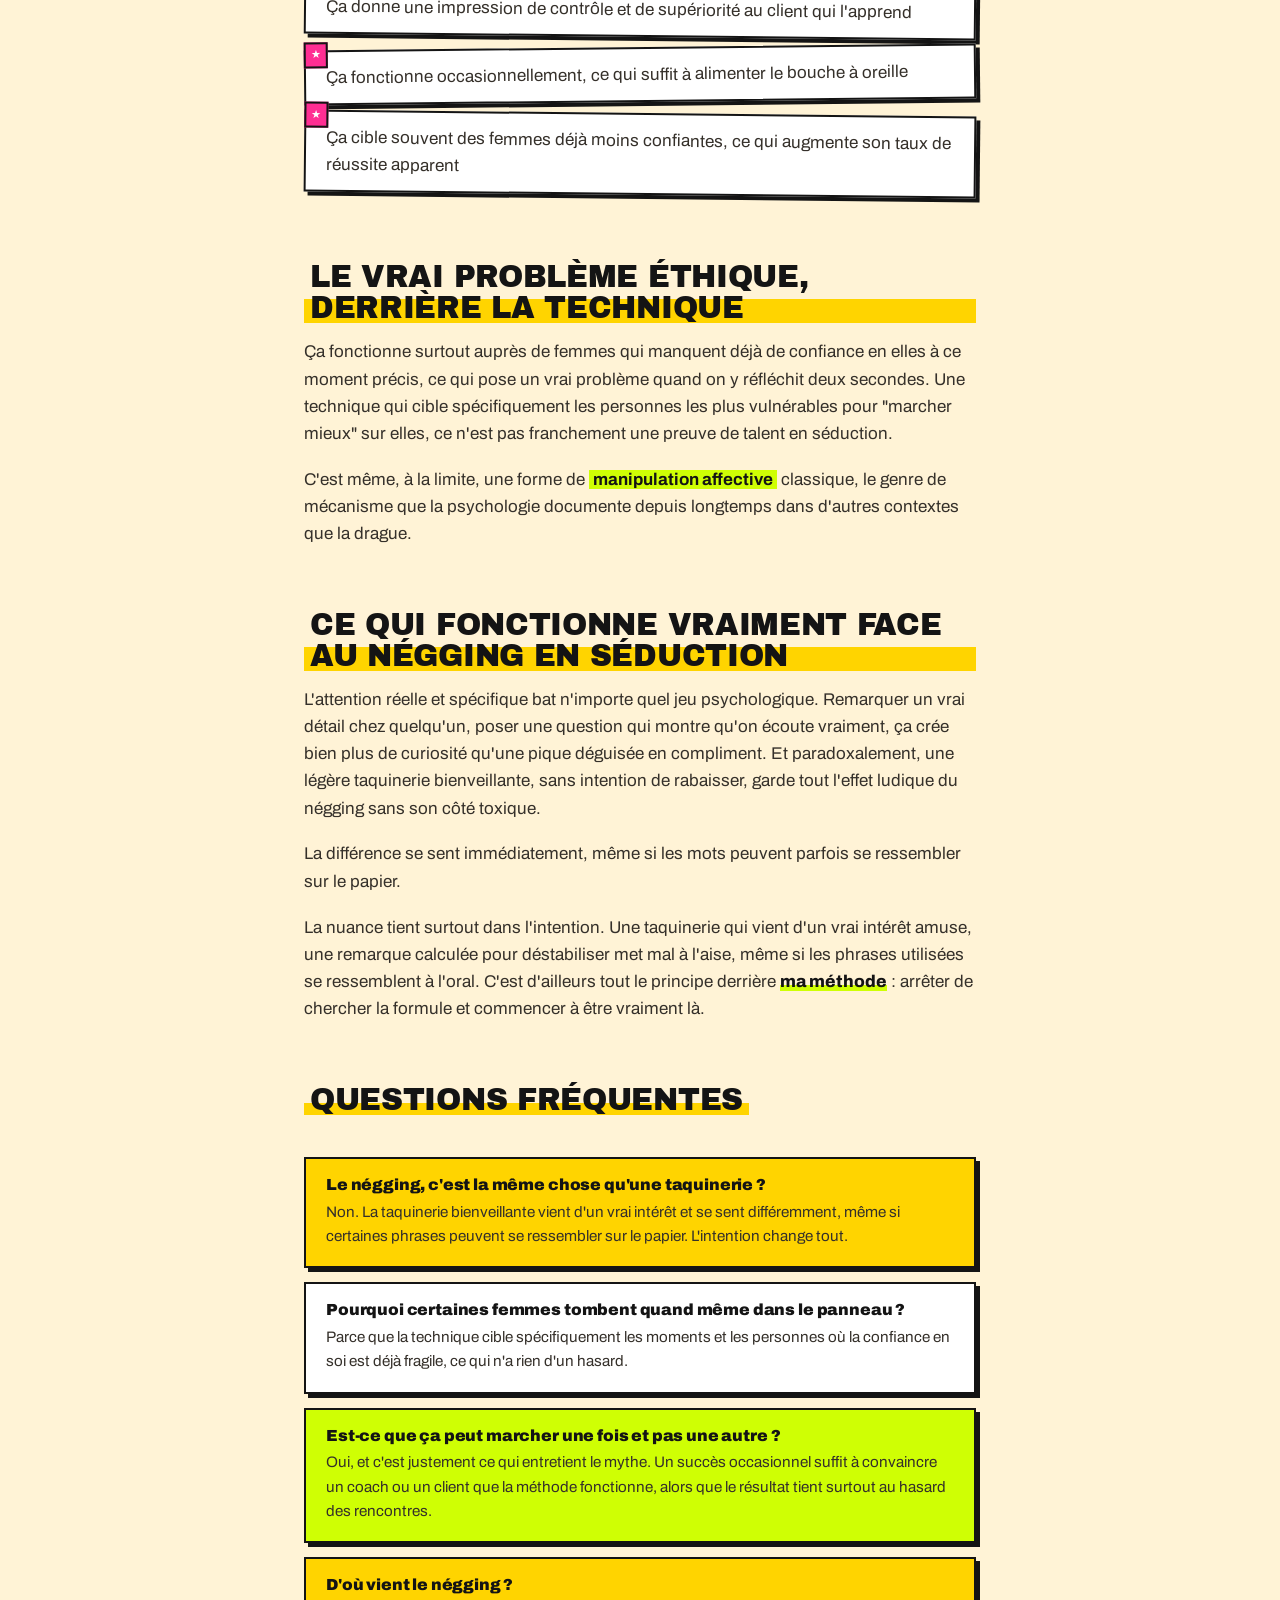
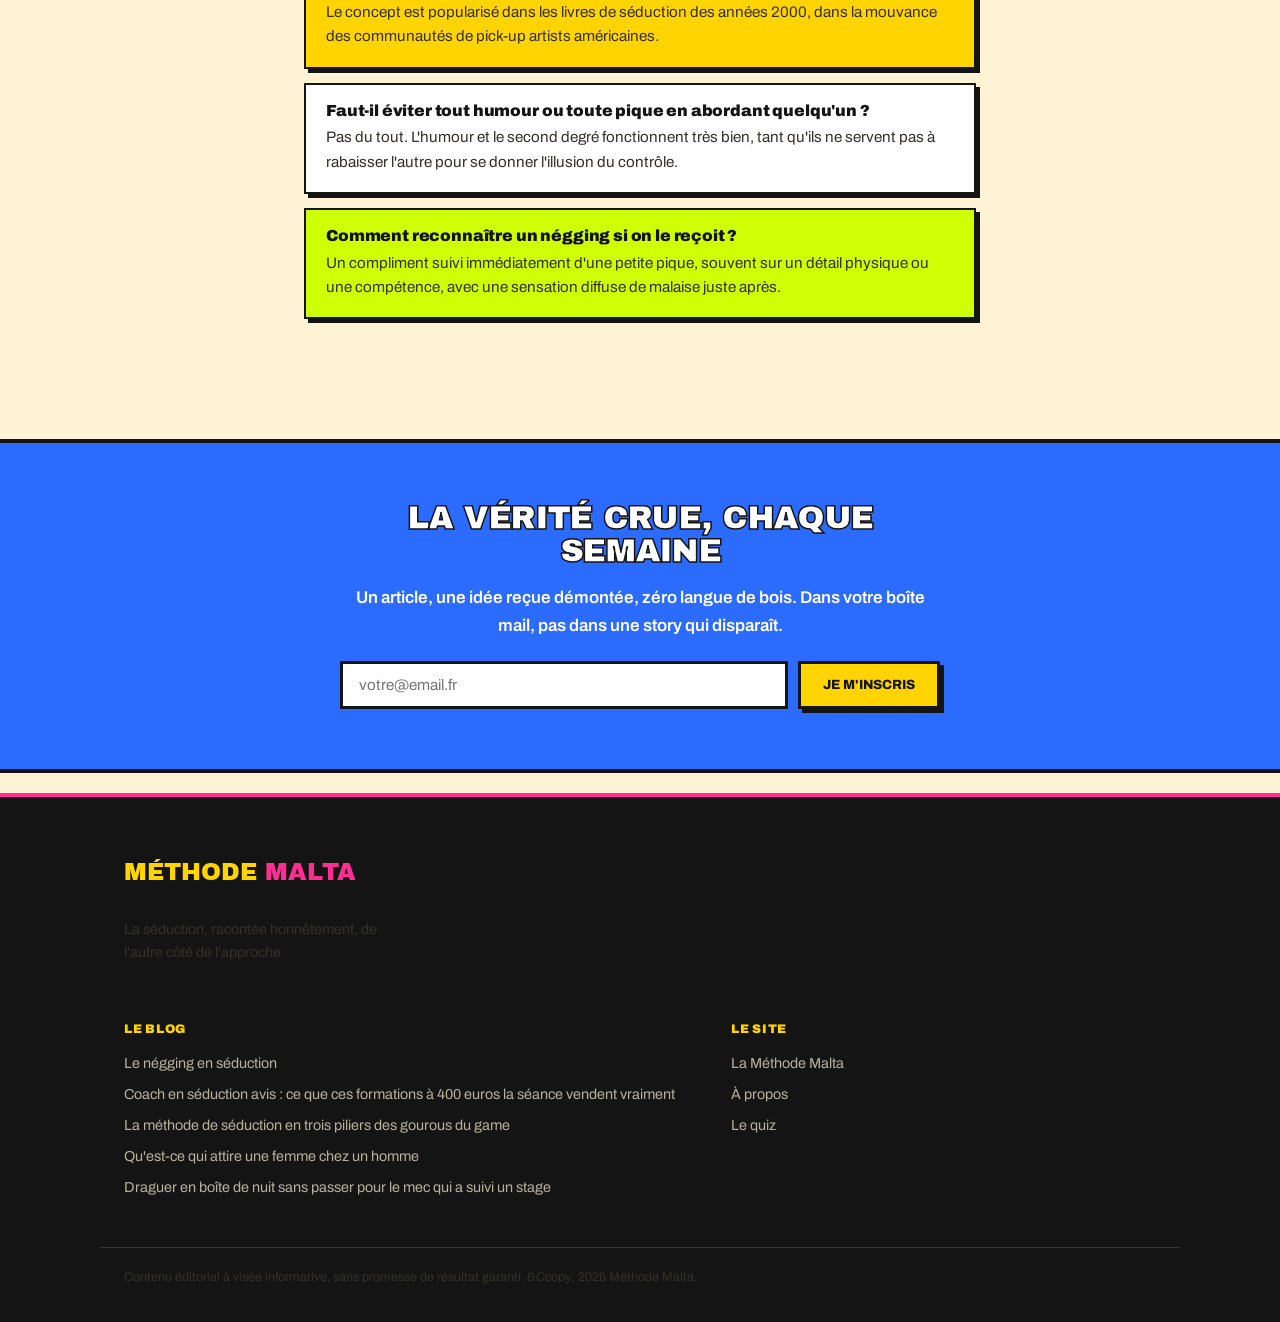
<file: blog/negging.html>
<!DOCTYPE html>
<html lang="fr">
<head>
<meta charset="UTF-8">
<meta name="viewport" content="width=device-width, initial-scale=1.0">
<title>Le négging en séduction, pourquoi ça ne marche pas (Méthode Malta) | Méthode Malta</title>
<meta name="description" content="Malta démonte le négging, cette fausse technique de coach en séduction. Pourquoi ça met mal à l'aise plutôt que ça n'attire, vu par une femme.">
<link rel="canonical" href="https://methodemaltarencontre.fr/blog/negging.html">
<meta name="robots" content="index, follow">
<meta property="og:title" content="Le négging en séduction, pourquoi ça ne marche pas (Méthode Malta) | Méthode Malta">
<meta property="og:description" content="Malta démonte le négging, cette fausse technique de coach en séduction. Pourquoi ça met mal à l'aise plutôt que ça n'attire, vu par une femme.">
<link rel="preconnect" href="https://fonts.googleapis.com">
<link rel="preconnect" href="https://fonts.gstatic.com" crossorigin>
<link href="https://fonts.googleapis.com/css2?family=Archivo+Black&family=Permanent+Marker&family=Archivo:wght@400;500;600;700;800;900&display=swap" rel="stylesheet">
<link rel="stylesheet" href="../css/style.css">
</head>
<body>
<header class="site-header">
  <div class="wrap header-inner">
    <a class="logo" href="../index.html">M&eacute;thode <span>Malta</span></a>
    <nav class="main-nav">
      <a href="../methode.html">La M&eacute;thode</a>
      <a href="../blog/index.html">Blog</a>
      <a href="../quiz.html">Quiz</a>
      <a href="../a-propos.html">&Agrave; propos</a>
    </nav>
  </div>
</header>
<main>
  <article class="wrap article-page">
    <p class="kicker"><a href="../blog/index.html">&larr; Tous les articles</a></p>
    <h1>Le négging en séduction, cette technique de drague qui fait fuir les femmes plus vite qu'elle ne les attire</h1>
    <p class="lead">Il y a quelques années, un mec m'a dit, en gros trente secondes après m'avoir abordée : "T'as un beau sourire, dommage que tu t'en serves pas plus souvent." J'ai mis un temps à comprendre que ce n'était pas une maladresse. C'était volontaire. C'était même appris. Bienvenue dans le monde merveilleux du <strong>négging en séduction</strong>.</p>
<p class="lead">Je vais vous expliquer ce que c'est, pourquoi des types payent des centaines d'euros pour apprendre ça dans un <a href="coach-seduction.html">coaching en séduction</a>, et surtout pourquoi, côté femme, c'est une <strong>technique de drague qui ne marche pas</strong> comme prévu.</p>
    <figure class="photo-frame">
  <div class="photo-media">
    <img src="../images/blog/negging-couverture.jpg" width="936" height="526" loading="eager" alt="Une femme seule à la table d'un bar, l'air peu convaincu par ce qu'on vient de lui dire">
  </div>
  <figcaption>Le moment exact où il place son « compliment » retourné. Spoiler : ça ne marche pas.</figcaption>
</figure>

    <h2>C'est quoi exactement, le négging en séduction</h2>
<p>Le principe, sur le papier, est simple. On glisse une petite remarque légèrement négative ou ambiguë à une femme, un compliment empoisonné en quelque sorte, dans l'idée de casser sa confiance juste assez pour qu'elle cherche à nous plaire en retour.</p>
<p>L'idée derrière, vendue dans certains bouquins de séduction des années 2000, c'est que les femmes très sollicitées seraient blasées des compliments classiques, et qu'un peu de défi les rendrait curieuses.</p>
<p>Sur le papier, ça a l'air presque malin. Dans la vraie vie, c'est souvent juste <strong>désagréable</strong>.</p>
<h2>Ce que ça fait vraiment ressentir, côté femme</h2>
<p>Je vais être directe parce que c'est mon boulot ici : recevoir une remarque négging, ça ne crée pas de la curiosité, ça crée de la <strong>méfiance</strong>. On sent tout de suite qu'il y a une intention derrière, même sans connaître le mot technique.</p>
<p>Et cette intention, une fois repérée, fait basculer instantanément l'interaction dans la catégorie "attention, calcul en cours", ce qui est à peu près l'opposé absolu de ce qu'on recherche dans une <a href="femme-remarque.html">rencontre authentique</a>.</p>
<p>Il y a aussi un effet plus insidieux. Une femme habituée à ce genre de remarque, même légère, associe très vite ce type de comportement à un red flag plus large sur la personnalité de celui qui la dit. Un homme qui a besoin de rabaisser un peu quelqu'un pour capter son attention, ça envoie un signal sur son insécurité, pas sur sa confiance.</p>
<blockquote class="malta-take">
  <span class="malta-take-mark">&ldquo;</span>
  <p>Un homme qui a besoin de rabaisser une inconnue pour capter son attention ne m'apprend rien sur lui en bien. Il me dit juste qu'il n'est pas sûr de tenir la conversation sans un plan B.</p>
  <cite>&mdash; Malta</cite>
</blockquote><figure class="photo-frame tilt-right">
  <div class="photo-media">
    <img src="../images/blog/negging-comptoir.jpg" width="949" height="533" loading="lazy" alt="Deux mains sur le comptoir d'un bar, l'une tenant un verre à moitié vide">
  </div>
  <figcaption>La phrase est tombée il y a dix minutes. Le verre, lui, n'a pas bougé.</figcaption>
</figure><h2>Pourquoi certains coachs continuent à le vendre</h2>
<p>Facile à expliquer, en fait. Le négging est facile à enseigner en une seule séance, il a l'air technique et sophistiqué, et surtout il fonctionne parfois, ce qui suffit à en faire une bonne accroche marketing. Quelques raisons qui expliquent son succès commercial persistant :</p>
<ul class="check-list">
<li>Ça se résume en une seule phrase, facile à vendre dans une brochure</li>
<li>Ça donne une impression de contrôle et de supériorité au client qui l'apprend</li>
<li>Ça fonctionne occasionnellement, ce qui suffit à alimenter le bouche à oreille</li>
<li>Ça cible souvent des femmes déjà moins confiantes, ce qui augmente son taux de réussite apparent</li>
</ul>
<h2>Le vrai problème éthique, derrière la technique</h2>
<p>Ça fonctionne surtout auprès de femmes qui manquent déjà de confiance en elles à ce moment précis, ce qui pose un vrai problème quand on y réfléchit deux secondes. Une technique qui cible spécifiquement les personnes les plus vulnérables pour "marcher mieux" sur elles, ce n'est pas franchement une preuve de talent en séduction.</p>
<p>C'est même, à la limite, une forme de <strong>manipulation affective</strong> classique, le genre de mécanisme que la psychologie documente depuis longtemps dans d'autres contextes que la drague.</p>
<h2>Ce qui fonctionne vraiment face au négging en séduction</h2>
<p>L'attention réelle et spécifique bat n'importe quel jeu psychologique. Remarquer un vrai détail chez quelqu'un, poser une question qui montre qu'on écoute vraiment, ça crée bien plus de curiosité qu'une pique déguisée en compliment. Et paradoxalement, une légère taquinerie bienveillante, sans intention de rabaisser, garde tout l'effet ludique du négging sans son côté toxique.</p>
<p>La différence se sent immédiatement, même si les mots peuvent parfois se ressembler sur le papier.</p>
<p>La nuance tient surtout dans l'intention. Une taquinerie qui vient d'un vrai intérêt amuse, une remarque calculée pour déstabiliser met mal à l'aise, même si les phrases utilisées se ressemblent à l'oral. C'est d'ailleurs tout le principe derrière <a href="../methode.html">ma méthode</a> : arrêter de chercher la formule et commencer à être vraiment là.</p>

    <h2>Questions fr&eacute;quentes</h2>
    <div class="faq-block">
<div class="faq-item"><h3>Le négging, c'est la même chose qu'une taquinerie ?</h3><p>Non. La taquinerie bienveillante vient d'un vrai intérêt et se sent différemment, même si certaines phrases peuvent se ressembler sur le papier. L'intention change tout.</p></div>
<div class="faq-item"><h3>Pourquoi certaines femmes tombent quand même dans le panneau ?</h3><p>Parce que la technique cible spécifiquement les moments et les personnes où la confiance en soi est déjà fragile, ce qui n'a rien d'un hasard.</p></div>
<div class="faq-item"><h3>Est-ce que ça peut marcher une fois et pas une autre ?</h3><p>Oui, et c'est justement ce qui entretient le mythe. Un succès occasionnel suffit à convaincre un coach ou un client que la méthode fonctionne, alors que le résultat tient surtout au hasard des rencontres.</p></div>
<div class="faq-item"><h3>D'où vient le négging ?</h3><p>Le concept est popularisé dans les livres de séduction des années 2000, dans la mouvance des communautés de pick-up artists américaines.</p></div>
<div class="faq-item"><h3>Faut-il éviter tout humour ou toute pique en abordant quelqu'un ?</h3><p>Pas du tout. L'humour et le second degré fonctionnent très bien, tant qu'ils ne servent pas à rabaisser l'autre pour se donner l'illusion du contrôle.</p></div>
<div class="faq-item"><h3>Comment reconnaître un négging si on le reçoit ?</h3><p>Un compliment suivi immédiatement d'une petite pique, souvent sur un détail physique ou une compétence, avec une sensation diffuse de malaise juste après.</p></div>
</div>
  </article>
  <section class="newsletter-block">
  <div class="newsletter-inner">
    <h3>La v&eacute;rit&eacute; crue, chaque semaine</h3>
    <p>Un article, une id&eacute;e re&ccedil;ue d&eacute;mont&eacute;e, zéro langue de bois. Dans votre bo&icirc;te mail, pas dans une story qui dispara&icirc;t.</p>
    <form class="newsletter-form" onsubmit="return false;">
      <input type="email" placeholder="votre@email.fr" required>
      <button type="submit">Je m'inscris</button>
    </form>
  </div>
</section>
</main>
<footer class="site-footer">
  <div class="wrap footer-inner">
    <div>
      <p class="logo footer-logo">M&eacute;thode <span>Malta</span></p>
      <p class="footer-tag">La s&eacute;duction, racont&eacute;e honn&ecirc;tement, de l'autre c&ocirc;t&eacute; de l'approche.</p>
    </div>
    <div class="footer-cols">
      <div>
        <p class="footer-h">Le blog</p>
        <a href="../blog/negging.html">Le négging en séduction</a>
<a href="../blog/coach-seduction.html">Coach en séduction avis : ce que ces formations à 400 euros la séance vendent vraiment</a>
<a href="../blog/trois-piliers.html">La méthode de séduction en trois piliers des gourous du game</a>
<a href="../blog/femme-remarque.html">Qu'est-ce qui attire une femme chez un homme</a>
<a href="../blog/boite-de-nuit.html">Draguer en boîte de nuit sans passer pour le mec qui a suivi un stage</a>
      </div>
      <div>
        <p class="footer-h">Le site</p>
        <a href="../methode.html">La M&eacute;thode Malta</a>
        <a href="../a-propos.html">&Agrave; propos</a>
        <a href="../quiz.html">Le quiz</a>
      </div>
    </div>
  </div>
  <div class="wrap footer-legal">
    <p>Contenu &eacute;ditorial &agrave; vis&eacute;e informative, sans promesse de r&eacute;sultat garanti. &Ccopy; 2026 Méthode Malta.</p>
  </div>
</footer>
</body>
</html>
</file>
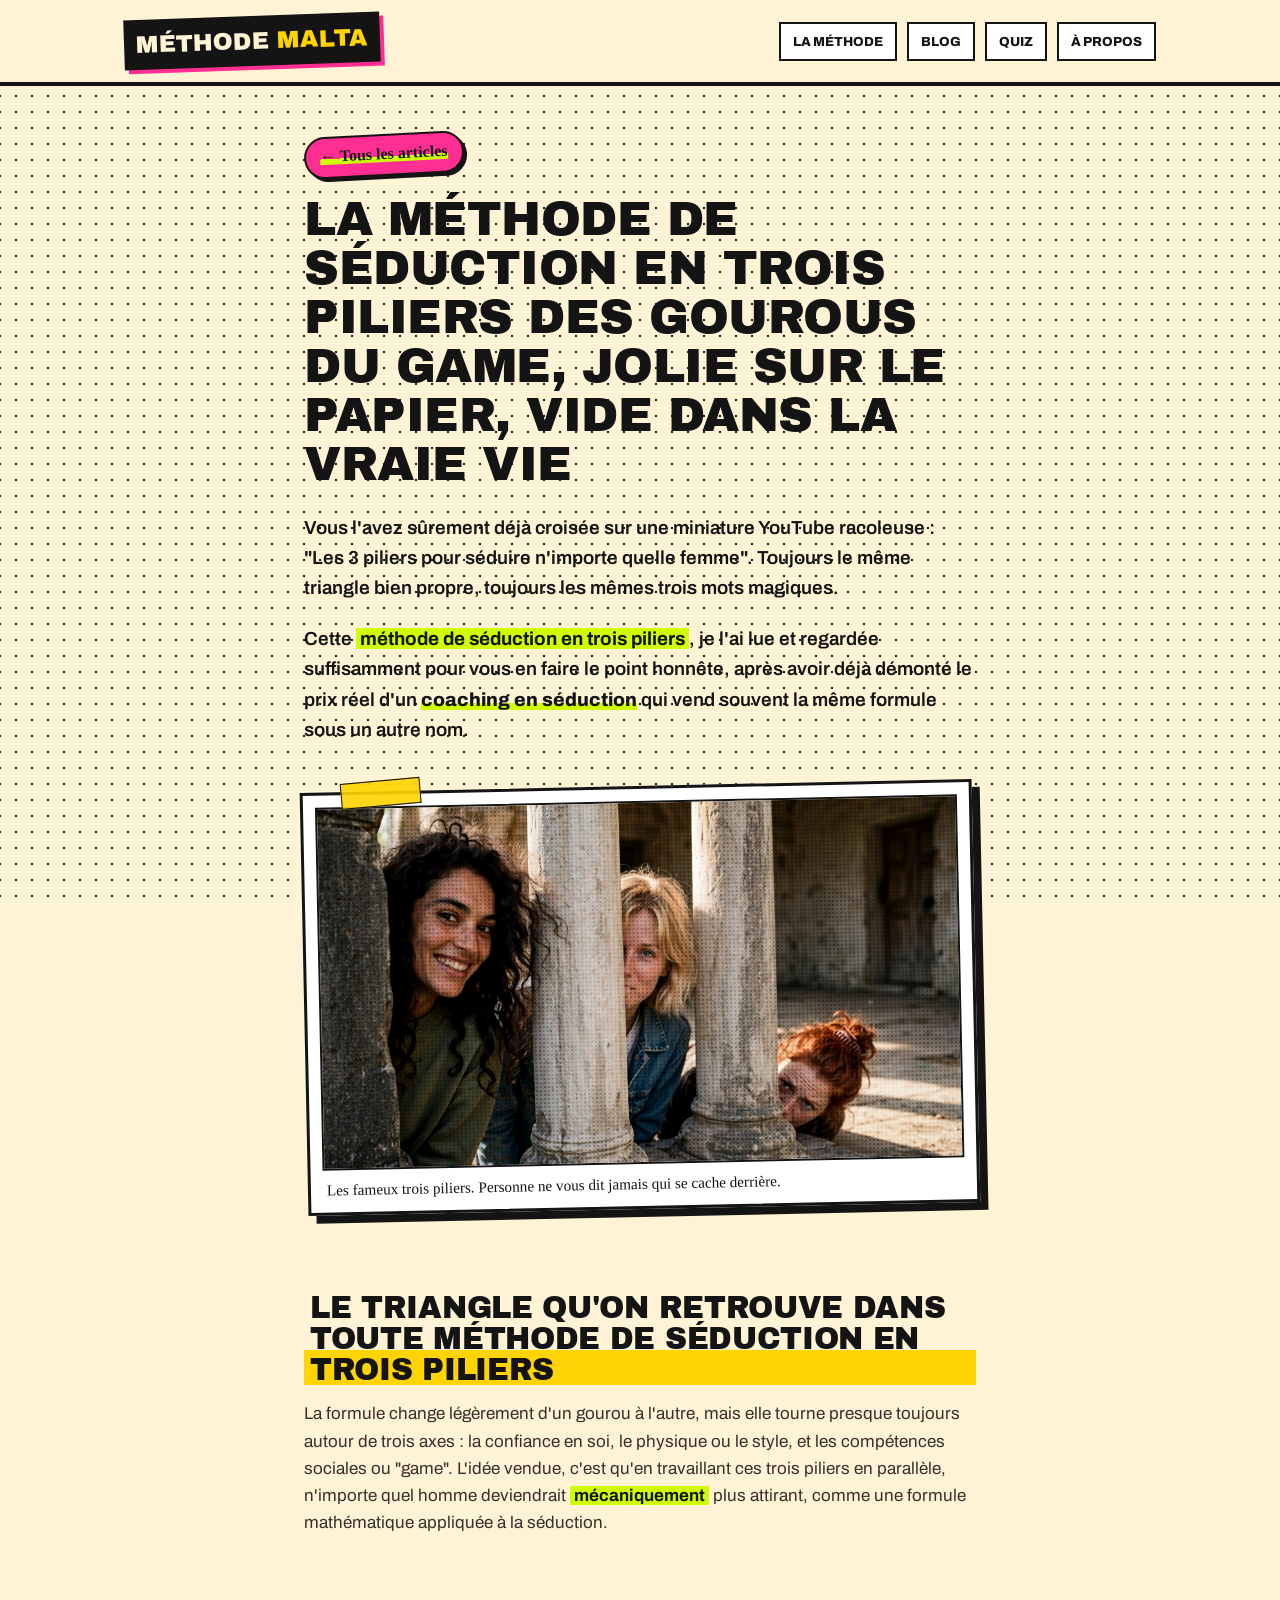
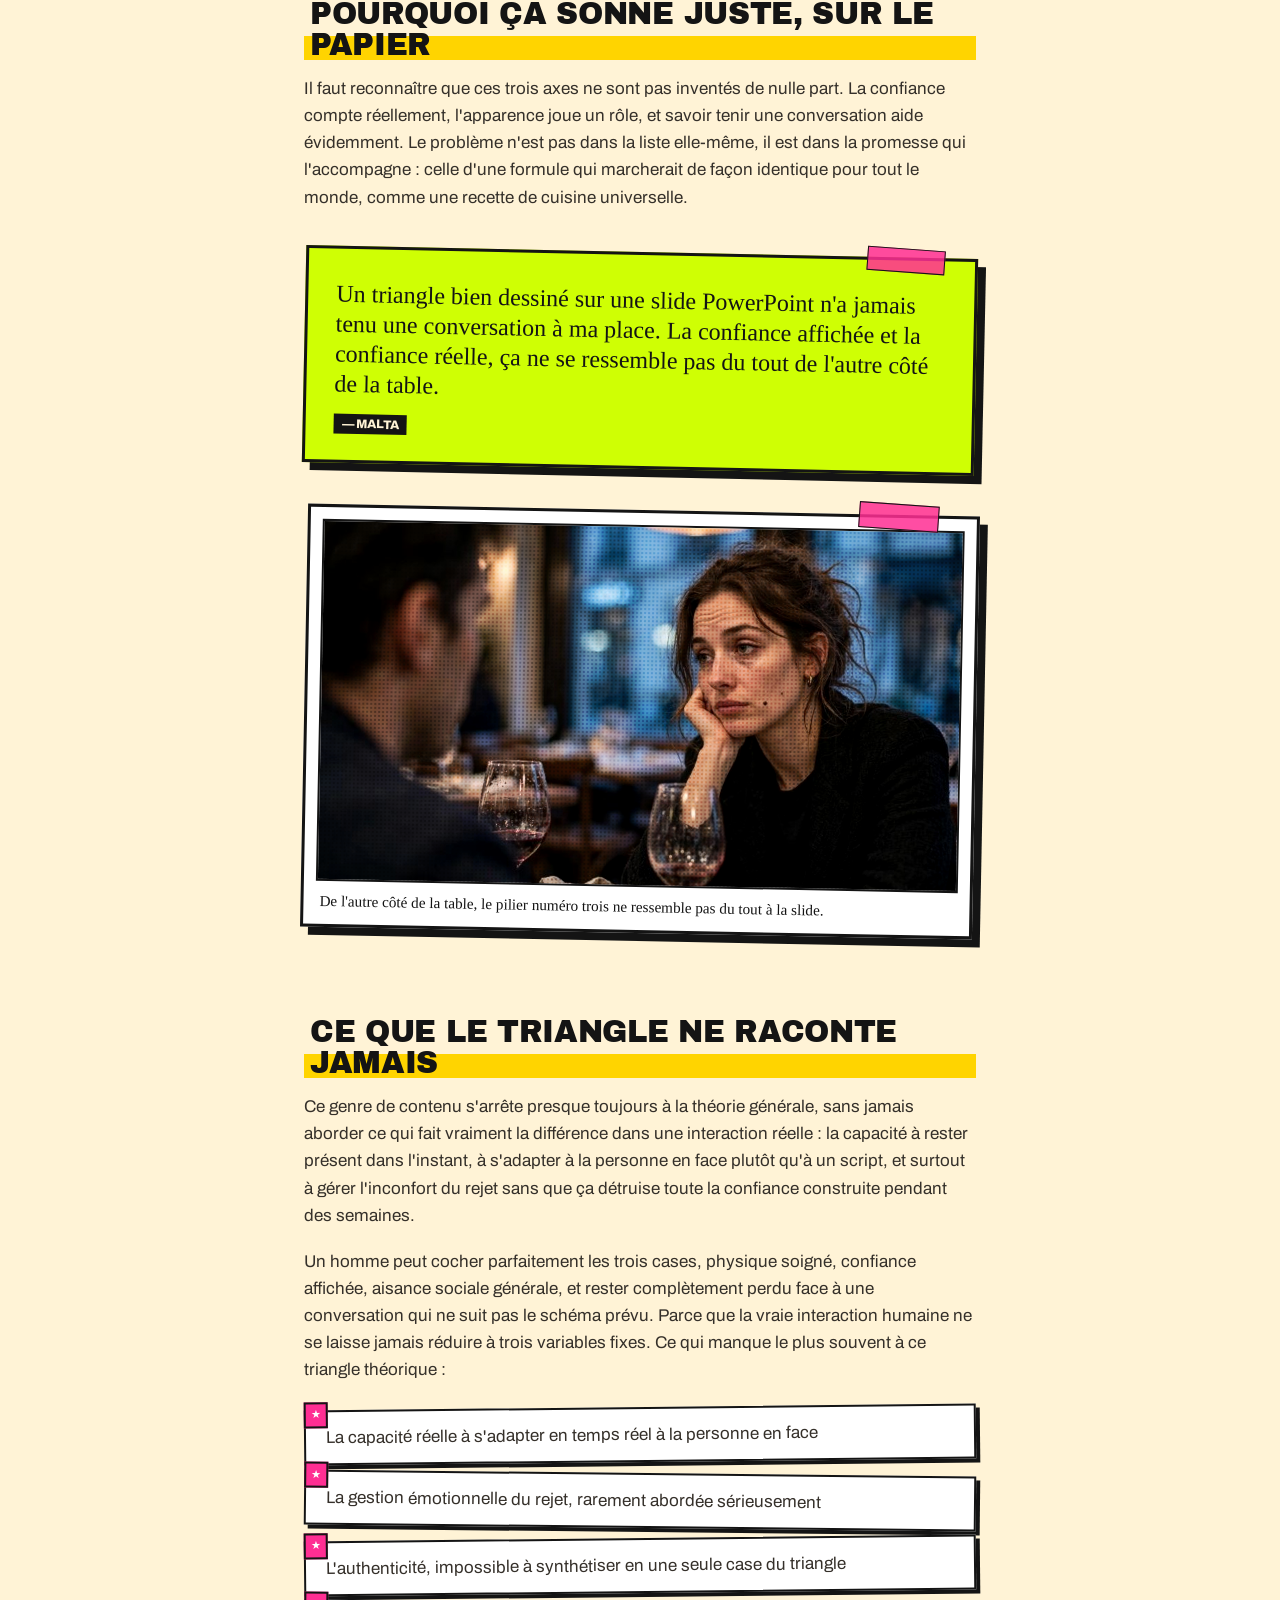
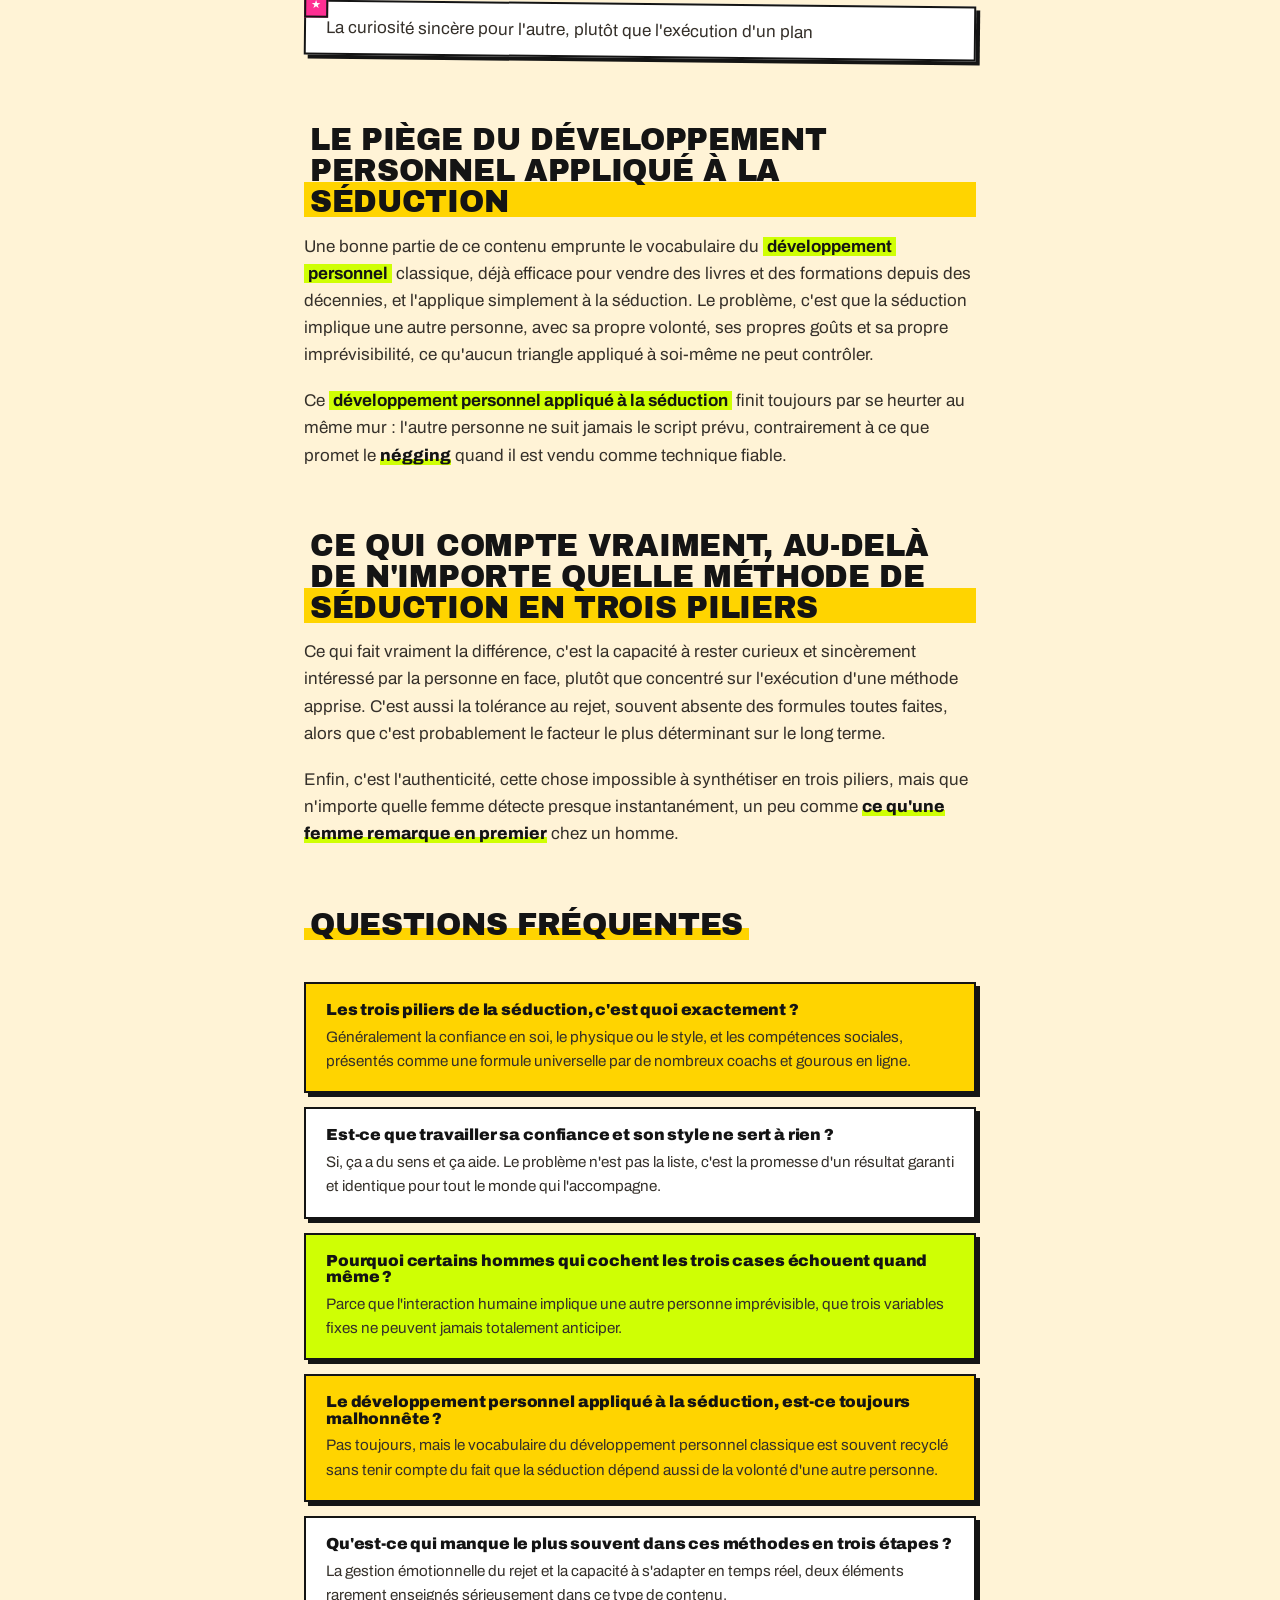
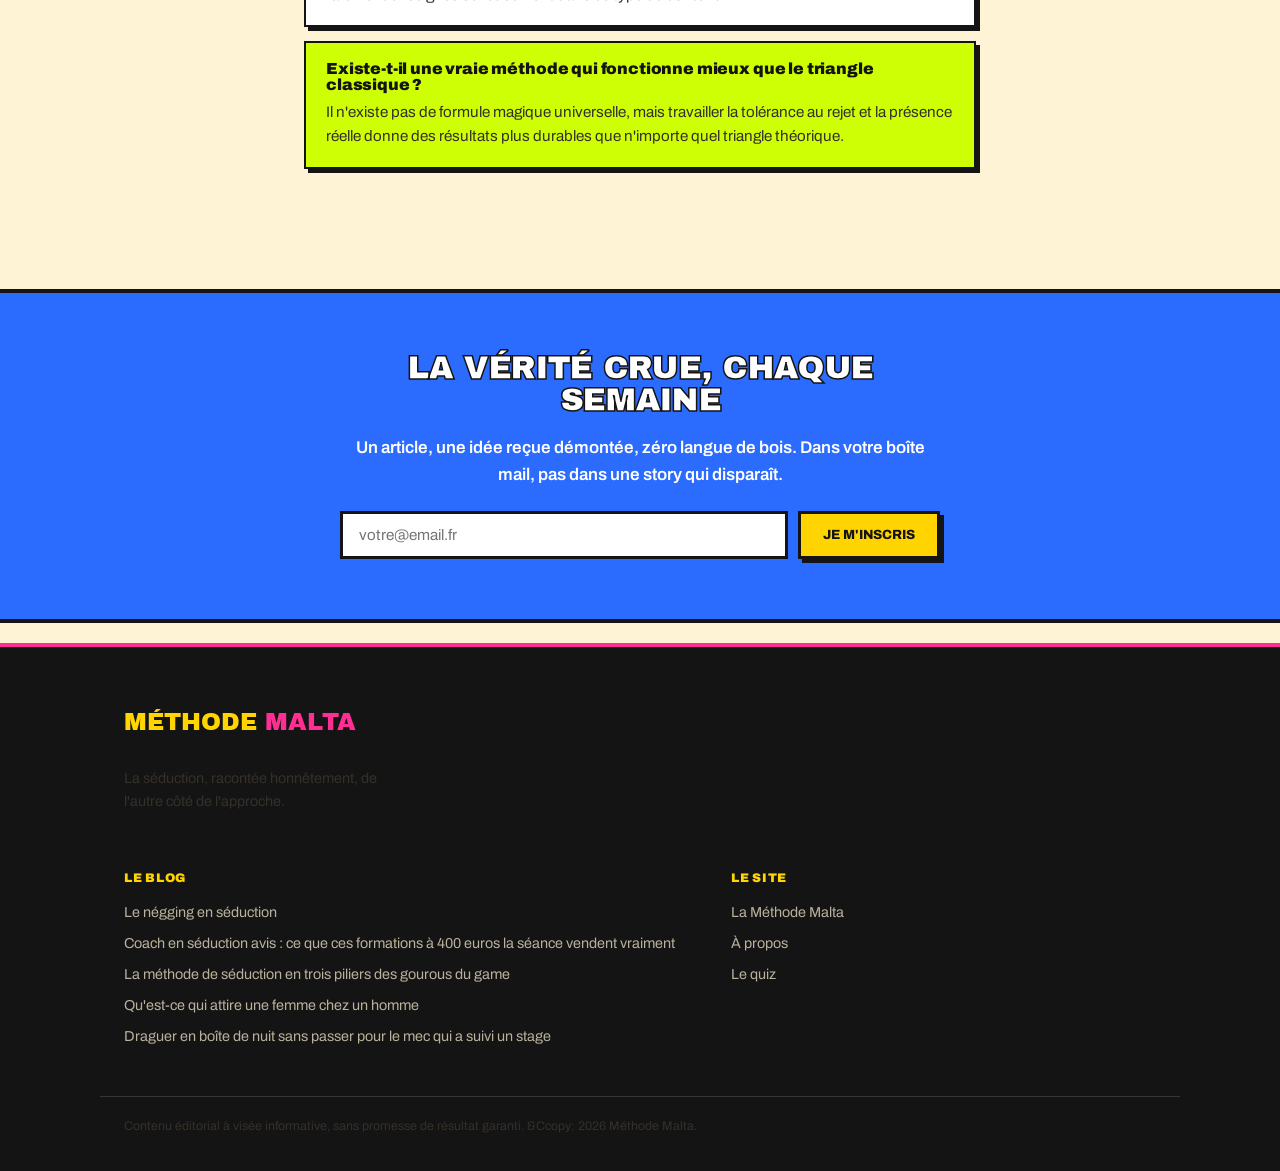
<file: blog/trois-piliers.html>
<!DOCTYPE html>
<html lang="fr">
<head>
<meta charset="UTF-8">
<meta name="viewport" content="width=device-width, initial-scale=1.0">
<title>Méthode de séduction en trois piliers, pourquoi ça ne suffit pas (Méthode Malta) | Méthode Malta</title>
<meta name="description" content="Malta analyse la fameuse méthode en trois piliers vendue par les gourous de la séduction, et pourquoi elle s'effondre au premier vrai obstacle.">
<link rel="canonical" href="https://methodemaltarencontre.fr/blog/trois-piliers.html">
<meta name="robots" content="index, follow">
<meta property="og:title" content="Méthode de séduction en trois piliers, pourquoi ça ne suffit pas (Méthode Malta) | Méthode Malta">
<meta property="og:description" content="Malta analyse la fameuse méthode en trois piliers vendue par les gourous de la séduction, et pourquoi elle s'effondre au premier vrai obstacle.">
<link rel="preconnect" href="https://fonts.googleapis.com">
<link rel="preconnect" href="https://fonts.gstatic.com" crossorigin>
<link href="https://fonts.googleapis.com/css2?family=Archivo+Black&family=Permanent+Marker&family=Archivo:wght@400;500;600;700;800;900&display=swap" rel="stylesheet">
<link rel="stylesheet" href="../css/style.css">
</head>
<body>
<header class="site-header">
  <div class="wrap header-inner">
    <a class="logo" href="../index.html">M&eacute;thode <span>Malta</span></a>
    <nav class="main-nav">
      <a href="../methode.html">La M&eacute;thode</a>
      <a href="../blog/index.html">Blog</a>
      <a href="../quiz.html">Quiz</a>
      <a href="../a-propos.html">&Agrave; propos</a>
    </nav>
  </div>
</header>
<main>
  <article class="wrap article-page">
    <p class="kicker"><a href="../blog/index.html">&larr; Tous les articles</a></p>
    <h1>La méthode de séduction en trois piliers des gourous du game, jolie sur le papier, vide dans la vraie vie</h1>
    <p class="lead">Vous l'avez sûrement déjà croisée sur une miniature YouTube racoleuse : "Les 3 piliers pour séduire n'importe quelle femme". Toujours le même triangle bien propre, toujours les mêmes trois mots magiques.</p>
<p class="lead">Cette <strong>méthode de séduction en trois piliers</strong>, je l'ai lue et regardée suffisamment pour vous en faire le point honnête, après avoir déjà démonté le prix réel d'un <a href="coach-seduction.html">coaching en séduction</a> qui vend souvent la même formule sous un autre nom.</p>
    <figure class="photo-frame">
  <div class="photo-media">
    <img src="../images/blog/piliers-colonnes.jpg" width="925" height="520" loading="eager" alt="Trois femmes cachées derrière trois colonnes de pierre, sortant la tête pour regarder l'objectif">
  </div>
  <figcaption>Les fameux trois piliers. Personne ne vous dit jamais qui se cache derrière.</figcaption>
</figure>

    <h2>Le triangle qu'on retrouve dans toute méthode de séduction en trois piliers</h2>
<p>La formule change légèrement d'un gourou à l'autre, mais elle tourne presque toujours autour de trois axes : la confiance en soi, le physique ou le style, et les compétences sociales ou "game". L'idée vendue, c'est qu'en travaillant ces trois piliers en parallèle, n'importe quel homme deviendrait <strong>mécaniquement</strong> plus attirant, comme une formule mathématique appliquée à la séduction.</p>
<h2>Pourquoi ça sonne juste, sur le papier</h2>
<p>Il faut reconnaître que ces trois axes ne sont pas inventés de nulle part. La confiance compte réellement, l'apparence joue un rôle, et savoir tenir une conversation aide évidemment. Le problème n'est pas dans la liste elle-même, il est dans la promesse qui l'accompagne : celle d'une formule qui marcherait de façon identique pour tout le monde, comme une recette de cuisine universelle.</p>
<blockquote class="malta-take">
  <span class="malta-take-mark">&ldquo;</span>
  <p>Un triangle bien dessiné sur une slide PowerPoint n'a jamais tenu une conversation à ma place. La confiance affichée et la confiance réelle, ça ne se ressemble pas du tout de l'autre côté de la table.</p>
  <cite>&mdash; Malta</cite>
</blockquote><figure class="photo-frame tilt-right">
  <div class="photo-media">
    <img src="../images/blog/piliers-table.jpg" width="922" height="518" loading="lazy" alt="Une femme attablée au restaurant, peu convaincue par son interlocuteur">
  </div>
  <figcaption>De l'autre côté de la table, le pilier numéro trois ne ressemble pas du tout à la slide.</figcaption>
</figure><h2>Ce que le triangle ne raconte jamais</h2>
<p>Ce genre de contenu s'arrête presque toujours à la théorie générale, sans jamais aborder ce qui fait vraiment la différence dans une interaction réelle : la capacité à rester présent dans l'instant, à s'adapter à la personne en face plutôt qu'à un script, et surtout à gérer l'inconfort du rejet sans que ça détruise toute la confiance construite pendant des semaines.</p>
<p>Un homme peut cocher parfaitement les trois cases, physique soigné, confiance affichée, aisance sociale générale, et rester complètement perdu face à une conversation qui ne suit pas le schéma prévu. Parce que la vraie interaction humaine ne se laisse jamais réduire à trois variables fixes. Ce qui manque le plus souvent à ce triangle théorique :</p>
<ul class="check-list">
<li>La capacité réelle à s'adapter en temps réel à la personne en face</li>
<li>La gestion émotionnelle du rejet, rarement abordée sérieusement</li>
<li>L'authenticité, impossible à synthétiser en une seule case du triangle</li>
<li>La curiosité sincère pour l'autre, plutôt que l'exécution d'un plan</li>
</ul>
<h2>Le piège du développement personnel appliqué à la séduction</h2>
<p>Une bonne partie de ce contenu emprunte le vocabulaire du <strong>développement personnel</strong> classique, déjà efficace pour vendre des livres et des formations depuis des décennies, et l'applique simplement à la séduction. Le problème, c'est que la séduction implique une autre personne, avec sa propre volonté, ses propres goûts et sa propre imprévisibilité, ce qu'aucun triangle appliqué à soi-même ne peut contrôler.</p>
<p>Ce <strong>développement personnel appliqué à la séduction</strong> finit toujours par se heurter au même mur : l'autre personne ne suit jamais le script prévu, contrairement à ce que promet le <a href="negging.html">négging</a> quand il est vendu comme technique fiable.</p>
<h2>Ce qui compte vraiment, au-delà de n'importe quelle méthode de séduction en trois piliers</h2>
<p>Ce qui fait vraiment la différence, c'est la capacité à rester curieux et sincèrement intéressé par la personne en face, plutôt que concentré sur l'exécution d'une méthode apprise. C'est aussi la tolérance au rejet, souvent absente des formules toutes faites, alors que c'est probablement le facteur le plus déterminant sur le long terme.</p>
<p>Enfin, c'est l'authenticité, cette chose impossible à synthétiser en trois piliers, mais que n'importe quelle femme détecte presque instantanément, un peu comme <a href="femme-remarque.html">ce qu'une femme remarque en premier</a> chez un homme.</p>

    <h2>Questions fr&eacute;quentes</h2>
    <div class="faq-block">
<div class="faq-item"><h3>Les trois piliers de la séduction, c'est quoi exactement ?</h3><p>Généralement la confiance en soi, le physique ou le style, et les compétences sociales, présentés comme une formule universelle par de nombreux coachs et gourous en ligne.</p></div>
<div class="faq-item"><h3>Est-ce que travailler sa confiance et son style ne sert à rien ?</h3><p>Si, ça a du sens et ça aide. Le problème n'est pas la liste, c'est la promesse d'un résultat garanti et identique pour tout le monde qui l'accompagne.</p></div>
<div class="faq-item"><h3>Pourquoi certains hommes qui cochent les trois cases échouent quand même ?</h3><p>Parce que l'interaction humaine implique une autre personne imprévisible, que trois variables fixes ne peuvent jamais totalement anticiper.</p></div>
<div class="faq-item"><h3>Le développement personnel appliqué à la séduction, est-ce toujours malhonnête ?</h3><p>Pas toujours, mais le vocabulaire du développement personnel classique est souvent recyclé sans tenir compte du fait que la séduction dépend aussi de la volonté d'une autre personne.</p></div>
<div class="faq-item"><h3>Qu'est-ce qui manque le plus souvent dans ces méthodes en trois étapes ?</h3><p>La gestion émotionnelle du rejet et la capacité à s'adapter en temps réel, deux éléments rarement enseignés sérieusement dans ce type de contenu.</p></div>
<div class="faq-item"><h3>Existe-t-il une vraie méthode qui fonctionne mieux que le triangle classique ?</h3><p>Il n'existe pas de formule magique universelle, mais travailler la tolérance au rejet et la présence réelle donne des résultats plus durables que n'importe quel triangle théorique.</p></div>
</div>
  </article>
  <section class="newsletter-block">
  <div class="newsletter-inner">
    <h3>La v&eacute;rit&eacute; crue, chaque semaine</h3>
    <p>Un article, une id&eacute;e re&ccedil;ue d&eacute;mont&eacute;e, zéro langue de bois. Dans votre bo&icirc;te mail, pas dans une story qui dispara&icirc;t.</p>
    <form class="newsletter-form" onsubmit="return false;">
      <input type="email" placeholder="votre@email.fr" required>
      <button type="submit">Je m'inscris</button>
    </form>
  </div>
</section>
</main>
<footer class="site-footer">
  <div class="wrap footer-inner">
    <div>
      <p class="logo footer-logo">M&eacute;thode <span>Malta</span></p>
      <p class="footer-tag">La s&eacute;duction, racont&eacute;e honn&ecirc;tement, de l'autre c&ocirc;t&eacute; de l'approche.</p>
    </div>
    <div class="footer-cols">
      <div>
        <p class="footer-h">Le blog</p>
        <a href="../blog/negging.html">Le négging en séduction</a>
<a href="../blog/coach-seduction.html">Coach en séduction avis : ce que ces formations à 400 euros la séance vendent vraiment</a>
<a href="../blog/trois-piliers.html">La méthode de séduction en trois piliers des gourous du game</a>
<a href="../blog/femme-remarque.html">Qu'est-ce qui attire une femme chez un homme</a>
<a href="../blog/boite-de-nuit.html">Draguer en boîte de nuit sans passer pour le mec qui a suivi un stage</a>
      </div>
      <div>
        <p class="footer-h">Le site</p>
        <a href="../methode.html">La M&eacute;thode Malta</a>
        <a href="../a-propos.html">&Agrave; propos</a>
        <a href="../quiz.html">Le quiz</a>
      </div>
    </div>
  </div>
  <div class="wrap footer-legal">
    <p>Contenu &eacute;ditorial &agrave; vis&eacute;e informative, sans promesse de r&eacute;sultat garanti. &Ccopy; 2026 Méthode Malta.</p>
  </div>
</footer>
</body>
</html>
</file>
<file: css/styles.css>
*, *::before, *::after { box-sizing: border-box; margin: 0; padding: 0; }
html, body { height: 100%; overflow: hidden; }

body {
  font-family: 'Inter', sans-serif;
  font-weight: 300;
  color: #fff;
}

.bg {
  position: fixed; inset: 0; z-index: 0;
  transform: scaleX(-1);
  background: url('../images/background.jpg') center center / cover no-repeat;
}

.bg::after {
  content: '';
  position: absolute; inset: 0;
  transform: scaleX(-1);
  background:
    linear-gradient(to right,
      rgba(4,4,12,0.97) 0%,
      rgba(4,4,12,0.93) 28%,
      rgba(4,4,12,0.52) 46%,
      rgba(4,4,12,0.0)  60%,
      rgba(4,4,12,0.0) 100%
    ),
    linear-gradient(to bottom,
      rgba(4,4,12,0.4) 0%,
      transparent 12%,
      transparent 88%,
      rgba(4,4,12,0.5) 100%
    );
}

.page {
  position: relative; z-index: 1;
  height: 100vh;
  display: flex;
  flex-direction: column;
}

nav {
  padding: 1.4rem 4vw;
  display: flex;
  justify-content: space-between;
  align-items: center;
  flex-shrink: 0;
}

.logo {
  font-family: 'Bebas Neue', sans-serif;
  font-size: 1.3rem;
  letter-spacing: 0.1em;
  color: #fff;
}
.logo span { color: #e8453c; }

.nav-tag {
  font-size: 0.65rem;
  font-weight: 500;
  letter-spacing: 0.22em;
  text-transform: uppercase;
  color: rgba(255,255,255,0.45);
  border: 1px solid rgba(255,255,255,0.15);
  padding: 0.38rem 0.9rem;
  display: flex;
  align-items: center;
  gap: 0.5rem;
}

.dot {
  width: 6px; height: 6px;
  border-radius: 50%;
  background: #e8453c;
  animation: blink 2s ease-in-out infinite;
  flex-shrink: 0;
}
@keyframes blink { 0%,100%{opacity:1;} 50%{opacity:0.1;} }

.main {
  flex: 1;
  display: flex;
  align-items: center;
  padding: 0 4vw 1rem;
  min-height: 0;
}

.content {
  width: min(500px, 46vw);
  display: flex;
  flex-direction: column;
}

.eyebrow {
  font-size: 0.72rem;
  font-weight: 600;
  letter-spacing: 0.28em;
  text-transform: uppercase;
  color: #e8453c;
  margin-bottom: 1rem;
  opacity: 0;
  animation: up 0.7s 0.05s ease forwards;
}

h1 {
  font-family: 'Bebas Neue', sans-serif;
  font-size: clamp(3.2rem, 5.2vw, 5.6rem);
  line-height: 0.95;
  letter-spacing: 0.02em;
  margin-bottom: 1.3rem;
  text-shadow: 0 2px 30px rgba(0,0,0,0.5);
  opacity: 0;
  animation: up 0.7s 0.15s ease forwards;
}
h1 .red { color: #e8453c; }

.lead {
  font-size: clamp(1.05rem, 1.5vw, 1.2rem);
  font-weight: 400;
  line-height: 1.65;
  color: rgba(255,255,255,0.88);
  margin-bottom: 1.4rem;
  opacity: 0;
  animation: up 0.7s 0.25s ease forwards;
}

.body {
  font-size: clamp(0.92rem, 1.15vw, 1.05rem);
  line-height: 1.85;
  color: rgba(255,255,255,0.55);
  margin-bottom: 1.8rem;
  opacity: 0;
  animation: up 0.7s 0.35s ease forwards;
}

/* KEY TIPS */
.pillars {
  display: flex;
  gap: 0;
  border: 1px solid rgba(255,255,255,0.1);
  margin-bottom: 1.8rem;
  opacity: 0;
  animation: up 0.7s 0.45s ease forwards;
}

.pillar {
  flex: 1;
  padding: 1rem 1.1rem;
  border-right: 1px solid rgba(255,255,255,0.1);
  background: rgba(4,4,12,0.6);
  backdrop-filter: blur(12px);
}
.pillar:last-child { border-right: none; }

.pillar-icon {
  font-size: 1rem;
  color: #e8453c;
  margin-bottom: 0.4rem;
  line-height: 1;
}

.pillar-title {
  font-size: 0.76rem;
  font-weight: 600;
  letter-spacing: 0.08em;
  text-transform: uppercase;
  color: rgba(255,255,255,0.92);
  margin-bottom: 0.25rem;
}

.pillar-sub {
  font-size: 0.72rem;
  color: rgba(255,255,255,0.38);
  line-height: 1.45;
}

.cta-row {
  display: flex;
  align-items: center;
  gap: 1.2rem;
  opacity: 0;
  animation: up 0.7s 0.55s ease forwards;
}

.btn {
  display: inline-flex;
  align-items: center;
  gap: 0.7rem;
  padding: 0.95rem 1.9rem;
  background: #e8453c;
  color: #fff;
  font-size: 0.7rem;
  font-weight: 600;
  letter-spacing: 0.18em;
  text-transform: uppercase;
  cursor: default;
  border: none;
  transition: background 0.22s;
}
.btn:hover { background: #c42d25; }

.btn-arrow {
  width: 14px; height: 1px;
  background: #fff;
  position: relative;
  transition: width 0.2s;
}
.btn-arrow::after {
  content: '';
  position: absolute;
  right: 0; top: -3px;
  width: 6px; height: 6px;
  border-right: 1.5px solid #fff;
  border-top: 1.5px solid #fff;
  transform: rotate(45deg);
}
.btn:hover .btn-arrow { width: 20px; }

.soon {
  font-size: 0.7rem;
  color: rgba(255,255,255,0.28);
  letter-spacing: 0.1em;
}

footer {
  padding: 1rem 4vw;
  display: flex;
  justify-content: space-between;
  align-items: center;
  border-top: 1px solid rgba(255,255,255,0.07);
  flex-shrink: 0;
}
.footer-logo {
  font-family: 'Bebas Neue', sans-serif;
  font-size: 0.9rem;
  letter-spacing: 0.1em;
  color: rgba(255,255,255,0.2);
}
.footer-logo span { color: rgba(232,69,60,0.5); }
.footer-copy {
  font-size: 0.62rem;
  letter-spacing: 0.1em;
  color: rgba(255,255,255,0.18);
}

@keyframes up {
  from { opacity:0; transform:translateY(14px); }
  to   { opacity:1; transform:translateY(0); }
}
</file>
<file: css/style.css>
:root {
  --paper: #FFF3D6;
  --paper-2: #FFEAAE;
  --ink: #141414;
  --pink: #FF2E93;
  --yellow: #FFD400;
  --lime: #CFFF04;
  --blue: #2B6CFF;
  --text-soft: #35302A;
  --font-display: "Archivo Black", sans-serif;
  --font-marker: "Permanent Marker", cursive;
  --font-body: "Archivo", sans-serif;
}

* { box-sizing: border-box; }
img { max-width: 100%; height: auto; display: block; }
html { scroll-behavior: smooth; overflow-x: clip; }

body {
  margin: 0;
  font-family: var(--font-body);
  color: var(--ink);
  background: var(--paper);
  line-height: 1.6;
  font-size: 17px;
  background-image: radial-gradient(var(--ink) 0.8px, transparent 0.8px);
  background-size: 16px 16px;
  background-attachment: fixed;
  background-position: -8px -8px;
}
body { background-color: var(--paper); }
body::before { content: none; }

.wrap { max-width: 1080px; margin: 0 auto; padding: 0 24px; }
a { color: inherit; text-decoration: none; }

::selection { background: var(--pink); color: #fff; }

h1, h2, h3 {
  font-family: var(--font-display);
  font-weight: 400;
  line-height: 1.02;
  margin: 0 0 0.5em;
  color: var(--ink);
  overflow-wrap: break-word;
  text-transform: uppercase;
  letter-spacing: -0.01em;
}
h1 { font-size: 3rem; }
h2 {
  font-size: 1.9rem;
  margin-top: 1.4em;
  display: inline-block;
  background: linear-gradient(to top, var(--yellow) 38%, transparent 38%);
  padding: 0 6px;
}
h3 { font-size: 1.1rem; text-transform: none; font-family: var(--font-body); font-weight: 800; }

p { margin: 0 0 1.1em; color: var(--text-soft); overflow-wrap: break-word; }
strong { color: var(--ink); background: var(--lime); padding: 0 4px; box-decoration-break: clone; -webkit-box-decoration-break: clone; }

.kicker {
  font-family: var(--font-marker);
  font-size: 1rem;
  color: var(--ink);
  background: var(--pink);
  display: inline-block;
  padding: 5px 14px 7px;
  border: 2.5px solid var(--ink);
  border-radius: 999px;
  transform: rotate(-3deg);
  margin-bottom: 1.2em;
  box-shadow: 3px 3px 0 var(--ink);
}
.kicker a { color: #fff; }

/* ---------- header ---------- */
.site-header { background: var(--paper); border-bottom: 4px solid var(--ink); position: sticky; top: 0; z-index: 20; }
.header-inner { display: flex; align-items: center; justify-content: space-between; padding: 16px 24px; }
.logo {
  font-family: var(--font-display); font-size: 1.5rem; text-transform: uppercase;
  background: var(--ink); color: var(--paper); padding: 6px 12px; transform: rotate(-2deg); display: inline-block;
  box-shadow: 4px 4px 0 var(--pink);
}
.logo span { color: var(--yellow); }
.main-nav { display: flex; gap: 10px; flex-wrap: wrap; }
.main-nav a {
  font-family: var(--font-body); font-weight: 800; font-size: 0.82rem; text-transform: uppercase;
  border: 2px solid var(--ink); padding: 7px 12px; background: #fff;
}
.main-nav a:hover { background: var(--lime); box-shadow: 3px 3px 0 var(--ink); transform: translate(-1px,-1px); }

/* ---------- hero ---------- */
.hero { padding: 56px 0 0; overflow: hidden; }
.hero-cover {
  position: relative;
  border-bottom: 4px solid var(--ink);
  padding: 30px 0 60px;
  background-color: var(--pink);
  background-image: url("../images/malta-hero.jpg");
  background-size: cover;
  background-position: left center;
}
.hero-cover::after {
  content: "";
  position: absolute;
  inset: 0;
  background: var(--pink);
  mix-blend-mode: multiply;
  opacity: 0.78;
}
.hero-cover::before {
  content: "";
  position: absolute;
  inset: 0;
  background-image: radial-gradient(rgba(20,20,20,0.9) 1px, transparent 1px);
  background-size: 5px 5px;
  mix-blend-mode: overlay;
  opacity: 0.5;
  z-index: 1;
}
.hero-inner { max-width: 620px; margin-left: auto; margin-right: 0; text-align: left; position: relative; z-index: 2; }
.hero h1 {
  color: var(--paper);
  font-size: 4rem;
  -webkit-text-stroke: 2px var(--ink);
  text-shadow: 4px 4px 0 var(--ink);
}
.hero-lead { font-size: 1.2rem; max-width: 580px; color: #fff; font-weight: 600; }
.hero-ctas { display: flex; gap: 16px; margin-top: 1.8em; flex-wrap: wrap; }
.btn-primary {
  background: var(--yellow); color: var(--ink); padding: 14px 26px; border: 3px solid var(--ink);
  font-family: var(--font-body); font-weight: 800; font-size: 0.88rem; text-transform: uppercase;
  box-shadow: 5px 5px 0 var(--ink); transform: rotate(-1deg);
}
.btn-primary:hover { transform: translate(2px,2px) rotate(-1deg); box-shadow: 3px 3px 0 var(--ink); }
.btn-outline-light {
  background: #fff; color: var(--ink); padding: 13px 24px; border: 3px solid var(--ink);
  font-family: var(--font-body); font-weight: 800; font-size: 0.88rem; text-transform: uppercase;
  box-shadow: 5px 5px 0 var(--ink); transform: rotate(1deg);
}
.btn-outline-light:hover { transform: translate(2px,2px) rotate(1deg); box-shadow: 3px 3px 0 var(--ink); }

/* ---------- home intro (torn sticky notes) ---------- */
.intro-section { display: grid; grid-template-columns: 1fr 1fr; gap: 24px; padding: 48px 24px; }
.intro-block { padding: 26px; border: 3px solid var(--ink); background: var(--yellow); box-shadow: 6px 6px 0 var(--ink); transform: rotate(-1deg); }
.intro-section .intro-block:nth-child(2) { background: var(--lime); transform: rotate(1deg); }
.intro-block h3 { text-transform: uppercase; font-family: var(--font-display); font-size: 1.2rem; }
.intro-icon {
  float: right;
  width: 118px;
  height: auto;
  margin: -6px -6px 6px 16px;
  transform: rotate(4deg);
  filter: drop-shadow(3px 3px 0 var(--ink));
}
.intro-block:hover .intro-icon { transform: rotate(-3deg) scale(1.04); }
.intro-icon.on-left { float: left; margin: -6px 16px 6px -6px; transform: rotate(-4deg); }
.intro-block:hover .intro-icon.on-left { transform: rotate(3deg) scale(1.04); }
.intro-icon, .intro-block:hover .intro-icon { transition: transform .25s ease; }

/* ---------- blog / collage index ---------- */
.blog-section { padding: 8px 0 60px; }
.section-title { padding: 40px 24px 0; }
.blog-grid { display: grid; grid-template-columns: repeat(3, 1fr); gap: 22px; margin: 1.6em 0 1.8em; padding-inline: 8px; }
.blog-card {
  background: #fff;
  border: 3px solid var(--ink);
  padding: 22px;
  display: flex;
  flex-direction: column;
  box-shadow: 6px 6px 0 var(--ink);
  transform: rotate(-1.4deg);
}
.blog-grid .blog-card:nth-child(3n+1) { background: var(--yellow); transform: rotate(-2deg); }
.blog-grid .blog-card:nth-child(3n+2) { background: var(--lime); transform: rotate(1.5deg); }
.blog-grid .blog-card:nth-child(3n+3) { background: #fff; transform: rotate(-1deg); }
.blog-card:hover { transform: translate(-2px,-2px) rotate(0deg); box-shadow: 8px 8px 0 var(--ink); }
.blog-card .index-num {
  font-family: var(--font-marker); font-size: 1.3rem; color: var(--pink);
  background: var(--ink); display: inline-block; width: 34px; height: 34px; line-height: 34px; text-align: center;
  border-radius: 50%; margin-bottom: 12px;
}
.blog-card h3 { font-family: var(--font-display); text-transform: uppercase; font-size: 1.15rem; margin-bottom: 0.4em; }
.blog-card h3 a:hover { color: var(--pink); }
.blog-card p { font-size: 0.9rem; flex: 1; }
.btn-review {
  display: inline-block; margin-top: 10px; font-family: var(--font-body); font-size: 0.8rem; font-weight: 800;
  text-transform: uppercase; background: var(--ink); color: var(--paper); padding: 8px 14px; align-self: flex-start;
}
.btn-review:hover { background: var(--pink); }

.btn-outline {
  display: inline-block; margin: 24px 24px 0; padding: 13px 24px; border: 3px solid var(--ink);
  font-family: var(--font-body); font-weight: 800; font-size: 0.85rem; text-transform: uppercase;
  background: #fff; box-shadow: 5px 5px 0 var(--ink);
}
.btn-outline:hover { background: var(--lime); transform: translate(2px,2px); box-shadow: 3px 3px 0 var(--ink); }

/* ---------- article ---------- */
.article-page { max-width: 720px; padding-top: 48px; padding-bottom: 80px; }
.lead { font-size: 1.18rem; color: var(--ink); font-weight: 600; }

.check-list { list-style: none; padding: 0; margin: 1.4em 0; }
.check-list li {
  position: relative; padding: 12px 16px 12px 20px; margin-bottom: 10px; color: var(--text-soft);
  background: #fff; border: 2.5px solid var(--ink); box-shadow: 4px 4px 0 var(--ink);
}
.check-list li:nth-child(odd) { transform: rotate(-0.6deg); }
.check-list li:nth-child(even) { transform: rotate(0.6deg); }
.check-list li::before { content: "\2605"; position: absolute; left: -2px; top: -10px; background: var(--pink); color: #fff; font-size: 0.7rem; padding: 2px 5px; border: 2px solid var(--ink); }

.article-page a { color: var(--ink); font-weight: 800; text-decoration: none; background: linear-gradient(to top, var(--lime) 34%, transparent 34%); }
.article-page a:hover { background: linear-gradient(to top, var(--pink) 34%, transparent 34%); color: #fff; }

/* ---------- image slot (taped polaroid frame) ---------- */
.image-slot {
  margin: 2.2em 0;
  border: 3px solid var(--ink);
  padding: 22px;
  aspect-ratio: 16 / 9;
  display: flex;
  flex-direction: column;
  justify-content: flex-end;
  background: #fff;
  box-shadow: 7px 7px 0 var(--ink);
  transform: rotate(-1deg);
  position: relative;
}
.image-slot::before {
  content: "";
  position: absolute; top: -14px; left: 34px; width: 70px; height: 24px;
  background: rgba(255,212,0,0.85); border: 1.5px solid var(--ink); transform: rotate(-4deg);
}
.image-slot-label { font-family: var(--font-marker); font-size: 0.95rem; color: var(--pink); margin-bottom: 8px; }
.image-slot-prompt { font-size: 0.82rem; color: var(--text-soft); margin: 0; }

/* ---------- photo réelle (cadre fanzine, scotch + trame) ---------- */
.photo-frame {
  margin: 2.4em 0;
  border: 3px solid var(--ink);
  background: #fff;
  padding: 12px 12px 0;
  box-shadow: 8px 8px 0 var(--ink);
  transform: rotate(-1.2deg);
  position: relative;
}
.photo-frame::before {
  content: "";
  position: absolute; top: -14px; left: 38px; width: 78px; height: 24px;
  background: rgba(255,212,0,0.9); border: 1.5px solid var(--ink);
  transform: rotate(-4deg); z-index: 3;
}
.photo-frame.tilt-right { transform: rotate(1.1deg); }
.photo-frame.tilt-right::before { left: auto; right: 38px; background: rgba(255,46,147,0.85); transform: rotate(3deg); }
.photo-media { position: relative; line-height: 0; border: 2px solid var(--ink); }
.photo-media img { width: 100%; display: block; filter: contrast(1.07) saturate(0.9); }
.photo-media::after {
  content: ""; position: absolute; inset: 0;
  background-image: radial-gradient(rgba(20,20,20,0.85) 1px, transparent 1px);
  background-size: 4px 4px; mix-blend-mode: overlay; opacity: 0.45; pointer-events: none;
}
.photo-frame figcaption {
  font-family: var(--font-marker); font-size: 0.95rem; color: var(--ink);
  padding: 10px 4px 12px; line-height: 1.35;
}
.photo-aside { max-width: 340px; float: right; margin: 0.4em 0 1.4em 1.8em; }

/* ---------- vignette des cartes du blog ---------- */
.card-thumb {
  display: block; position: relative; margin: -22px -22px 16px; border-bottom: 3px solid var(--ink);
  line-height: 0; overflow: hidden;
}
.card-thumb img { width: 100%; aspect-ratio: 16 / 9; object-fit: cover; filter: contrast(1.06) saturate(0.88); }
.card-thumb::after {
  content: ""; position: absolute; inset: 0;
  background-image: radial-gradient(rgba(20,20,20,0.85) 1px, transparent 1px);
  background-size: 4px 4px; mix-blend-mode: overlay; opacity: 0.4;
}
.blog-card:hover .card-thumb img { filter: contrast(1.06) saturate(1.05); }

/* ---------- malta take (sticky note collage) ---------- */
.malta-take {
  margin: 2.4em 0;
  background: var(--lime);
  color: var(--ink);
  border: 3px solid var(--ink);
  padding: 30px 28px 24px;
  position: relative;
  transform: rotate(1.2deg);
  box-shadow: 8px 8px 0 var(--ink);
}
.malta-take::before {
  content: ""; position: absolute; top: -12px; right: 30px; width: 76px; height: 22px;
  background: rgba(255,46,147,0.85); border: 1.5px solid var(--ink); transform: rotate(3deg);
}
.malta-take-mark { display: none; }
.malta-take p { color: var(--ink); font-family: var(--font-marker); font-size: 1.5rem; line-height: 1.25; margin: 0 0 10px; }
.malta-take cite { font-style: normal; font-family: var(--font-body); font-weight: 800; font-size: 0.78rem; text-transform: uppercase; background: var(--ink); color: var(--paper); padding: 3px 8px; }

/* ---------- faq ---------- */
.faq-block { margin-top: 1.6em; display: grid; gap: 14px; }
.faq-item { border: 2.5px solid var(--ink); padding: 18px 20px; background: #fff; box-shadow: 4px 4px 0 var(--ink); }
.faq-block .faq-item:nth-child(3n+1) { background: var(--yellow); }
.faq-block .faq-item:nth-child(3n+2) { background: #fff; }
.faq-block .faq-item:nth-child(3n+3) { background: var(--lime); }
.faq-item h3 { font-family: var(--font-body); font-weight: 900; font-size: 1rem; color: var(--ink); margin-bottom: 0.4em; }
.faq-item p { margin: 0; font-size: 0.95rem; }

/* ---------- newsletter ---------- */
.newsletter-block { background: var(--blue); padding: 60px 24px; margin-top: 40px; border-top: 4px solid var(--ink); border-bottom: 4px solid var(--ink); }
.newsletter-inner { max-width: 600px; margin: 0 auto; text-align: center; }
.newsletter-inner h3 { color: #fff; font-family: var(--font-display); text-transform: uppercase; font-size: 2rem; -webkit-text-stroke: 1.5px var(--ink); }
.newsletter-inner p { color: #fff; font-weight: 600; }
.newsletter-form { display: flex; gap: 10px; margin-top: 1.3em; flex-wrap: wrap; justify-content: center; }
.newsletter-form input { flex: 1; min-width: 220px; padding: 13px 16px; border: 3px solid var(--ink); font-family: var(--font-body); font-size: 0.95rem; }
.newsletter-form button {
  background: var(--yellow); color: var(--ink); border: 3px solid var(--ink); padding: 13px 22px;
  font-family: var(--font-body); font-weight: 800; text-transform: uppercase; cursor: pointer; box-shadow: 4px 4px 0 var(--ink);
}
.newsletter-form button:hover { background: var(--pink); color: #fff; transform: translate(2px,2px); box-shadow: 2px 2px 0 var(--ink); }

/* ---------- quiz ---------- */
.quiz-question { background: #fff; border: 3px solid var(--ink); padding: 28px; margin-top: 1.5em; box-shadow: 7px 7px 0 var(--ink); }
.quiz-answers { display: flex; flex-direction: column; gap: 12px; margin-top: 1.2em; }
.quiz-answer-btn {
  text-align: left; background: var(--paper); border: 2.5px solid var(--ink); padding: 14px 18px;
  font-family: var(--font-body); font-weight: 700; font-size: 0.96rem; cursor: pointer;
}
.quiz-answer-btn:hover { background: var(--lime); box-shadow: 3px 3px 0 var(--ink); transform: translate(-1px,-1px); }
.quiz-progress { font-family: var(--font-body); font-weight: 800; font-size: 0.8rem; text-transform: uppercase; color: var(--text-soft); margin-top: 1.2em; text-align: right; }
.quiz-result { background: var(--pink); color: #fff; border: 3px solid var(--ink); padding: 34px; text-align: center; margin-top: 1.5em; box-shadow: 8px 8px 0 var(--ink); }
.quiz-result h2 { color: #fff; -webkit-text-stroke: 1px var(--ink); }
.quiz-result .btn-outline { background: var(--yellow); color: var(--ink); margin-top: 1em; }

/* ---------- footer ---------- */
.site-footer { background: var(--ink); color: rgba(255,243,214,0.75); padding: 56px 0 0; margin-top: 20px; border-top: 4px solid var(--pink); }
.footer-inner { display: flex; justify-content: space-between; gap: 40px; padding-bottom: 40px; flex-wrap: wrap; }
.footer-tag { font-size: 0.9rem; max-width: 280px; }
.footer-cols { display: flex; gap: 56px; }
.footer-h { font-family: var(--font-body); font-weight: 900; color: var(--yellow); font-size: 0.78rem; text-transform: uppercase; letter-spacing: 0.06em; margin-bottom: 12px; }
.footer-cols a, .footer-inner > div a { display: block; font-size: 0.9rem; color: rgba(255,243,214,0.7); margin-bottom: 8px; }
.footer-cols a:hover { color: var(--lime); }
.footer-legal { border-top: 1px solid rgba(255,243,214,0.15); padding: 20px 24px; font-size: 0.78rem; color: rgba(255,243,214,0.5); }
.footer-logo { background: none; box-shadow: none; transform: none; padding: 0; color: var(--yellow); }
.footer-logo span { color: var(--pink); }

/* ---------- responsive ---------- */
@media (max-width: 860px) {
  .intro-section { grid-template-columns: 1fr; padding: 36px 20px 10px; }
  .intro-icon { width: 92px; margin: -2px -2px 4px 12px; }
  .intro-icon.on-left { margin: -2px 12px 4px -2px; }
  .blog-grid { grid-template-columns: repeat(2, 1fr); }
  .hero h1 { font-size: 2.6rem; }
  h1 { font-size: 2.1rem; }
  h2 { font-size: 1.5rem; }
}
@media (max-width: 600px) {
  .wrap { padding: 0 16px; }
  body { font-size: 16px; background-size: 12px 12px; }
  .hero { padding: 40px 0 0; }
  .hero-cover { padding: 24px 0 44px; }
  .hero-inner { max-width: 100%; margin-left: 0; }
  .hero-cover::after { opacity: 0.88; }
  .hero h1 { font-size: 2rem; }
  h1 { font-size: 1.7rem; }
  h2 { font-size: 1.25rem; }
  .blog-grid { grid-template-columns: 1fr; }
  .malta-take p { font-size: 1.2rem; }
  .header-inner { padding: 12px 16px; flex-wrap: wrap; gap: 10px; }
  .main-nav { gap: 6px; }
  .main-nav a { padding: 5px 8px; font-size: 0.72rem; }
  .photo-aside { float: none; max-width: 100%; margin: 1.8em 0; }
  .photo-frame, .photo-frame.tilt-right { transform: rotate(0deg); box-shadow: 5px 5px 0 var(--ink); }
}
</file>
<file: _old/site/css/style.css>
:root {
  --paper: #FFF3D6;
  --paper-2: #FFEAAE;
  --ink: #141414;
  --pink: #FF2E93;
  --yellow: #FFD400;
  --lime: #CFFF04;
  --blue: #2B6CFF;
  --text-soft: #35302A;
  --font-display: "Archivo Black", sans-serif;
  --font-marker: "Permanent Marker", cursive;
  --font-body: "Archivo", sans-serif;
}

* { box-sizing: border-box; }
img { max-width: 100%; height: auto; display: block; }
html { scroll-behavior: smooth; overflow-x: clip; }

body {
  margin: 0;
  font-family: var(--font-body);
  color: var(--ink);
  background: var(--paper);
  line-height: 1.6;
  font-size: 17px;
  background-image: radial-gradient(var(--ink) 0.8px, transparent 0.8px);
  background-size: 16px 16px;
  background-attachment: fixed;
  background-position: -8px -8px;
}
body { background-color: var(--paper); }
body::before { content: none; }

.wrap { max-width: 1080px; margin: 0 auto; padding: 0 24px; }
a { color: inherit; text-decoration: none; }

::selection { background: var(--pink); color: #fff; }

h1, h2, h3 {
  font-family: var(--font-display);
  font-weight: 400;
  line-height: 1.02;
  margin: 0 0 0.5em;
  color: var(--ink);
  overflow-wrap: break-word;
  text-transform: uppercase;
  letter-spacing: -0.01em;
}
h1 { font-size: 3rem; }
h2 {
  font-size: 1.9rem;
  margin-top: 1.4em;
  display: inline-block;
  background: linear-gradient(to top, var(--yellow) 38%, transparent 38%);
  padding: 0 6px;
}
h3 { font-size: 1.1rem; text-transform: none; font-family: var(--font-body); font-weight: 800; }

p { margin: 0 0 1.1em; color: var(--text-soft); overflow-wrap: break-word; }
strong { color: var(--ink); background: var(--lime); padding: 0 4px; box-decoration-break: clone; -webkit-box-decoration-break: clone; }

.kicker {
  font-family: var(--font-marker);
  font-size: 1rem;
  color: var(--ink);
  background: var(--pink);
  display: inline-block;
  padding: 5px 14px 7px;
  border: 2.5px solid var(--ink);
  border-radius: 999px;
  transform: rotate(-3deg);
  margin-bottom: 1.2em;
  box-shadow: 3px 3px 0 var(--ink);
}
.kicker a { color: #fff; }

/* ---------- header ---------- */
.site-header { background: var(--paper); border-bottom: 4px solid var(--ink); position: sticky; top: 0; z-index: 20; }
.header-inner { display: flex; align-items: center; justify-content: space-between; padding: 16px 24px; }
.logo {
  font-family: var(--font-display); font-size: 1.5rem; text-transform: uppercase;
  background: var(--ink); color: var(--paper); padding: 6px 12px; transform: rotate(-2deg); display: inline-block;
  box-shadow: 4px 4px 0 var(--pink);
}
.logo span { color: var(--yellow); }
.main-nav { display: flex; gap: 10px; flex-wrap: wrap; }
.main-nav a {
  font-family: var(--font-body); font-weight: 800; font-size: 0.82rem; text-transform: uppercase;
  border: 2px solid var(--ink); padding: 7px 12px; background: #fff;
}
.main-nav a:hover { background: var(--lime); box-shadow: 3px 3px 0 var(--ink); transform: translate(-1px,-1px); }

/* ---------- hero ---------- */
.hero { padding: 56px 0 0; overflow: hidden; }
.hero-cover {
  position: relative;
  border-bottom: 4px solid var(--ink);
  padding: 30px 0 60px;
  background-color: var(--pink);
  background-image: url("../images/malta-hero.jpg");
  background-size: cover;
  background-position: left center;
}
.hero-cover::after {
  content: "";
  position: absolute;
  inset: 0;
  background: var(--pink);
  mix-blend-mode: multiply;
  opacity: 0.78;
}
.hero-cover::before {
  content: "";
  position: absolute;
  inset: 0;
  background-image: radial-gradient(rgba(20,20,20,0.9) 1px, transparent 1px);
  background-size: 5px 5px;
  mix-blend-mode: overlay;
  opacity: 0.5;
  z-index: 1;
}
.hero-inner { max-width: 620px; margin-left: auto; margin-right: 0; text-align: left; position: relative; z-index: 2; }
.hero h1 {
  color: var(--paper);
  font-size: 4rem;
  -webkit-text-stroke: 2px var(--ink);
  text-shadow: 4px 4px 0 var(--ink);
}
.hero-lead { font-size: 1.2rem; max-width: 580px; color: #fff; font-weight: 600; }
.hero-ctas { display: flex; gap: 16px; margin-top: 1.8em; flex-wrap: wrap; }
.btn-primary {
  background: var(--yellow); color: var(--ink); padding: 14px 26px; border: 3px solid var(--ink);
  font-family: var(--font-body); font-weight: 800; font-size: 0.88rem; text-transform: uppercase;
  box-shadow: 5px 5px 0 var(--ink); transform: rotate(-1deg);
}
.btn-primary:hover { transform: translate(2px,2px) rotate(-1deg); box-shadow: 3px 3px 0 var(--ink); }
.btn-outline-light {
  background: #fff; color: var(--ink); padding: 13px 24px; border: 3px solid var(--ink);
  font-family: var(--font-body); font-weight: 800; font-size: 0.88rem; text-transform: uppercase;
  box-shadow: 5px 5px 0 var(--ink); transform: rotate(1deg);
}
.btn-outline-light:hover { transform: translate(2px,2px) rotate(1deg); box-shadow: 3px 3px 0 var(--ink); }

/* ---------- home intro (torn sticky notes) ---------- */
.intro-section { display: grid; grid-template-columns: 1fr 1fr; gap: 24px; padding: 48px 24px; }
.intro-block { padding: 26px; border: 3px solid var(--ink); background: var(--yellow); box-shadow: 6px 6px 0 var(--ink); transform: rotate(-1deg); }
.intro-section .intro-block:nth-child(2) { background: var(--lime); transform: rotate(1deg); }
.intro-block h3 { text-transform: uppercase; font-family: var(--font-display); font-size: 1.2rem; }
.intro-icon {
  float: right;
  width: 118px;
  height: auto;
  margin: -6px -6px 6px 16px;
  transform: rotate(4deg);
  filter: drop-shadow(3px 3px 0 var(--ink));
}
.intro-block:hover .intro-icon { transform: rotate(-3deg) scale(1.04); }
.intro-icon.on-left { float: left; margin: -6px 16px 6px -6px; transform: rotate(-4deg); }
.intro-block:hover .intro-icon.on-left { transform: rotate(3deg) scale(1.04); }
.intro-icon, .intro-block:hover .intro-icon { transition: transform .25s ease; }

/* ---------- blog / collage index ---------- */
.blog-section { padding: 8px 0 60px; }
.section-title { padding: 40px 24px 0; }
.blog-grid { display: grid; grid-template-columns: repeat(3, 1fr); gap: 22px; margin: 1.6em 0 1.8em; padding-inline: 8px; }
.blog-card {
  background: #fff;
  border: 3px solid var(--ink);
  padding: 22px;
  display: flex;
  flex-direction: column;
  box-shadow: 6px 6px 0 var(--ink);
  transform: rotate(-1.4deg);
}
.blog-grid .blog-card:nth-child(3n+1) { background: var(--yellow); transform: rotate(-2deg); }
.blog-grid .blog-card:nth-child(3n+2) { background: var(--lime); transform: rotate(1.5deg); }
.blog-grid .blog-card:nth-child(3n+3) { background: #fff; transform: rotate(-1deg); }
.blog-card:hover { transform: translate(-2px,-2px) rotate(0deg); box-shadow: 8px 8px 0 var(--ink); }
.blog-card .index-num {
  font-family: var(--font-marker); font-size: 1.3rem; color: var(--pink);
  background: var(--ink); display: inline-block; width: 34px; height: 34px; line-height: 34px; text-align: center;
  border-radius: 50%; margin-bottom: 12px;
}
.blog-card h3 { font-family: var(--font-display); text-transform: uppercase; font-size: 1.15rem; margin-bottom: 0.4em; }
.blog-card h3 a:hover { color: var(--pink); }
.blog-card p { font-size: 0.9rem; flex: 1; }
.btn-review {
  display: inline-block; margin-top: 10px; font-family: var(--font-body); font-size: 0.8rem; font-weight: 800;
  text-transform: uppercase; background: var(--ink); color: var(--paper); padding: 8px 14px; align-self: flex-start;
}
.btn-review:hover { background: var(--pink); }

.btn-outline {
  display: inline-block; margin: 24px 24px 0; padding: 13px 24px; border: 3px solid var(--ink);
  font-family: var(--font-body); font-weight: 800; font-size: 0.85rem; text-transform: uppercase;
  background: #fff; box-shadow: 5px 5px 0 var(--ink);
}
.btn-outline:hover { background: var(--lime); transform: translate(2px,2px); box-shadow: 3px 3px 0 var(--ink); }

/* ---------- article ---------- */
.article-page { max-width: 720px; padding-top: 48px; padding-bottom: 80px; }
.lead { font-size: 1.18rem; color: var(--ink); font-weight: 600; }

.check-list { list-style: none; padding: 0; margin: 1.4em 0; }
.check-list li {
  position: relative; padding: 12px 16px 12px 20px; margin-bottom: 10px; color: var(--text-soft);
  background: #fff; border: 2.5px solid var(--ink); box-shadow: 4px 4px 0 var(--ink);
}
.check-list li:nth-child(odd) { transform: rotate(-0.6deg); }
.check-list li:nth-child(even) { transform: rotate(0.6deg); }
.check-list li::before { content: "\2605"; position: absolute; left: -2px; top: -10px; background: var(--pink); color: #fff; font-size: 0.7rem; padding: 2px 5px; border: 2px solid var(--ink); }

.article-page a { color: var(--ink); font-weight: 800; text-decoration: none; background: linear-gradient(to top, var(--lime) 34%, transparent 34%); }
.article-page a:hover { background: linear-gradient(to top, var(--pink) 34%, transparent 34%); color: #fff; }

/* ---------- image slot (taped polaroid frame) ---------- */
.image-slot {
  margin: 2.2em 0;
  border: 3px solid var(--ink);
  padding: 22px;
  aspect-ratio: 16 / 9;
  display: flex;
  flex-direction: column;
  justify-content: flex-end;
  background: #fff;
  box-shadow: 7px 7px 0 var(--ink);
  transform: rotate(-1deg);
  position: relative;
}
.image-slot::before {
  content: "";
  position: absolute; top: -14px; left: 34px; width: 70px; height: 24px;
  background: rgba(255,212,0,0.85); border: 1.5px solid var(--ink); transform: rotate(-4deg);
}
.image-slot-label { font-family: var(--font-marker); font-size: 0.95rem; color: var(--pink); margin-bottom: 8px; }
.image-slot-prompt { font-size: 0.82rem; color: var(--text-soft); margin: 0; }

/* ---------- photo réelle (cadre fanzine, scotch + trame) ---------- */
.photo-frame {
  margin: 2.4em 0;
  border: 3px solid var(--ink);
  background: #fff;
  padding: 12px 12px 0;
  box-shadow: 8px 8px 0 var(--ink);
  transform: rotate(-1.2deg);
  position: relative;
}
.photo-frame::before {
  content: "";
  position: absolute; top: -14px; left: 38px; width: 78px; height: 24px;
  background: rgba(255,212,0,0.9); border: 1.5px solid var(--ink);
  transform: rotate(-4deg); z-index: 3;
}
.photo-frame.tilt-right { transform: rotate(1.1deg); }
.photo-frame.tilt-right::before { left: auto; right: 38px; background: rgba(255,46,147,0.85); transform: rotate(3deg); }
.photo-media { position: relative; line-height: 0; border: 2px solid var(--ink); }
.photo-media img { width: 100%; display: block; filter: contrast(1.07) saturate(0.9); }
.photo-media::after {
  content: ""; position: absolute; inset: 0;
  background-image: radial-gradient(rgba(20,20,20,0.85) 1px, transparent 1px);
  background-size: 4px 4px; mix-blend-mode: overlay; opacity: 0.45; pointer-events: none;
}
.photo-frame figcaption {
  font-family: var(--font-marker); font-size: 0.95rem; color: var(--ink);
  padding: 10px 4px 12px; line-height: 1.35;
}
.photo-aside { max-width: 340px; float: right; margin: 0.4em 0 1.4em 1.8em; }

/* ---------- vignette des cartes du blog ---------- */
.card-thumb {
  display: block; position: relative; margin: -22px -22px 16px; border-bottom: 3px solid var(--ink);
  line-height: 0; overflow: hidden;
}
.card-thumb img { width: 100%; aspect-ratio: 16 / 9; object-fit: cover; filter: contrast(1.06) saturate(0.88); }
.card-thumb::after {
  content: ""; position: absolute; inset: 0;
  background-image: radial-gradient(rgba(20,20,20,0.85) 1px, transparent 1px);
  background-size: 4px 4px; mix-blend-mode: overlay; opacity: 0.4;
}
.blog-card:hover .card-thumb img { filter: contrast(1.06) saturate(1.05); }

/* ---------- malta take (sticky note collage) ---------- */
.malta-take {
  margin: 2.4em 0;
  background: var(--lime);
  color: var(--ink);
  border: 3px solid var(--ink);
  padding: 30px 28px 24px;
  position: relative;
  transform: rotate(1.2deg);
  box-shadow: 8px 8px 0 var(--ink);
}
.malta-take::before {
  content: ""; position: absolute; top: -12px; right: 30px; width: 76px; height: 22px;
  background: rgba(255,46,147,0.85); border: 1.5px solid var(--ink); transform: rotate(3deg);
}
.malta-take-mark { display: none; }
.malta-take p { color: var(--ink); font-family: var(--font-marker); font-size: 1.5rem; line-height: 1.25; margin: 0 0 10px; }
.malta-take cite { font-style: normal; font-family: var(--font-body); font-weight: 800; font-size: 0.78rem; text-transform: uppercase; background: var(--ink); color: var(--paper); padding: 3px 8px; }

/* ---------- faq ---------- */
.faq-block { margin-top: 1.6em; display: grid; gap: 14px; }
.faq-item { border: 2.5px solid var(--ink); padding: 18px 20px; background: #fff; box-shadow: 4px 4px 0 var(--ink); }
.faq-block .faq-item:nth-child(3n+1) { background: var(--yellow); }
.faq-block .faq-item:nth-child(3n+2) { background: #fff; }
.faq-block .faq-item:nth-child(3n+3) { background: var(--lime); }
.faq-item h3 { font-family: var(--font-body); font-weight: 900; font-size: 1rem; color: var(--ink); margin-bottom: 0.4em; }
.faq-item p { margin: 0; font-size: 0.95rem; }

/* ---------- newsletter ---------- */
.newsletter-block { background: var(--blue); padding: 60px 24px; margin-top: 40px; border-top: 4px solid var(--ink); border-bottom: 4px solid var(--ink); }
.newsletter-inner { max-width: 600px; margin: 0 auto; text-align: center; }
.newsletter-inner h3 { color: #fff; font-family: var(--font-display); text-transform: uppercase; font-size: 2rem; -webkit-text-stroke: 1.5px var(--ink); }
.newsletter-inner p { color: #fff; font-weight: 600; }
.newsletter-form { display: flex; gap: 10px; margin-top: 1.3em; flex-wrap: wrap; justify-content: center; }
.newsletter-form input { flex: 1; min-width: 220px; padding: 13px 16px; border: 3px solid var(--ink); font-family: var(--font-body); font-size: 0.95rem; }
.newsletter-form button {
  background: var(--yellow); color: var(--ink); border: 3px solid var(--ink); padding: 13px 22px;
  font-family: var(--font-body); font-weight: 800; text-transform: uppercase; cursor: pointer; box-shadow: 4px 4px 0 var(--ink);
}
.newsletter-form button:hover { background: var(--pink); color: #fff; transform: translate(2px,2px); box-shadow: 2px 2px 0 var(--ink); }

/* ---------- quiz ---------- */
.quiz-question { background: #fff; border: 3px solid var(--ink); padding: 28px; margin-top: 1.5em; box-shadow: 7px 7px 0 var(--ink); }
.quiz-answers { display: flex; flex-direction: column; gap: 12px; margin-top: 1.2em; }
.quiz-answer-btn {
  text-align: left; background: var(--paper); border: 2.5px solid var(--ink); padding: 14px 18px;
  font-family: var(--font-body); font-weight: 700; font-size: 0.96rem; cursor: pointer;
}
.quiz-answer-btn:hover { background: var(--lime); box-shadow: 3px 3px 0 var(--ink); transform: translate(-1px,-1px); }
.quiz-progress { font-family: var(--font-body); font-weight: 800; font-size: 0.8rem; text-transform: uppercase; color: var(--text-soft); margin-top: 1.2em; text-align: right; }
.quiz-result { background: var(--pink); color: #fff; border: 3px solid var(--ink); padding: 34px; text-align: center; margin-top: 1.5em; box-shadow: 8px 8px 0 var(--ink); }
.quiz-result h2 { color: #fff; -webkit-text-stroke: 1px var(--ink); }
.quiz-result .btn-outline { background: var(--yellow); color: var(--ink); margin-top: 1em; }

/* ---------- footer ---------- */
.site-footer { background: var(--ink); color: rgba(255,243,214,0.75); padding: 56px 0 0; margin-top: 20px; border-top: 4px solid var(--pink); }
.footer-inner { display: flex; justify-content: space-between; gap: 40px; padding-bottom: 40px; flex-wrap: wrap; }
.footer-tag { font-size: 0.9rem; max-width: 280px; }
.footer-cols { display: flex; gap: 56px; }
.footer-h { font-family: var(--font-body); font-weight: 900; color: var(--yellow); font-size: 0.78rem; text-transform: uppercase; letter-spacing: 0.06em; margin-bottom: 12px; }
.footer-cols a, .footer-inner > div a { display: block; font-size: 0.9rem; color: rgba(255,243,214,0.7); margin-bottom: 8px; }
.footer-cols a:hover { color: var(--lime); }
.footer-legal { border-top: 1px solid rgba(255,243,214,0.15); padding: 20px 24px; font-size: 0.78rem; color: rgba(255,243,214,0.5); }
.footer-logo { background: none; box-shadow: none; transform: none; padding: 0; color: var(--yellow); }
.footer-logo span { color: var(--pink); }

/* ---------- responsive ---------- */
@media (max-width: 860px) {
  .intro-section { grid-template-columns: 1fr; padding: 36px 20px 10px; }
  .intro-icon { width: 92px; margin: -2px -2px 4px 12px; }
  .intro-icon.on-left { margin: -2px 12px 4px -2px; }
  .blog-grid { grid-template-columns: repeat(2, 1fr); }
  .hero h1 { font-size: 2.6rem; }
  h1 { font-size: 2.1rem; }
  h2 { font-size: 1.5rem; }
}
@media (max-width: 600px) {
  .wrap { padding: 0 16px; }
  body { font-size: 16px; background-size: 12px 12px; }
  .hero { padding: 40px 0 0; }
  .hero-cover { padding: 24px 0 44px; }
  .hero-inner { max-width: 100%; margin-left: 0; }
  .hero-cover::after { opacity: 0.88; }
  .hero h1 { font-size: 2rem; }
  h1 { font-size: 1.7rem; }
  h2 { font-size: 1.25rem; }
  .blog-grid { grid-template-columns: 1fr; }
  .malta-take p { font-size: 1.2rem; }
  .header-inner { padding: 12px 16px; flex-wrap: wrap; gap: 10px; }
  .main-nav { gap: 6px; }
  .main-nav a { padding: 5px 8px; font-size: 0.72rem; }
  .photo-aside { float: none; max-width: 100%; margin: 1.8em 0; }
  .photo-frame, .photo-frame.tilt-right { transform: rotate(0deg); box-shadow: 5px 5px 0 var(--ink); }
}
</file>
